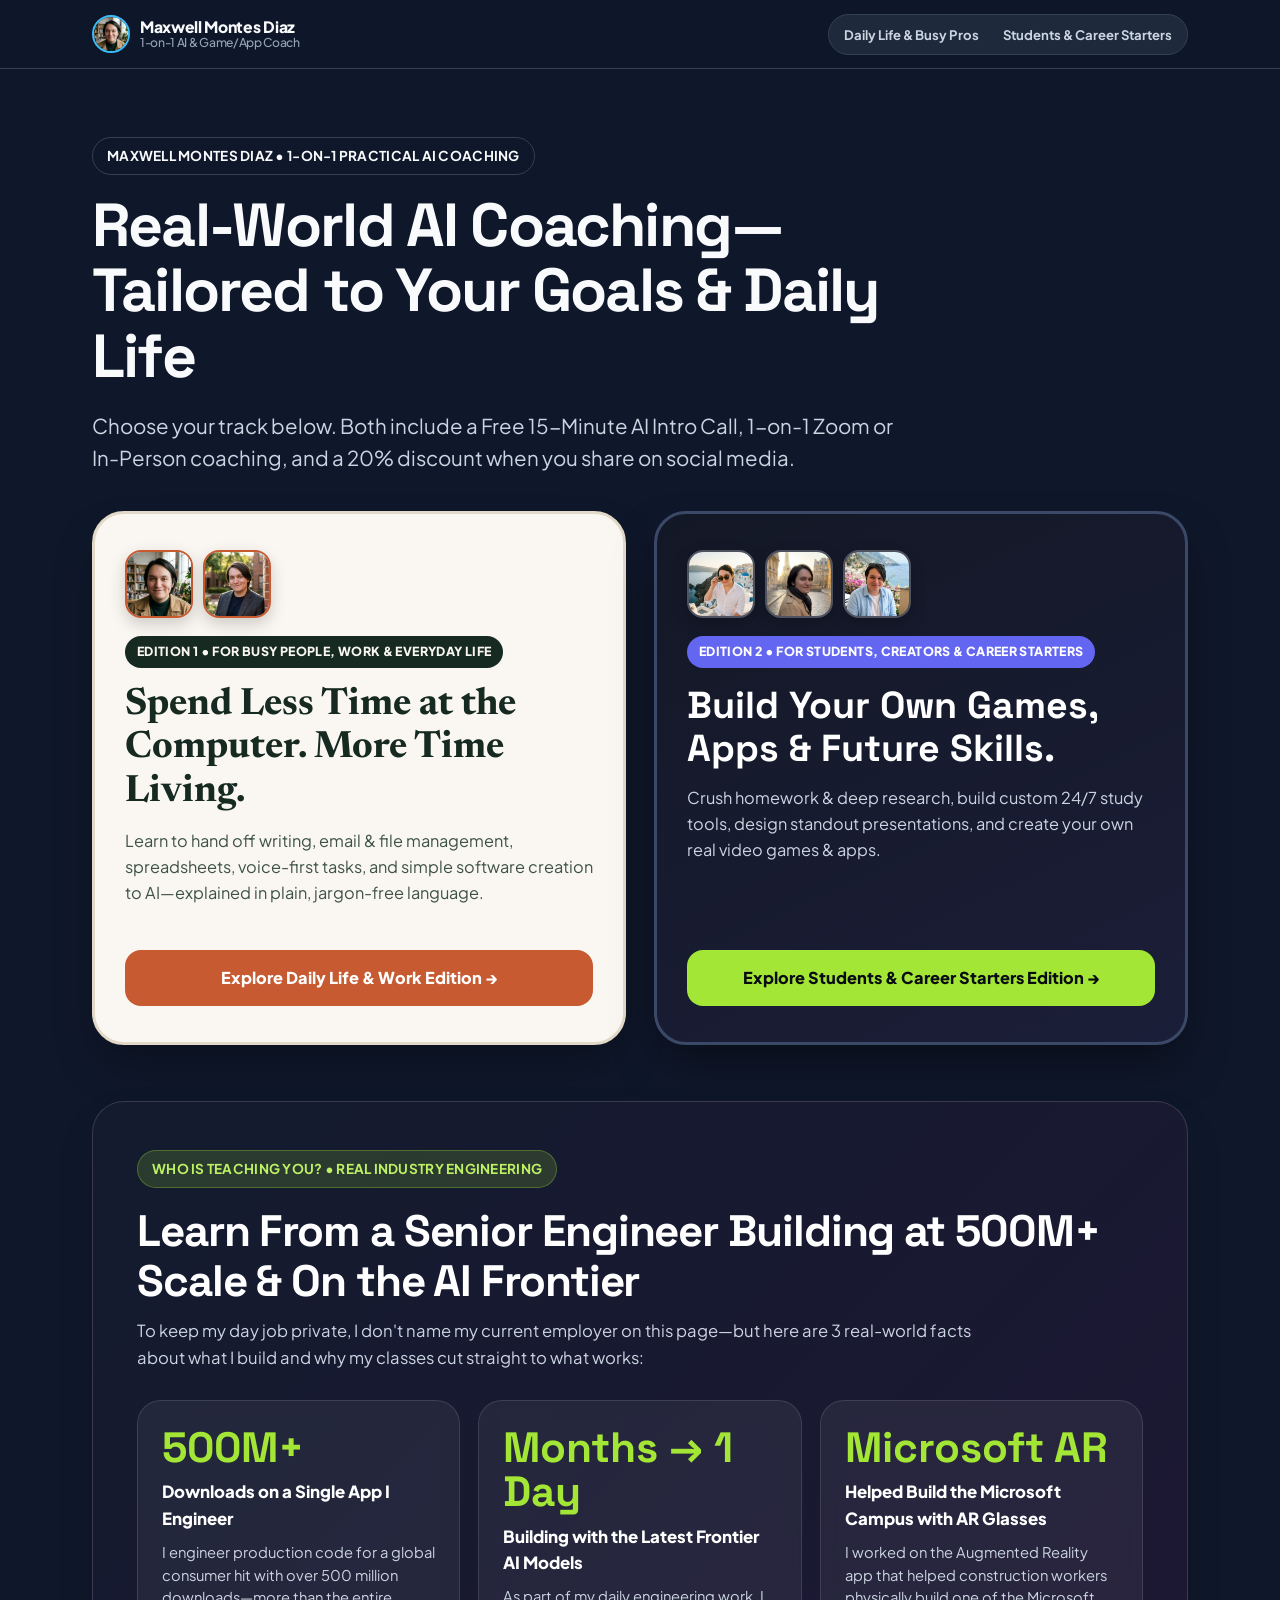
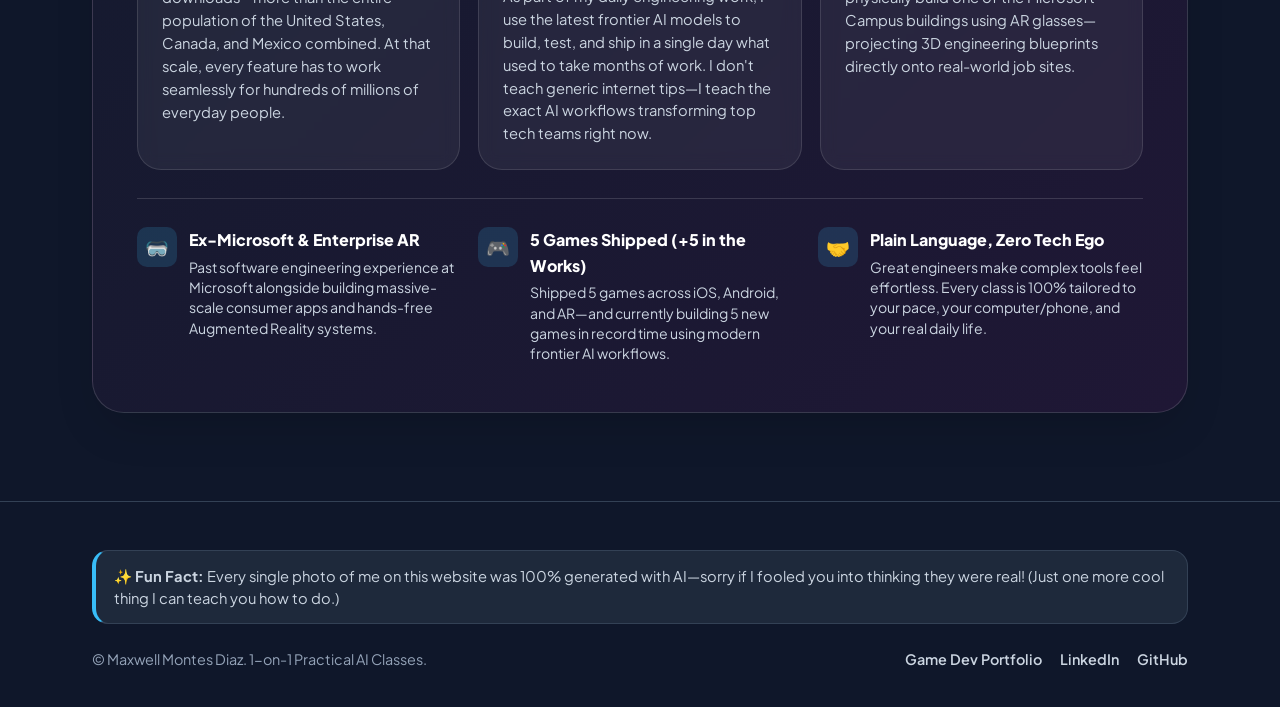
<file: index.html>
<!DOCTYPE html>
<html lang="en">
<head>
  <meta charset="utf-8" />
  <meta name="viewport" content="width=device-width, initial-scale=1" />
  <title>Maxwell Montes Diaz — 1-on-1 Practical AI, App &amp; Game Classes</title>
  <meta name="description" content="1-on-1 AI coaching by Maxwell Montes Diaz (Ex-Microsoft, 500M+ download app engineer &amp; frontier AI builder). Tailored tracks for Busy People &amp; Daily Life, and for Students, Creators &amp; Career Starters. Free 15-Min AI Intro Call!" />

  <!-- OpenGraph / WhatsApp / iMessage / Social Link Preview -->
  <meta property="og:type" content="website" />
  <meta property="og:site_name" content="Maxwell Montes Diaz • AI Coaching" />
  <meta property="og:title" content="Master AI for Daily Life — 1-on-1 Classes with Maxwell Montes Diaz" />
  <meta property="og:description" content="Free 15-Min AI Intro Call • Edition 1 (Daily Life &amp; Busy Pros): Spend less time at the computer. Edition 2 (Students &amp; Career Starters): Build your own games, apps &amp; study tools. 20% off when shared!" />
  <meta property="og:url" content="https://mascaz.github.io/AI-Lessons-Website/" />
  <meta property="og:image" content="https://mascaz.github.io/AI-Lessons-Website/assets/images/og-main.jpg" />
  <meta property="og:image:type" content="image/jpeg" />
  <meta property="og:image:width" content="1200" />
  <meta property="og:image:height" content="630" />
  <meta name="twitter:card" content="summary_large_image" />
  <meta name="twitter:title" content="Master AI for Daily Life — 1-on-1 Classes with Maxwell Montes Diaz" />
  <meta name="twitter:description" content="Free 15-Min AI Intro Call • Practical 1-on-1 AI, App &amp; Game Dev coaching." />
  <meta name="twitter:image" content="https://mascaz.github.io/AI-Lessons-Website/assets/images/og-main.jpg" />

  <!-- Google Fonts -->
  <link rel="preconnect" href="https://fonts.googleapis.com" />
  <link rel="preconnect" href="https://fonts.gstatic.com" crossorigin />
  <link href="https://fonts.googleapis.com/css2?family=Newsreader:ital,opsz,wght@0,6..72,600;0,6..72,700;1,6..72,600&family=Plus+Jakarta+Sans:wght@400;500;600;700;800&family=Space+Grotesk:wght@600;700&display=swap" rel="stylesheet" />

  <link rel="stylesheet" href="assets/css/styles.css" />
</head>
<body class="theme-gateway" data-track="gateway">

  <!-- Sticky Global Top Bar -->
  <header class="site-header">
    <div class="container header-inner">
      <a href="./" class="brand-link">
        <img src="assets/images/adults-03-loft.jpg" alt="Maxwell Montes Diaz" class="brand-avatar" id="header-brand-avatar" width="38" height="38" />
        <div class="brand-meta">
          <span class="brand-name">Maxwell Montes Diaz</span>
          <span class="brand-role" data-i18n="nav_role">1-on-1 AI &amp; Game/App Coach</span>
        </div>
      </a>

      <div class="header-controls">
        <nav class="audience-switcher" aria-label="Experience Switcher">
          <a href="adults/" class="audience-pill" data-i18n="nav_adults_pill">Daily Life &amp; Busy Pros</a>
          <a href="youth/" class="audience-pill" data-i18n="nav_youth_pill">Students &amp; Career Starters</a>
        </nav>
      </div>
    </div>
  </header>

  <main>
    <!-- Gateway Hero & Dual Track Chooser -->
    <section class="hero-section">
      <div class="container">
        <div style="max-width: 820px;">
          <div class="eyebrow-badge" data-i18n="gate_eyebrow">
            MAXWELL MONTES DIAZ • 1-ON-1 PRACTICAL AI COACHING
          </div>
          <h1 class="headline-xl" data-i18n="gate_title">
            Real-World AI Coaching—Tailored to Your Goals &amp; Daily Life
          </h1>
          <p class="hero-lead" data-i18n="gate_sub">
            Choose your track below. Both include a Free 15-Minute AI Intro Call, 1-on-1 Zoom or In-Person coaching, and a 20% discount when you share on social media.
          </p>
        </div>

        <!-- Two Distinct Experience Cards -->
        <div class="gateway-cards">
          <!-- Card 1: Daily Life & Busy Pros -->
          <article class="gateway-card gateway-card-adults" data-avatar-preview="assets/images/adults-03-loft.jpg">
            <div>
              <div class="gateway-photo-strip">
                <img src="assets/images/adults-03-loft.jpg" alt="Maxwell Montes Diaz — Studio Headshot" fetchpriority="high" width="68" height="68" />
                <img src="assets/images/adults-04-outdoor.jpg" alt="Maxwell Montes Diaz — Outdoor Headshot" width="68" height="68" />
              </div>
              <span style="display:inline-block;padding:6px 12px;border-radius:999px;background:#162A22;color:#FAF7F2;font-size:0.78rem;font-weight:800;letter-spacing:0.03em;margin-bottom:16px;" data-i18n="gate_adults_badge">
                EDITION 1 • FOR BUSY PEOPLE, WORK &amp; EVERYDAY LIFE
              </span>
              <h2 style="font-family:var(--font-serif);font-size:clamp(1.75rem,3vw,2.35rem);line-height:1.15;margin-bottom:14px;color:#162A22;" data-i18n="gate_adults_title">
                Spend Less Time at the Computer. More Time Living.
              </h2>
              <p style="color:#3E5249;font-size:1.02rem;margin-bottom:20px;" data-i18n="gate_adults_desc">
                Learn to hand off writing, email &amp; file management, spreadsheets, voice-first tasks, and simple software creation to AI—explained in plain, jargon-free language.
              </p>
            </div>
            <a href="adults/" class="btn" style="background:#C85A32;color:#FFFFFF;width:100%;" data-i18n="gate_adults_btn">
              Explore Daily Life &amp; Work Edition →
            </a>
          </article>

          <!-- Card 2: Students, Creators & Career Starters -->
          <article class="gateway-card gateway-card-youth" data-avatar-preview="assets/images/youth-05-santorini.jpg">
            <div>
              <div class="gateway-photo-strip">
                <img src="assets/images/youth-05-santorini.jpg" alt="Maxwell Montes Diaz — Santorini" width="68" height="68" />
                <img src="assets/images/youth-01-paris.jpg" alt="Maxwell Montes Diaz — Paris" width="68" height="68" />
                <img src="assets/images/youth-02-positano.jpg" alt="Maxwell Montes Diaz — Positano" width="68" height="68" />
              </div>
              <span style="display:inline-block;padding:6px 12px;border-radius:999px;background:#6366F1;color:#FFFFFF;font-size:0.78rem;font-weight:800;letter-spacing:0.03em;margin-bottom:16px;" data-i18n="gate_youth_badge">
                EDITION 2 • FOR STUDENTS, CREATORS &amp; CAREER STARTERS
              </span>
              <h2 style="font-family:var(--font-display);font-size:clamp(1.75rem,3vw,2.35rem);line-height:1.15;margin-bottom:14px;color:#FFFFFF;" data-i18n="gate_youth_title">
                Build Your Own Games, Apps &amp; Future Skills.
              </h2>
              <p style="color:#CBD5E1;font-size:1.02rem;margin-bottom:20px;" data-i18n="gate_youth_desc">
                Crush homework &amp; deep research, build custom 24/7 study tools, design standout presentations, and create your own real video games &amp; apps.
              </p>
            </div>
            <a href="youth/" class="btn" style="background:#A3E635;color:#090C12;width:100%;" data-i18n="gate_youth_btn">
              Explore Students &amp; Career Starters Edition →
            </a>
          </article>
        </div>

        <!-- Credibility Showcase -->
        <div class="credibility-showcase">
          <div style="display:grid;grid-template-columns:1fr;gap:28px;align-items:center;">
            <div>
              <div class="eyebrow-badge" data-i18n="cred_eyebrow">
                WHO IS TEACHING YOU? • REAL INDUSTRY ENGINEERING
              </div>
              <h2 class="headline-lg" style="color:#FFFFFF;margin-bottom:12px;" data-i18n="cred_title">
                Learn From a Senior Engineer Building at 500M+ Scale &amp; On the AI Frontier
              </h2>
              <p style="color:#CBD5E1;max-width:72ch;font-size:1.04rem;" data-i18n="cred_subtitle">
                To keep my day job private, I don't name my current employer on this page—but here are 3 real-world facts about what I build and why my classes cut straight to what works:
              </p>
            </div>
          </div>

          <div class="mystery-stats-grid">
            <div class="mystery-stat-card">
              <div class="stat-big" data-i18n="stat1_num">500M+</div>
              <div class="stat-title" data-i18n="stat1_title">Downloads on a Single App I Engineer</div>
              <p class="stat-desc" data-i18n="stat1_desc">
                I engineer production code for a global consumer hit with over 500 million downloads—more than the entire population of the United States, Canada, and Mexico combined. At that scale, every feature has to work seamlessly for hundreds of millions of everyday people.
              </p>
            </div>

            <div class="mystery-stat-card">
              <div class="stat-big" data-i18n="stat2_num">Months → 1 Day</div>
              <div class="stat-title" data-i18n="stat2_title">Building with the Latest Frontier AI Models</div>
              <p class="stat-desc" data-i18n="stat2_desc">
                As part of my daily engineering work, I use the latest frontier AI models to build, test, and ship in a single day what used to take months of work. I don't teach generic internet tips—I teach the exact AI workflows transforming top tech teams right now.
              </p>
            </div>

            <div class="mystery-stat-card">
              <div class="stat-big" data-i18n="stat3_num">Microsoft AR</div>
              <div class="stat-title" data-i18n="stat3_title">Helped Build the Microsoft Campus with AR Glasses</div>
              <p class="stat-desc" data-i18n="stat3_desc">
                I worked on the Augmented Reality app that helped construction workers physically build one of the Microsoft Campus buildings using AR glasses—projecting 3D engineering blueprints directly onto real-world job sites.
              </p>
            </div>
          </div>

          <div class="experience-timeline">
            <div class="exp-item">
              <div class="exp-badge">🥽</div>
              <div>
                <h4 data-i18n="exp1_title">Ex-Microsoft &amp; Enterprise AR</h4>
                <p data-i18n="exp1_desc">Past software engineering experience at Microsoft alongside building massive-scale consumer apps and hands-free Augmented Reality systems.</p>
              </div>
            </div>
            <div class="exp-item">
              <div class="exp-badge">🎮</div>
              <div>
                <h4 data-i18n="exp2_title">5 Games Shipped (+5 in the Works)</h4>
                <p data-i18n="exp2_desc">Shipped 5 games across iOS, Android, and AR—and currently building 5 new games in record time using modern frontier AI workflows.</p>
              </div>
            </div>
            <div class="exp-item">
              <div class="exp-badge">🤝</div>
              <div>
                <h4 data-i18n="exp3_title">Plain Language, Zero Tech Ego</h4>
                <p data-i18n="exp3_desc">Great engineers make complex tools feel effortless. Every class is 100% tailored to your pace, your computer/phone, and your real daily life.</p>
              </div>
            </div>
          </div>
        </div>
      </div>
    </section>
  </main>

  <!-- Footer with QR Code Generator Modal Trigger -->
  <footer class="site-footer">
    <div class="container">
      <div class="ai-photo-funfact" data-i18n="footer_ai_photos_fact">
        ✨ <strong>Fun Fact:</strong> Every single photo of me on this website was 100% generated with AI—sorry if I fooled you into thinking they were real! (Just one more cool thing I can teach you how to do.)
      </div>
      <div class="footer-inner">
        <div data-i18n="footer_rights">© Maxwell Montes Diaz. 1-on-1 Practical AI Classes.</div>
        <div class="footer-links">
          <button type="button" id="open-qr-modal" data-i18n="footer_qr_btn" hidden style="display:none;">📱 Get QR Codes for Physical Business Cards</button>
          <a href="https://mascaz.github.io" target="_blank" rel="noopener" data-i18n="footer_portfolio">Game Dev Portfolio</a>
          <a href="https://www.linkedin.com/in/maxwell-montes-diaz/" target="_blank" rel="noopener">LinkedIn</a>
          <a href="https://github.com/Mascaz" target="_blank" rel="noopener">GitHub</a>
        </div>
      </div>
    </div>
  </footer>

  <!-- Mobile Sticky Bar -->
  <div class="mobile-sticky-bar">
    <a href="#" data-contact="wa-audit" class="btn btn-whatsapp" data-i18n="cta_whatsapp_short">WhatsApp (Free 15-Min Intro)</a>
    <a href="#" data-contact="sms" class="btn-sms-mini" data-i18n="cta_sticky_sms">SMS Text</a>
  </div>

  <!-- Native Dialog Modal for Business Card QR Codes -->
  <dialog id="qr-dialog" class="qr-modal">
    <div style="display:flex;justify-content:space-between;align-items:center;gap:12px;">
      <h3 style="font-size:1.3rem;font-weight:800;">QR Codes for Your Physical Cards</h3>
      <button type="button" id="close-qr-modal" style="color:#94A3B8;font-size:1.5rem;line-height:1;">✕</button>
    </div>
    <p style="color:#CBD5E1;font-size:0.92rem;margin-top:8px;">
      Right-click or long-press either QR code to save it for your business cards. Each link automatically opens in English or Spanish based on the person's phone language!
    </p>
    <div class="qr-grid">
      <div class="qr-box">
        <div style="font-weight:800;color:#FDBA74;">Card 1: Daily Life &amp; Busy Pros</div>
        <img id="qr-img-adults" alt="QR Code for Daily Life and Work Website" width="180" height="180" loading="lazy" />
        <div id="qr-url-adults" style="font-family:var(--font-mono);font-size:0.76rem;color:#94A3B8;word-break:break-all;"></div>
      </div>
      <div class="qr-box">
        <div style="font-weight:800;color:#A3E635;">Card 2: Students &amp; Career Starters</div>
        <img id="qr-img-youth" alt="QR Code for Students and Career Starters Website" width="180" height="180" loading="lazy" />
        <div id="qr-url-youth" style="font-family:var(--font-mono);font-size:0.76rem;color:#94A3B8;word-break:break-all;"></div>
      </div>
    </div>
    <div style="margin-top:18px;text-align:center;">
      <a href="cards/" class="btn" style="background:#38BDF8;color:#090C12;width:100%;font-size:0.95rem;padding:12px 18px;">
        🪪 Open Printable Business Cards Studio (Single &amp; Double-Sided, EN/ES) →
      </a>
    </div>
  </dialog>

  <script src="assets/js/site.js"></script>
</body>
</html>
</file>
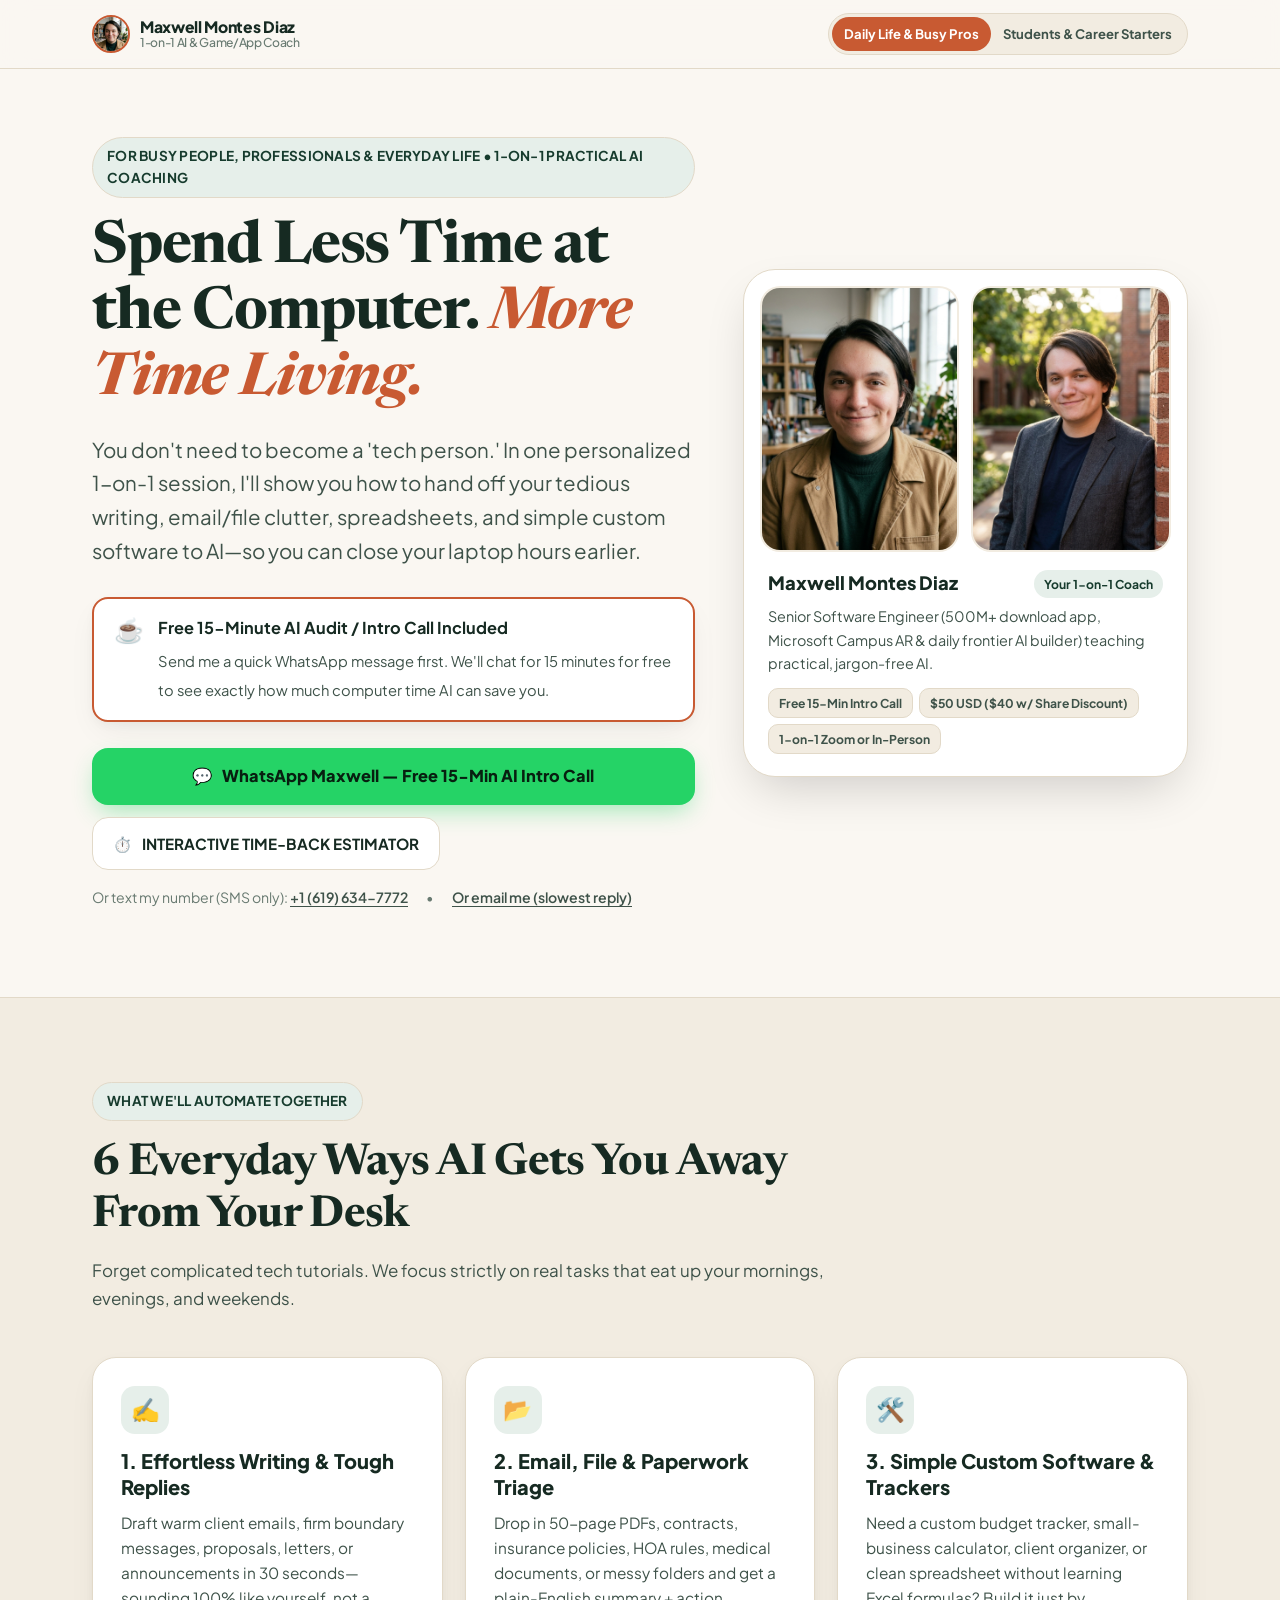
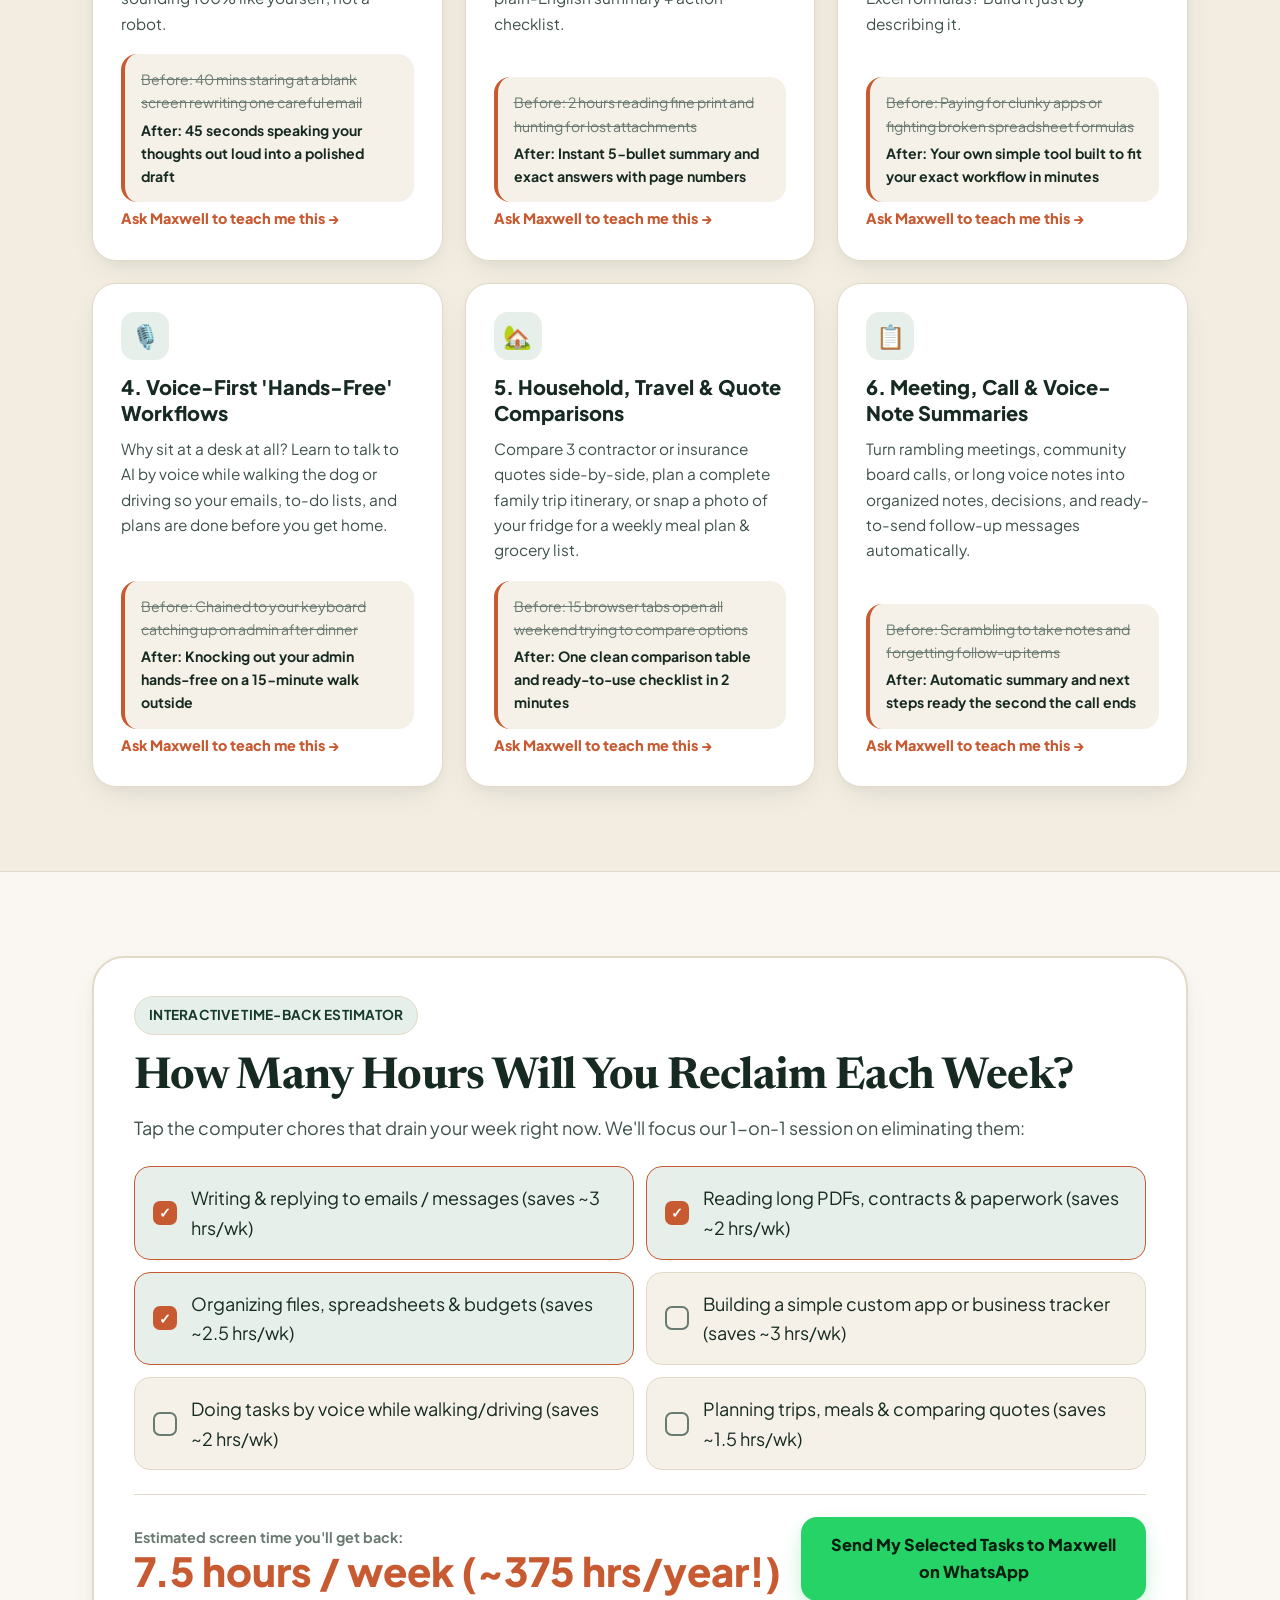
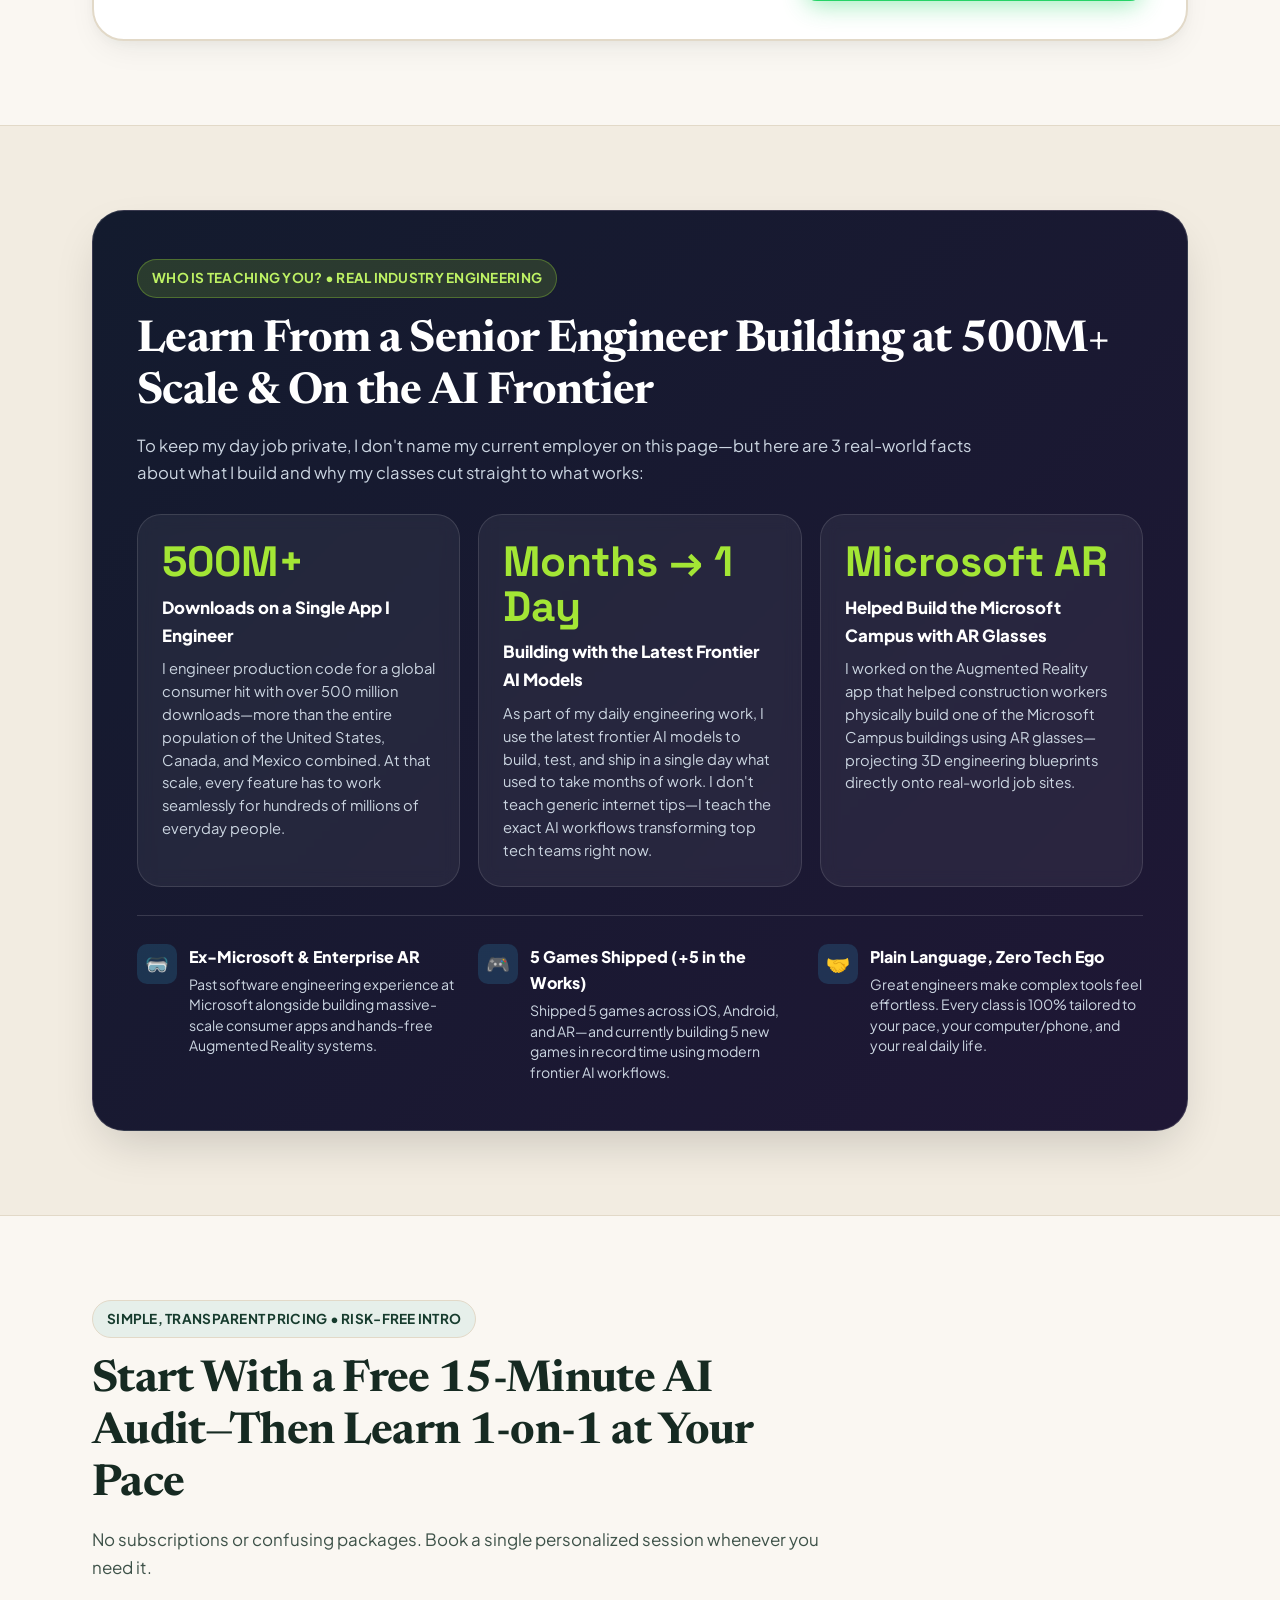
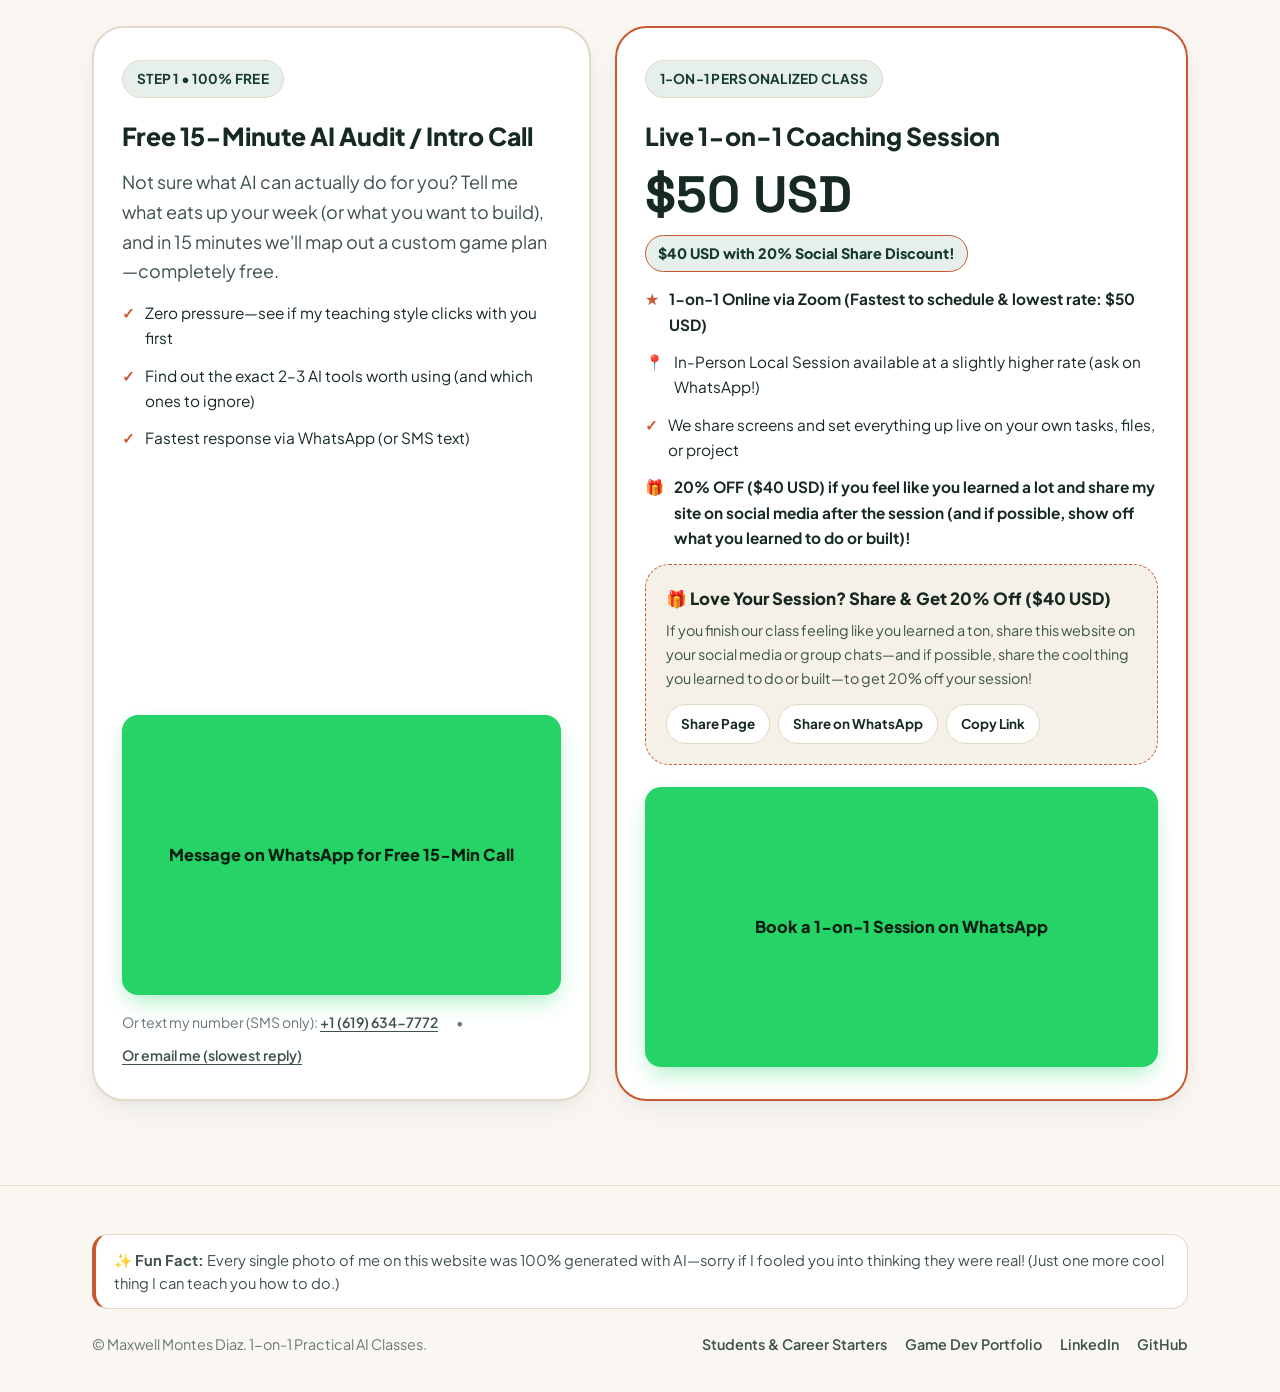
<file: adults/index.html>
<!DOCTYPE html>
<html lang="en">
<head>
  <meta charset="utf-8" />
  <meta name="viewport" content="width=device-width, initial-scale=1" />
  <title>Spend Less Time at the Computer — 1-on-1 AI Classes with Maxwell Montes Diaz</title>
  <meta name="description" content="Practical 1-on-1 AI coaching for busy people, professionals, and everyday life. Hand off writing, email/file management, spreadsheets, and simple custom software to AI. Free 15-Min AI Intro Call!" />

  <!-- OpenGraph / WhatsApp / iMessage / Social Link Preview -->
  <meta property="og:type" content="website" />
  <meta property="og:site_name" content="Maxwell Montes Diaz • Practical AI Coaching" />
  <meta property="og:title" content="Spend Less Time at the Computer. More Time Living. — 1-on-1 AI Classes" />
  <meta property="og:description" content="Free 15-Min AI Intro Call • Learn to automate writing, email &amp; file management, and simple custom software in 1-on-1 sessions (20% off when shared!)." />
  <meta property="og:url" content="https://mascaz.github.io/AI-Lessons-Website/adults/" />
  <meta property="og:image" content="https://mascaz.github.io/AI-Lessons-Website/assets/images/og-adults.jpg" />
  <meta property="og:image:type" content="image/jpeg" />
  <meta property="og:image:width" content="1200" />
  <meta property="og:image:height" content="630" />
  <meta name="twitter:card" content="summary_large_image" />
  <meta name="twitter:title" content="Spend Less Time at the Computer. More Time Living. — 1-on-1 AI Classes" />
  <meta name="twitter:description" content="Free 15-Min AI Intro Call • Jargon-free 1-on-1 AI coaching by Maxwell Montes Diaz (Ex-Microsoft, 500M+ download app engineer &amp; frontier AI builder)." />
  <meta name="twitter:image" content="https://mascaz.github.io/AI-Lessons-Website/assets/images/og-adults.jpg" />

  <!-- Google Fonts -->
  <link rel="preconnect" href="https://fonts.googleapis.com" />
  <link rel="preconnect" href="https://fonts.gstatic.com" crossorigin />
  <link href="https://fonts.googleapis.com/css2?family=Newsreader:ital,opsz,wght@0,6..72,600;0,6..72,700;1,6..72,600&family=Plus+Jakarta+Sans:wght@400;500;600;700;800&family=Space+Grotesk:wght@600;700&display=swap" rel="stylesheet" />

  <link rel="stylesheet" href="../assets/css/styles.css" />
</head>
<body class="theme-adults" data-track="adults">

  <!-- Sticky Global Top Bar -->
  <header class="site-header">
    <div class="container header-inner">
      <a href="../" class="brand-link">
        <img src="../assets/images/adults-03-loft.jpg" alt="Maxwell Montes Diaz" class="brand-avatar" id="header-brand-avatar" width="38" height="38" />
        <div class="brand-meta">
          <span class="brand-name">Maxwell Montes Diaz</span>
          <span class="brand-role" data-i18n="nav_role">1-on-1 AI &amp; Game/App Coach</span>
        </div>
      </a>

      <div class="header-controls">
        <nav class="audience-switcher" aria-label="Experience Switcher">
          <a href="../adults/" class="audience-pill active-adults" aria-current="page" data-i18n="nav_adults_pill">Daily Life &amp; Busy Pros</a>
          <a href="../youth/" class="audience-pill" data-i18n="nav_youth_pill">Students &amp; Career Starters</a>
        </nav>
      </div>
    </div>
  </header>

  <main>
    <!-- Hero Section -->
    <section class="hero-section">
      <div class="container hero-grid">
        <div>
          <div class="eyebrow-badge" data-i18n="adults_eyebrow">
            FOR BUSY PEOPLE, PROFESSIONALS &amp; EVERYDAY LIFE • 1-ON-1 PRACTICAL AI COACHING
          </div>
          <h1 class="headline-xl" data-i18n="adults_hero_title">
            Spend Less Time at the Computer. <span class="highlight-adults">More Time Living.</span>
          </h1>
          <p class="hero-lead" data-i18n="adults_hero_lead">
            You don't need to become a "tech person." In one personalized 1-on-1 session, I'll show you how to hand off your tedious writing, email/file clutter, spreadsheets, and simple custom software to AI—so you can close your laptop hours earlier.
          </p>

          <!-- Free 15-Minute AI Audit Callout -->
          <div class="audit-offer-banner">
            <div class="audit-offer-icon" aria-hidden="true">☕</div>
            <div class="audit-offer-text">
              <strong data-i18n="adults_offer_strong">Free 15-Minute AI Audit / Intro Call Included</strong>
              <span data-i18n="adults_offer_span">Send me a quick WhatsApp message first. We'll chat for 15 minutes for free to see exactly how much computer time AI can save you.</span>
            </div>
          </div>

          <!-- Contact CTA Hierarchy: #1 WhatsApp, #2 SMS Text, #3 Email -->
          <div class="cta-stack">
            <div class="cta-row-primary">
              <a href="#" data-contact="wa-audit" class="btn btn-whatsapp">
                <span>💬</span>
                <span data-i18n="cta_whatsapp_audit">WhatsApp Maxwell — Free 15-Min AI Intro Call</span>
              </a>
              <a href="#calculator" class="btn btn-secondary">
                <span>⏱️</span>
                <span data-i18n="calc_eyebrow">Time-Back Calculator</span>
              </a>
            </div>

            <div class="contact-tier-row">
              <span>
                <span data-i18n="cta_sms_label">Or text my number (SMS only):</span>
                <a href="#" data-contact="sms" class="contact-tier-link">+1 (619) 634-7772</a>
              </span>
              <span>•</span>
              <a href="#" data-contact="email" class="contact-tier-link" data-i18n="cta_email_label">Or email me (slowest reply)</a>
            </div>
          </div>
        </div>

        <!-- Instructor Hero Collage (Pictures 03 & 04 from Professional Headshots) -->
        <aside class="hero-photo-card">
          <div class="hero-collage-adults" id="adults-photo-collage">
            <div class="collage-tile" title="Click to swap photo">
              <img
                src="../assets/images/adults-03-loft.jpg"
                alt="Maxwell Montes Diaz — Creative Studio Portrait"
                fetchpriority="high"
                width="600"
                height="800"
              />
            </div>
            <div class="collage-tile" title="Click to swap photo">
              <img
                src="../assets/images/adults-04-outdoor.jpg"
                alt="Maxwell Montes Diaz — Outdoor Natural Portrait"
                width="600"
                height="800"
              />
            </div>
          </div>
          <div class="hero-photo-caption">
            <div class="hero-photo-name">
              <span>Maxwell Montes Diaz</span>
              <span class="verified-pill" data-i18n="adults_photo_badge">Your 1-on-1 Coach</span>
            </div>
            <p class="hero-photo-bio" data-i18n="adults_photo_bio">
              Senior Software Engineer (500M+ download app, Microsoft Campus AR &amp; daily frontier AI builder) teaching practical, jargon-free AI.
            </p>
            <div class="hero-mini-pills">
              <span class="mini-pill" data-i18n="hero_pill_free">Free 15-Min Intro Call</span>
              <span class="mini-pill" data-i18n="hero_pill_price">$50 USD ($40 w/ Share Discount)</span>
              <span class="mini-pill" data-i18n="hero_pill_format">1-on-1 Zoom or In-Person</span>
            </div>
          </div>
        </aside>
      </div>
    </section>

    <!-- 6 Everyday Use Cases (Before vs. After) -->
    <section class="section section-alt" id="use-cases">
      <div class="container">
        <div class="section-header">
          <div class="eyebrow-badge" data-i18n="adults_usecases_eyebrow">WHAT WE'LL AUTOMATE TOGETHER</div>
          <h2 class="headline-lg" data-i18n="adults_usecases_title">6 Everyday Ways AI Gets You Away From Your Desk</h2>
          <p data-i18n="adults_usecases_sub">Forget complicated tech tutorials. We focus strictly on real tasks that eat up your mornings, evenings, and weekends.</p>
        </div>

        <div class="cards-grid-3">
          <!-- Use Case 1: Writing -->
          <article class="feature-card">
            <div>
              <div class="card-icon" aria-hidden="true">✍️</div>
              <h3 data-i18n="acard1_title">1. Effortless Writing &amp; Tough Replies</h3>
              <p data-i18n="acard1_desc">
                Draft warm client emails, firm boundary messages, proposals, letters, or announcements in 30 seconds—sounding 100% like yourself, not a robot.
              </p>
            </div>
            <div>
              <div class="before-after-box">
                <div class="before-line" data-i18n="acard1_before">Before: 40 mins staring at a blank screen rewriting one careful email</div>
                <div class="after-line" data-i18n="acard1_after">After: 45 seconds speaking your thoughts out loud into a polished draft</div>
              </div>
              <a
                href="#"
                class="card-action-link"
                data-wa-topic-en="Hi Maxwell! I'd love to learn how to use AI to write emails, letters, and replies faster in my own voice."
                data-wa-topic-es="¡Hola Maxwell! Me gustaría aprender a usar la IA para redactar correos, cartas y respuestas mucho más rápido."
                data-i18n="acard_cta"
              >Ask Maxwell to teach me this →</a>
            </div>
          </article>

          <!-- Use Case 2: Email & File Management -->
          <article class="feature-card">
            <div>
              <div class="card-icon" aria-hidden="true">📂</div>
              <h3 data-i18n="acard2_title">2. Email, File &amp; Paperwork Triage</h3>
              <p data-i18n="acard2_desc">
                Drop in 50-page PDFs, contracts, insurance policies, HOA rules, medical documents, or messy folders and get a plain-English summary + action checklist.
              </p>
            </div>
            <div>
              <div class="before-after-box">
                <div class="before-line" data-i18n="acard2_before">Before: 2 hours reading fine print and hunting for lost attachments</div>
                <div class="after-line" data-i18n="acard2_after">After: Instant 5-bullet summary and exact answers with page numbers</div>
              </div>
              <a
                href="#"
                class="card-action-link"
                data-wa-topic-en="Hi Maxwell! I want to learn how to use AI to manage my emails, files, and summarize long PDFs/documents."
                data-wa-topic-es="¡Hola Maxwell! Quiero aprender a usar la IA para organizar mis archivos, correos y resumir documentos largos."
                data-i18n="acard_cta"
              >Ask Maxwell to teach me this →</a>
            </div>
          </article>

          <!-- Use Case 3: Simple Software Creation -->
          <article class="feature-card">
            <div>
              <div class="card-icon" aria-hidden="true">🛠️</div>
              <h3 data-i18n="acard3_title">3. Simple Custom Software &amp; Trackers</h3>
              <p data-i18n="acard3_desc">
                Need a custom budget tracker, small-business calculator, client organizer, or clean spreadsheet without learning Excel formulas? Build it just by describing it.
              </p>
            </div>
            <div>
              <div class="before-after-box">
                <div class="before-line" data-i18n="acard3_before">Before: Paying for clunky apps or fighting broken spreadsheet formulas</div>
                <div class="after-line" data-i18n="acard3_after">After: Your own simple tool built to fit your exact workflow in minutes</div>
              </div>
              <a
                href="#"
                class="card-action-link"
                data-wa-topic-en="Hi Maxwell! I'd love to learn how to create simple custom software or trackers for my life/work without coding."
                data-wa-topic-es="¡Hola Maxwell! Me gustaría aprender a crear pequeños programas o tablas personalizadas para mi trabajo/vida sin saber programar."
                data-i18n="acard_cta"
              >Ask Maxwell to teach me this →</a>
            </div>
          </article>

          <!-- Use Case 4: Voice-First Hands-Free Workflows -->
          <article class="feature-card">
            <div>
              <div class="card-icon" aria-hidden="true">🎙️</div>
              <h3 data-i18n="acard4_title">4. Voice-First 'Hands-Free' Workflows</h3>
              <p data-i18n="acard4_desc">
                Why sit at a desk at all? Learn to talk to AI by voice while walking the dog or driving so your emails, to-do lists, and plans are done before you get home.
              </p>
            </div>
            <div>
              <div class="before-after-box">
                <div class="before-line" data-i18n="acard4_before">Before: Chained to your keyboard catching up on admin after dinner</div>
                <div class="after-line" data-i18n="acard4_after">After: Knocking out your admin hands-free on a 15-minute walk outside</div>
              </div>
              <a
                href="#"
                class="card-action-link"
                data-wa-topic-en="Hi Maxwell! I want to learn how to use AI by voice on my phone so I can stay away from the computer."
                data-wa-topic-es="¡Hola Maxwell! Quiero aprender a usar la IA por voz desde mi celular para pasar menos tiempo en la computadora."
                data-i18n="acard_cta"
              >Ask Maxwell to teach me this →</a>
            </div>
          </article>

          <!-- Use Case 5: Household, Travel & Quote Comparisons -->
          <article class="feature-card">
            <div>
              <div class="card-icon" aria-hidden="true">🏡</div>
              <h3 data-i18n="acard5_title">5. Household, Travel &amp; Quote Comparisons</h3>
              <p data-i18n="acard5_desc">
                Compare 3 contractor or insurance quotes side-by-side, plan a complete family trip itinerary, or snap a photo of your fridge for a weekly meal plan &amp; grocery list.
              </p>
            </div>
            <div>
              <div class="before-after-box">
                <div class="before-line" data-i18n="acard5_before">Before: 15 browser tabs open all weekend trying to compare options</div>
                <div class="after-line" data-i18n="acard5_after">After: One clean comparison table and ready-to-use checklist in 2 minutes</div>
              </div>
              <a
                href="#"
                class="card-action-link"
                data-wa-topic-en="Hi Maxwell! I'd like to learn how to use AI for travel planning, comparing quotes, and household logistics."
                data-wa-topic-es="¡Hola Maxwell! Quiero aprender a usar la IA para planear viajes, comparar cotizaciones y organizar pendientes de casa."
                data-i18n="acard_cta"
              >Ask Maxwell to teach me this →</a>
            </div>
          </article>

          <!-- Use Case 6: Meeting & Call Summaries -->
          <article class="feature-card">
            <div>
              <div class="card-icon" aria-hidden="true">📋</div>
              <h3 data-i18n="acard6_title">6. Meeting, Call &amp; Voice-Note Summaries</h3>
              <p data-i18n="acard6_desc">
                Turn rambling meetings, community board calls, or long voice notes into organized notes, decisions, and ready-to-send follow-up messages automatically.
              </p>
            </div>
            <div>
              <div class="before-after-box">
                <div class="before-line" data-i18n="acard6_before">Before: Scrambling to take notes and forgetting follow-up items</div>
                <div class="after-line" data-i18n="acard6_after">After: Automatic summary and next steps ready the second the call ends</div>
              </div>
              <a
                href="#"
                class="card-action-link"
                data-wa-topic-en="Hi Maxwell! I want to learn how to automatically summarize meetings, calls, and voice notes with AI."
                data-wa-topic-es="¡Hola Maxwell! Quiero aprender a resumir juntas, llamadas y notas de voz automáticamente con IA."
                data-i18n="acard_cta"
              >Ask Maxwell to teach me this →</a>
            </div>
          </article>
        </div>
      </div>
    </section>

    <!-- Interactive Time-Back Calculator -->
    <section class="section" id="calculator">
      <div class="container">
        <div class="interactive-panel">
          <div class="eyebrow-badge" data-i18n="calc_eyebrow">INTERACTIVE TIME-BACK ESTIMATOR</div>
          <h2 class="headline-lg" data-i18n="calc_title">How Many Hours Will You Reclaim Each Week?</h2>
          <p style="color:var(--text-secondary);margin-top:8px;" data-i18n="calc_sub">
            Tap the computer chores that drain your week right now. We'll focus our 1-on-1 session on eliminating them:
          </p>

          <div class="task-checklist" role="group" aria-label="Daily computer tasks">
            <div class="task-check-item selected" role="checkbox" aria-checked="true" tabindex="0" data-hours="3">
              <div class="task-check-box">✓</div>
              <span data-i18n="calc_item1">Writing &amp; replying to emails / messages (saves ~3 hrs/wk)</span>
            </div>
            <div class="task-check-item selected" role="checkbox" aria-checked="true" tabindex="0" data-hours="2">
              <div class="task-check-box">✓</div>
              <span data-i18n="calc_item2">Reading long PDFs, contracts &amp; paperwork (saves ~2 hrs/wk)</span>
            </div>
            <div class="task-check-item selected" role="checkbox" aria-checked="true" tabindex="0" data-hours="2.5">
              <div class="task-check-box">✓</div>
              <span data-i18n="calc_item3">Organizing files, spreadsheets &amp; budgets (saves ~2.5 hrs/wk)</span>
            </div>
            <div class="task-check-item" role="checkbox" aria-checked="false" tabindex="0" data-hours="3">
              <div class="task-check-box"></div>
              <span data-i18n="calc_item4">Building a simple custom app or business tracker (saves ~3 hrs/wk)</span>
            </div>
            <div class="task-check-item" role="checkbox" aria-checked="false" tabindex="0" data-hours="2">
              <div class="task-check-box"></div>
              <span data-i18n="calc_item5">Doing tasks by voice while walking/driving (saves ~2 hrs/wk)</span>
            </div>
            <div class="task-check-item" role="checkbox" aria-checked="false" tabindex="0" data-hours="1.5">
              <div class="task-check-box"></div>
              <span data-i18n="calc_item6">Planning trips, meals &amp; comparing quotes (saves ~1.5 hrs/wk)</span>
            </div>
          </div>

          <div class="time-saved-summary">
            <div>
              <div style="font-size:0.9rem;color:var(--text-muted);font-weight:700;" data-i18n="calc_result_label">
                Estimated screen time you'll get back:
              </div>
              <div class="time-saved-number" id="calc-hours-output">7.5 hours / week (~375 hrs/year!)</div>
            </div>
            <a href="#" id="calc-wa-cta" class="btn btn-whatsapp" data-i18n="calc_cta_btn">
              Send My Selected Tasks to Maxwell on WhatsApp
            </a>
          </div>
        </div>
      </div>
    </section>

    <!-- Credibility Showcase -->
    <section class="section section-alt" id="about-maxwell">
      <div class="container">
        <div class="credibility-showcase">
          <div>
            <div class="eyebrow-badge" data-i18n="cred_eyebrow">
              WHO IS TEACHING YOU? • REAL INDUSTRY ENGINEERING
            </div>
            <h2 class="headline-lg" style="color:#FFFFFF;margin-bottom:12px;" data-i18n="cred_title">
              Learn From a Senior Engineer Building at 500M+ Scale &amp; On the AI Frontier
            </h2>
            <p style="color:#CBD5E1;max-width:72ch;font-size:1.04rem;" data-i18n="cred_subtitle">
              To keep my day job private, I don't name my current employer on this page—but here are 3 real-world facts about what I build and why my classes cut straight to what works:
            </p>
          </div>

          <div class="mystery-stats-grid">
            <div class="mystery-stat-card">
              <div class="stat-big" data-i18n="stat1_num">500M+</div>
              <div class="stat-title" data-i18n="stat1_title">Downloads on a Single App I Engineer</div>
              <p class="stat-desc" data-i18n="stat1_desc">
                I engineer production code for a global consumer hit with over 500 million downloads—more than the entire population of the United States, Canada, and Mexico combined. At that scale, every feature has to work seamlessly for hundreds of millions of everyday people.
              </p>
            </div>

            <div class="mystery-stat-card">
              <div class="stat-big" data-i18n="stat2_num">Months → 1 Day</div>
              <div class="stat-title" data-i18n="stat2_title">Building with the Latest Frontier AI Models</div>
              <p class="stat-desc" data-i18n="stat2_desc">
                As part of my daily engineering work, I use the latest frontier AI models to build, test, and ship in a single day what used to take months of work. I don't teach generic internet tips—I teach the exact AI workflows transforming top tech teams right now.
              </p>
            </div>

            <div class="mystery-stat-card">
              <div class="stat-big" data-i18n="stat3_num">Microsoft AR</div>
              <div class="stat-title" data-i18n="stat3_title">Helped Build the Microsoft Campus with AR Glasses</div>
              <p class="stat-desc" data-i18n="stat3_desc">
                I worked on the Augmented Reality app that helped construction workers physically build one of the Microsoft Campus buildings using AR glasses—projecting 3D engineering blueprints directly onto real-world job sites.
              </p>
            </div>
          </div>

          <div class="experience-timeline">
            <div class="exp-item">
              <div class="exp-badge">🥽</div>
              <div>
                <h4 data-i18n="exp1_title">Ex-Microsoft &amp; Enterprise AR</h4>
                <p data-i18n="exp1_desc">Past software engineering experience at Microsoft alongside building massive-scale consumer apps and hands-free Augmented Reality systems.</p>
              </div>
            </div>
            <div class="exp-item">
              <div class="exp-badge">🎮</div>
              <div>
                <h4 data-i18n="exp2_title">5 Games Shipped (+5 in the Works)</h4>
                <p data-i18n="exp2_desc">Shipped 5 games across iOS, Android, and AR—and currently building 5 new games in record time using modern frontier AI workflows.</p>
              </div>
            </div>
            <div class="exp-item">
              <div class="exp-badge">🤝</div>
              <div>
                <h4 data-i18n="exp3_title">Plain Language, Zero Tech Ego</h4>
                <p data-i18n="exp3_desc">Great engineers make complex tools feel effortless. Every class is 100% tailored to your pace, your computer/phone, and your real daily life.</p>
              </div>
            </div>
          </div>
        </div>
      </div>
    </section>

    <!-- Pricing, Free 15-Min Intro Call & 20% Social Share Discount -->
    <section class="section" id="pricing">
      <div class="container">
        <div class="section-header">
          <div class="eyebrow-badge" data-i18n="price_eyebrow">SIMPLE, TRANSPARENT PRICING • RISK-FREE INTRO</div>
          <h2 class="headline-lg" data-i18n="price_heading">Start With a Free 15-Minute AI Audit—Then Learn 1-on-1 at Your Pace</h2>
          <p data-i18n="price_sub">No subscriptions or confusing packages. Book a single personalized session whenever you need it.</p>
        </div>

        <div class="pricing-grid">
          <!-- Card 1: Free 15-Min AI Audit -->
          <div class="pricing-card">
            <div>
              <div class="eyebrow-badge" data-i18n="audit_card_badge">STEP 1 • 100% FREE</div>
              <h3 style="font-size:1.55rem;font-weight:800;margin-bottom:10px;" data-i18n="audit_card_title">
                Free 15-Minute AI Audit / Intro Call
              </h3>
              <p style="color:var(--text-secondary);" data-i18n="audit_card_desc">
                Not sure what AI can actually do for you? Tell me what eats up your week (or what you want to build), and in 15 minutes we'll map out a custom game plan—completely free.
              </p>

              <ul class="pricing-features">
                <li>
                  <span class="check-icon">✓</span>
                  <span data-i18n="audit_bullet1">Zero pressure—see if my teaching style clicks with you first</span>
                </li>
                <li>
                  <span class="check-icon">✓</span>
                  <span data-i18n="audit_bullet2">Find out the exact 2–3 AI tools worth using (and which ones to ignore)</span>
                </li>
                <li>
                  <span class="check-icon">✓</span>
                  <span data-i18n="audit_bullet3">Fastest response via WhatsApp (or SMS text)</span>
                </li>
              </ul>
            </div>

            <div class="cta-stack">
              <a href="#" data-contact="wa-audit" class="btn btn-whatsapp" data-i18n="audit_card_btn">
                Message on WhatsApp for Free 15-Min Call
              </a>
              <div class="contact-tier-row">
                <span>
                  <span data-i18n="cta_sms_label">Or text my number (SMS only):</span>
                  <a href="#" data-contact="sms" class="contact-tier-link">+1 (619) 634-7772</a>
                </span>
                <span>•</span>
                <a href="#" data-contact="email" class="contact-tier-link" data-i18n="cta_email_label">Or email me (slowest reply)</a>
              </div>
            </div>
          </div>

          <!-- Card 2: 1-on-1 Coaching Session -->
          <div class="pricing-card featured">
            <div>
              <div class="eyebrow-badge" data-i18n="session_card_badge">1-ON-1 PERSONALIZED CLASS</div>
              <h3 style="font-size:1.55rem;font-weight:800;" data-i18n="session_card_title">
                Live 1-on-1 Coaching Session
              </h3>

              <div class="price-tag-row">
                <span class="price-main" data-i18n="session_price_regular">$50 USD</span>
                <span class="price-discounted-pill" data-i18n="session_price_discount_badge">$40 USD with 20% Social Share Discount!</span>
              </div>

              <ul class="pricing-features">
                <li>
                  <span class="check-icon">★</span>
                  <strong data-i18n="session_format_zoom">1-on-1 Online via Zoom (Fastest to schedule &amp; lowest rate: $50 USD)</strong>
                </li>
                <li>
                  <span class="check-icon">📍</span>
                  <span data-i18n="session_format_inperson">In-Person Local Session available at a slightly higher rate (ask on WhatsApp!)</span>
                </li>
                <li>
                  <span class="check-icon">✓</span>
                  <span data-i18n="session_bullet_custom">We share screens and set everything up live on your own tasks, files, or project</span>
                </li>
                <li>
                  <span class="check-icon">🎁</span>
                  <strong data-i18n="session_bullet_discount">20% OFF ($40 USD) if you feel like you learned a lot and share my site on social media after the session (and if possible, show off what you learned to do or built)!</strong>
                </li>
              </ul>

              <!-- 20% Share Widget -->
              <div class="share-discount-box">
                <h4 data-i18n="share_box_title">🎁 Love Your Session? Share &amp; Get 20% Off ($40 USD)</h4>
                <p data-i18n="share_box_desc">
                  If you finish our class feeling like you learned a ton, share this website on your social media or group chats—and if possible, share the cool thing you learned to do or built—to get 20% off your session!
                </p>
                <div class="share-buttons-row">
                  <button type="button" id="btn-share-native" class="share-chip" data-i18n="share_btn_native">Share Page</button>
                  <button type="button" id="btn-share-wa" class="share-chip" data-i18n="share_btn_wa">Share on WhatsApp</button>
                  <button type="button" id="btn-share-copy" class="share-chip" data-i18n="share_btn_copy">Copy Link</button>
                </div>
              </div>
            </div>

            <a href="#" data-contact="wa-book" class="btn btn-whatsapp" data-i18n="session_card_btn">
              Book a 1-on-1 Session on WhatsApp
            </a>
          </div>
        </div>
      </div>
    </section>
  </main>

  <!-- Footer -->
  <footer class="site-footer">
    <div class="container">
      <div class="ai-photo-funfact" data-i18n="footer_ai_photos_fact">
        ✨ <strong>Fun Fact:</strong> Every single photo of me on this website was 100% generated with AI—sorry if I fooled you into thinking they were real! (Just one more cool thing I can teach you how to do.)
      </div>
      <div class="footer-inner">
        <div data-i18n="footer_rights">© Maxwell Montes Diaz. 1-on-1 Practical AI Classes.</div>
        <div class="footer-links">
          <a href="../youth/" data-i18n="nav_youth_pill">Students &amp; Career Starters</a>
          <a href="https://mascaz.github.io" target="_blank" rel="noopener" data-i18n="footer_portfolio">Game Dev Portfolio</a>
          <a href="https://www.linkedin.com/in/maxwell-montes-diaz/" target="_blank" rel="noopener">LinkedIn</a>
          <a href="https://github.com/Mascaz" target="_blank" rel="noopener">GitHub</a>
        </div>
      </div>
    </div>
  </footer>

  <!-- Mobile Sticky Bottom Bar -->
  <div class="mobile-sticky-bar">
    <a href="#" data-contact="wa-audit" class="btn btn-whatsapp" data-i18n="cta_whatsapp_short">WhatsApp (Free 15-Min Intro)</a>
    <a href="#" data-contact="sms" class="btn-sms-mini" data-i18n="cta_sticky_sms">SMS Text</a>
  </div>

  <script src="../assets/js/site.js"></script>
</body>
</html>
</file>
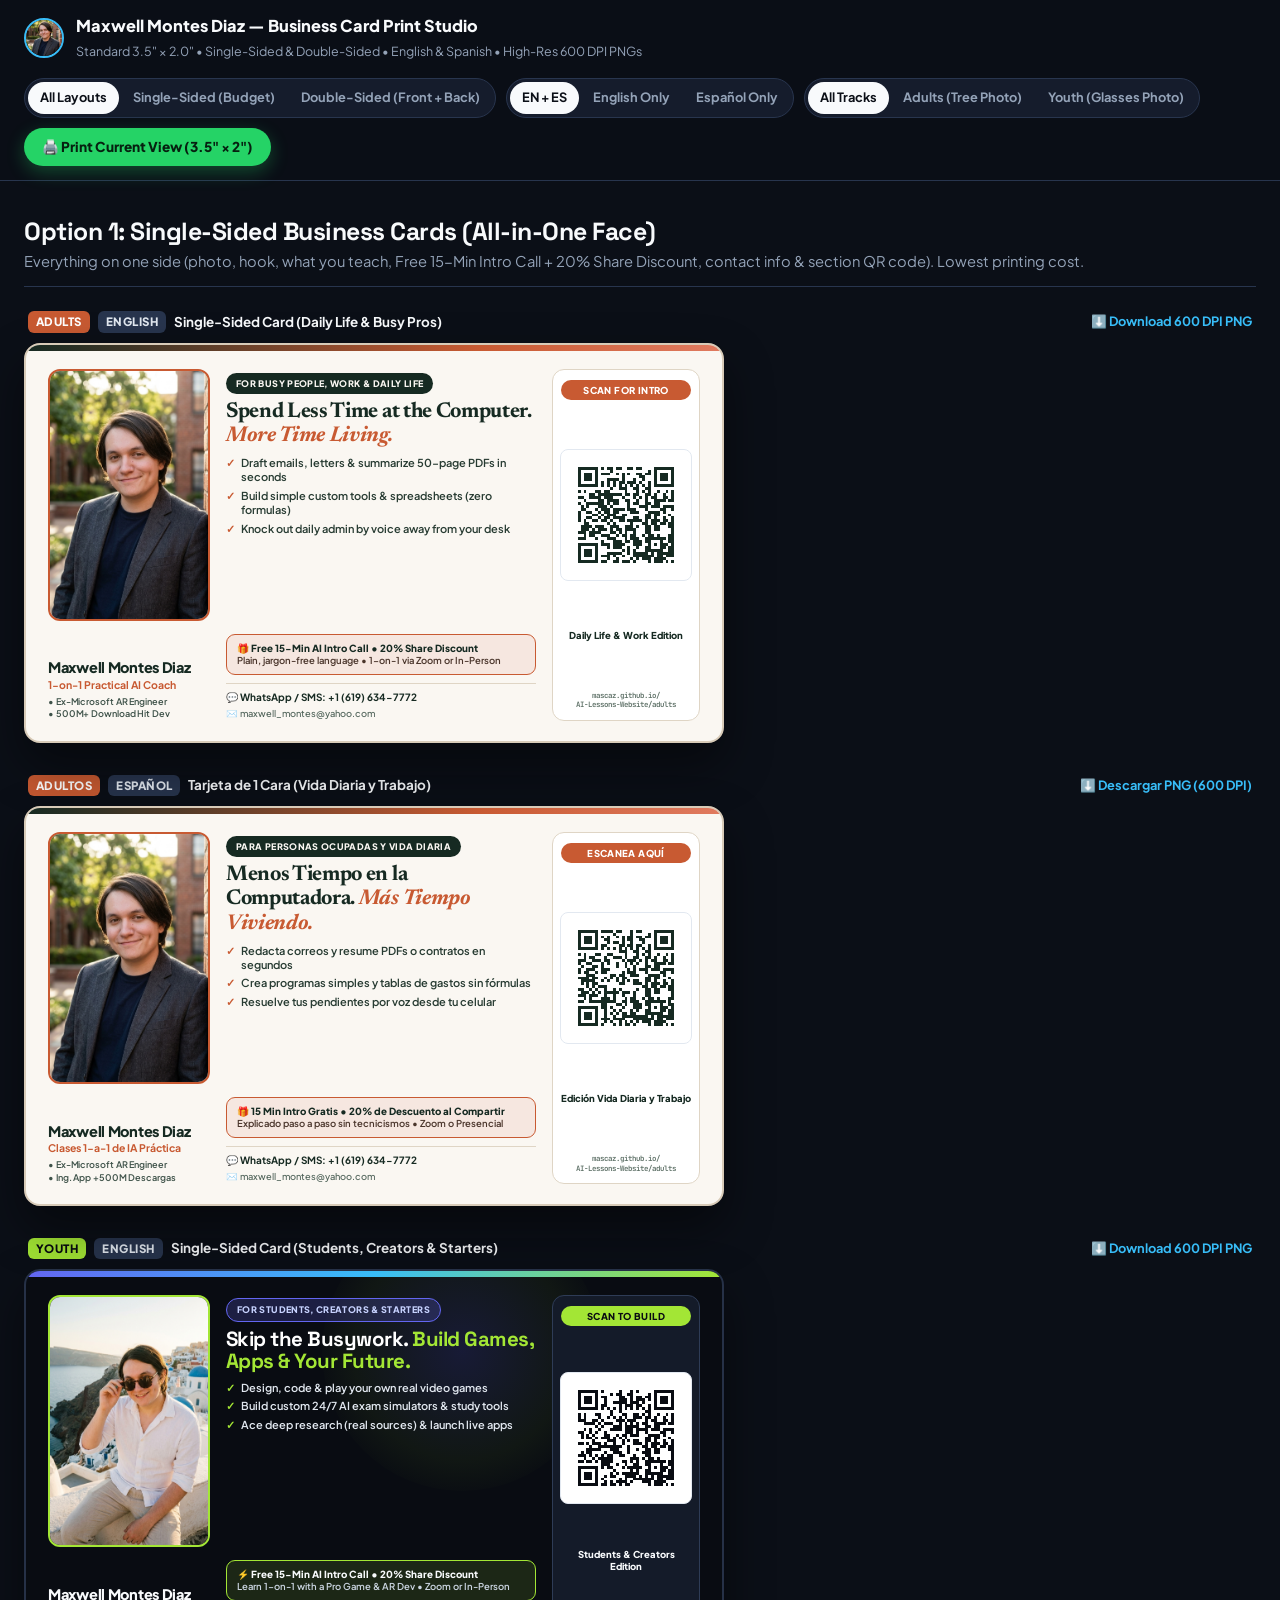
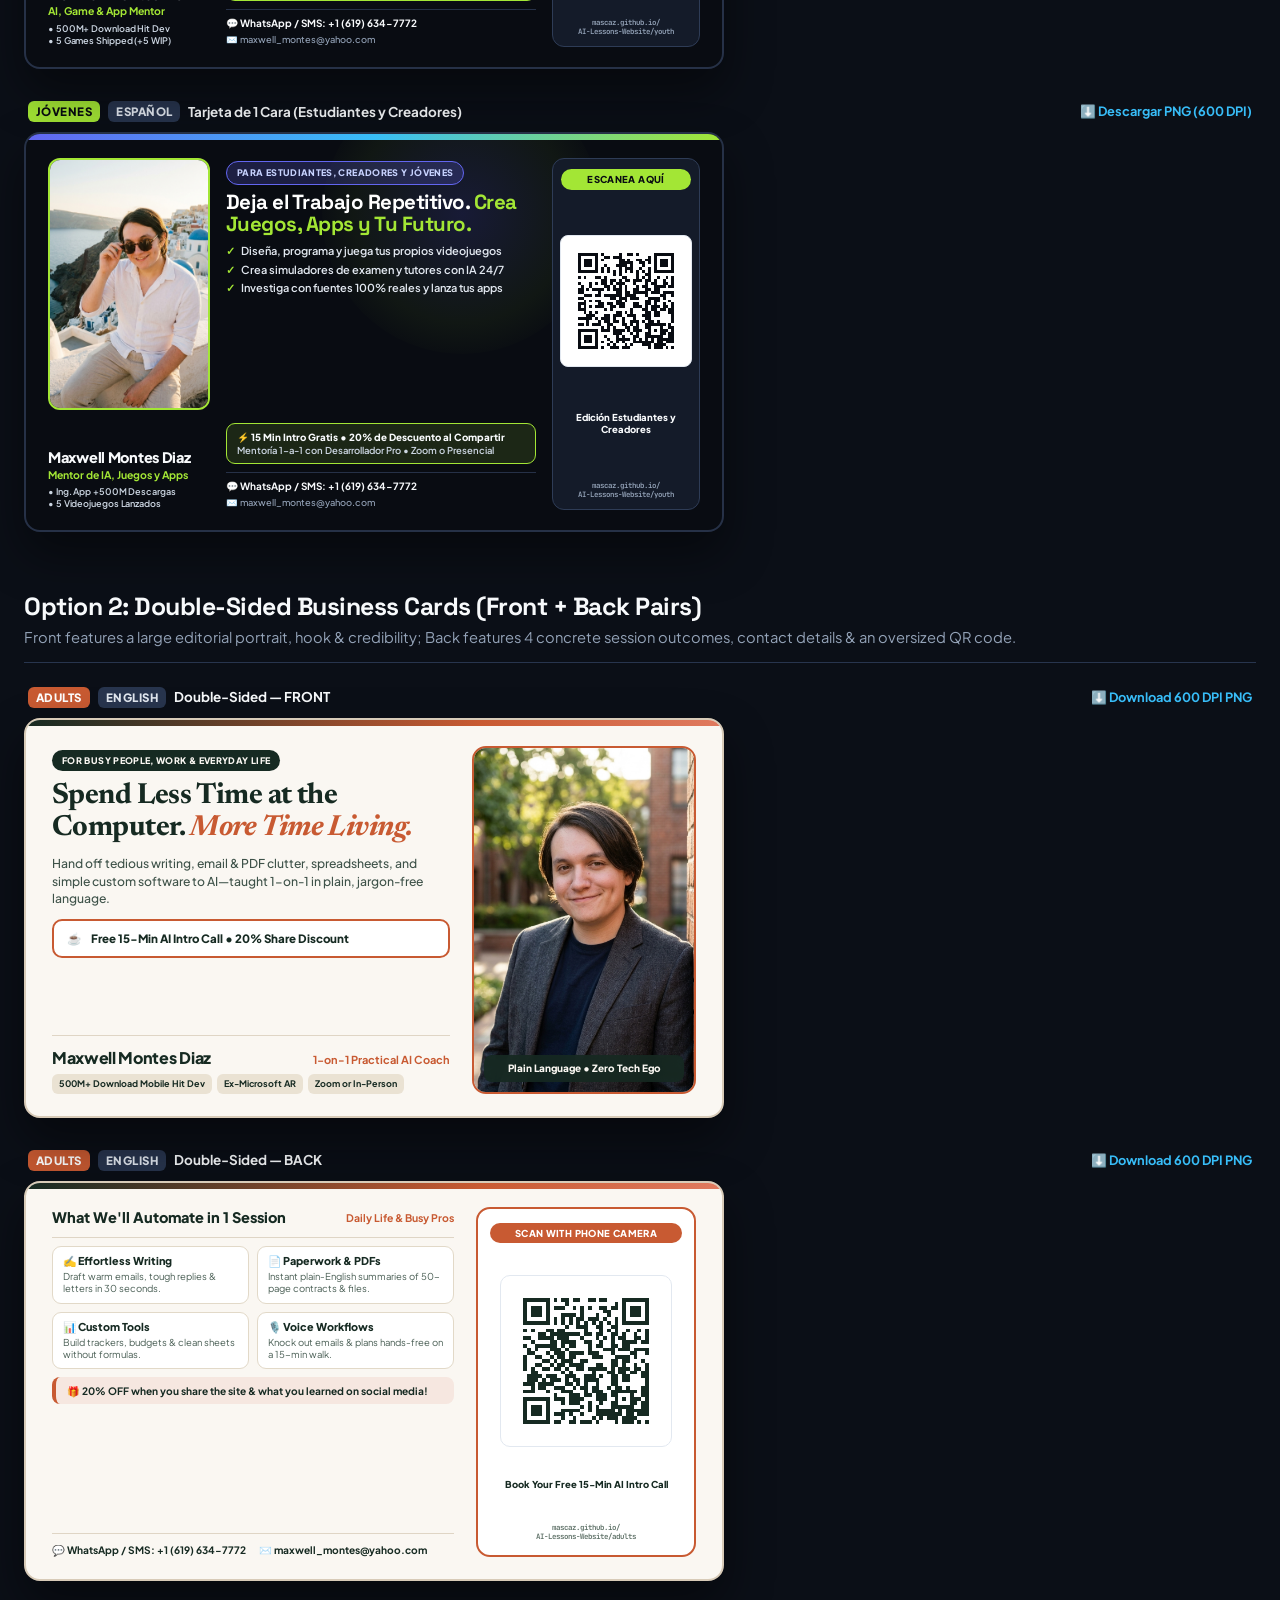
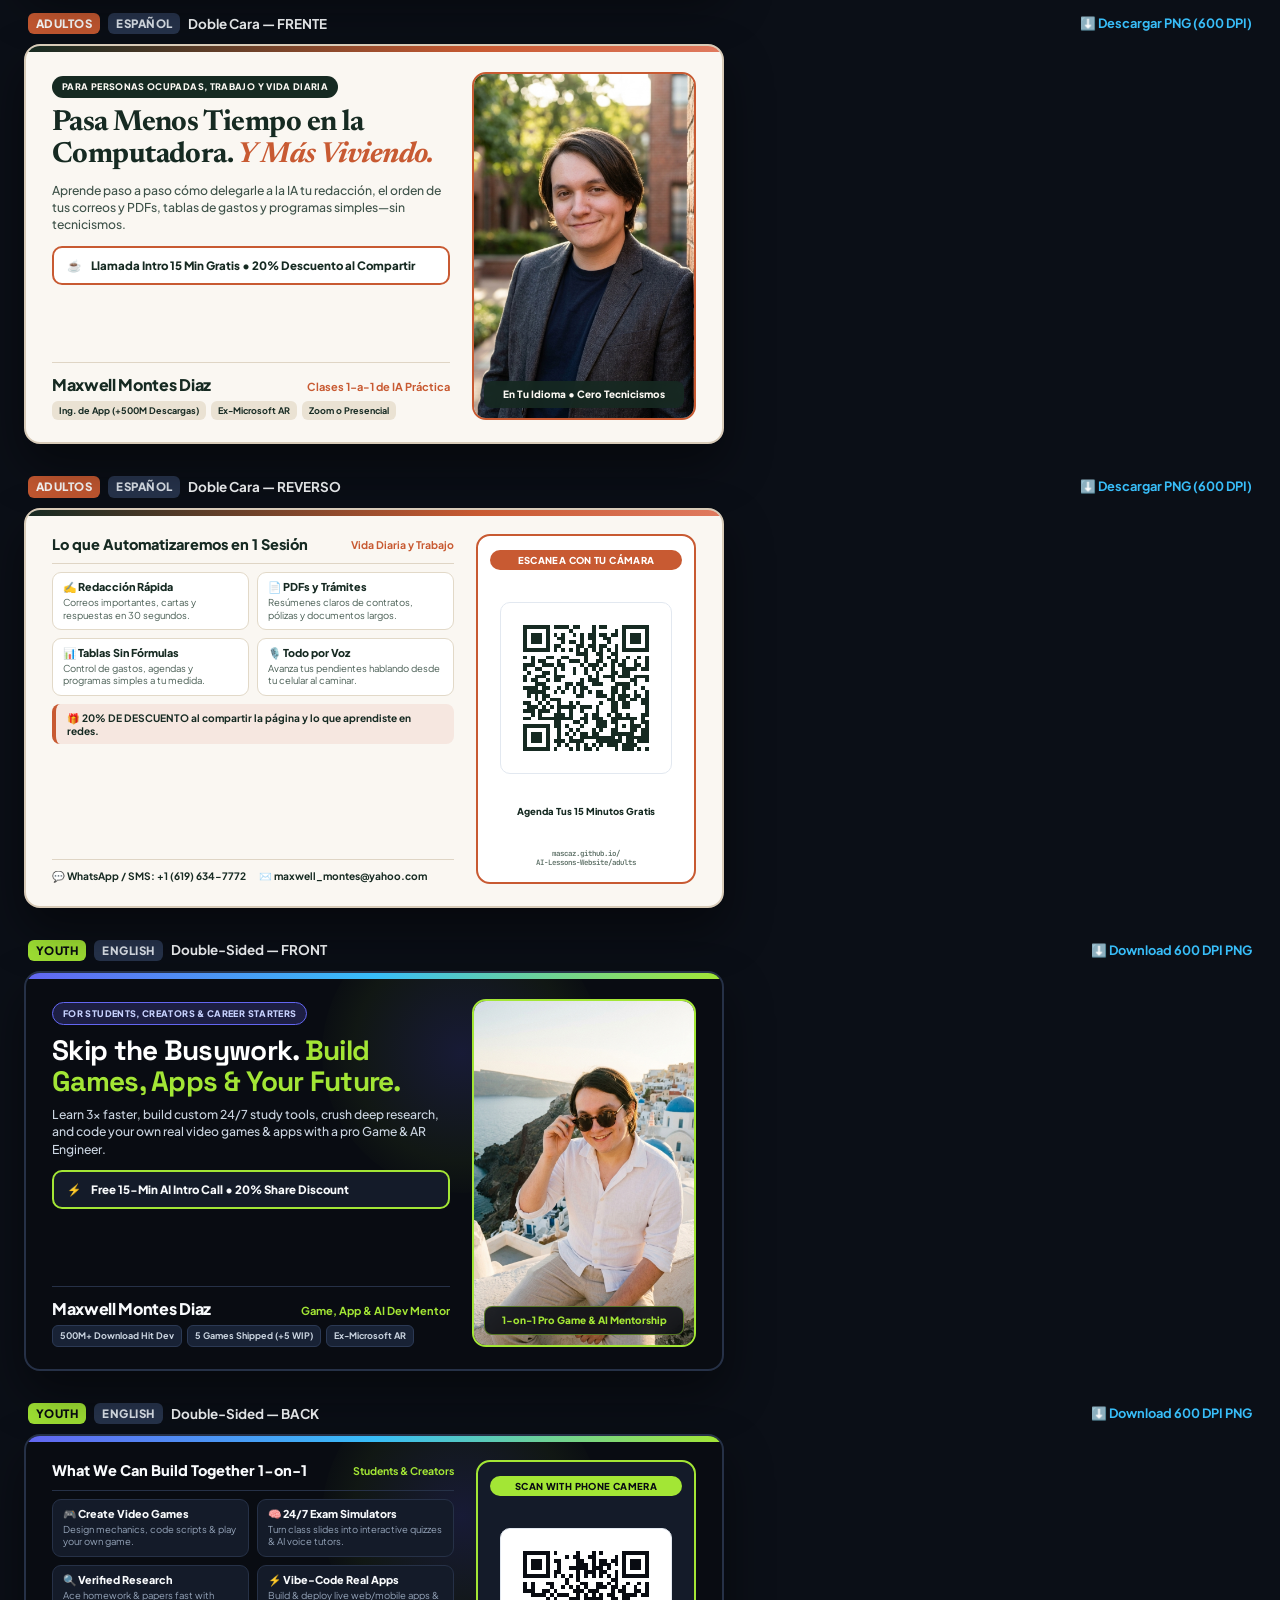
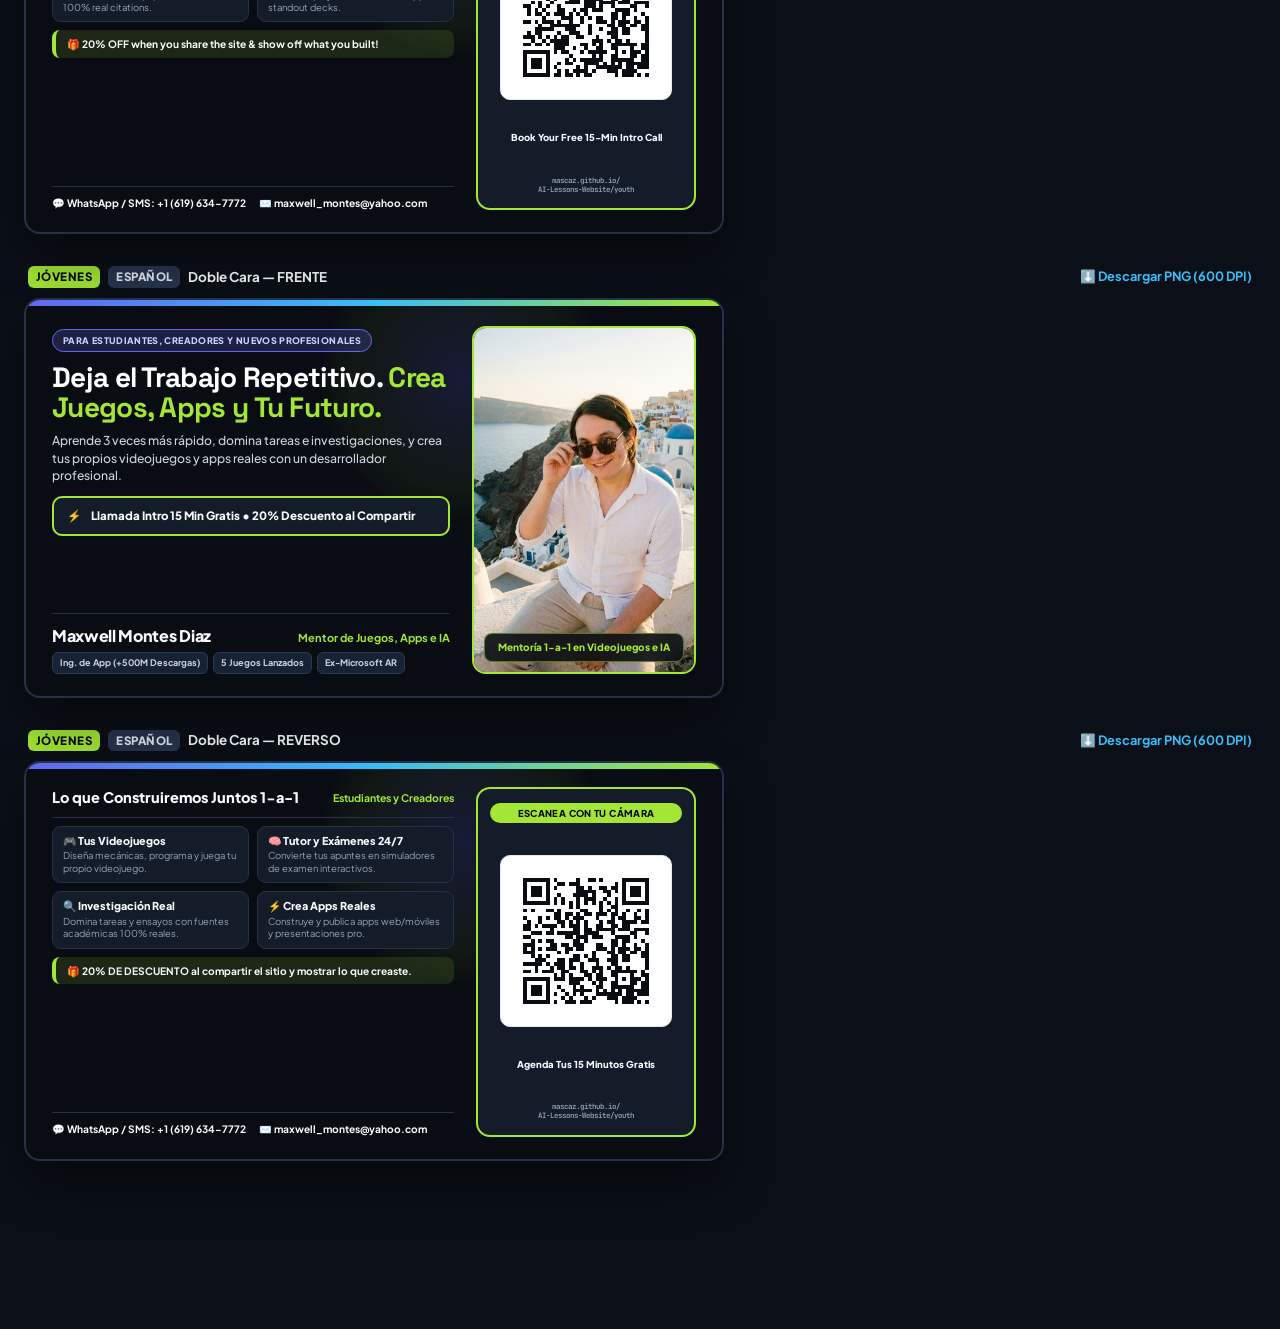
<file: cards/index.html>
<!DOCTYPE html>
<html lang="en">
<head>
  <meta charset="utf-8" />
  <meta name="viewport" content="width=device-width, initial-scale=1" />
  <title>Business Cards Print Studio — Maxwell Montes Diaz (EN &amp; ES)</title>
  <meta name="description" content="Print-ready 3.5 x 2 inch business cards for Maxwell Montes Diaz's 1-on-1 AI Classes. Includes Single-Sided and Double-Sided editions for Adults and Youth in English and Spanish." />

  <!-- Google Fonts matching main website -->
  <link rel="preconnect" href="https://fonts.googleapis.com" />
  <link rel="preconnect" href="https://fonts.gstatic.com" crossorigin />
  <link href="https://fonts.googleapis.com/css2?family=JetBrains+Mono:wght@500;600;700&family=Newsreader:ital,opsz,wght@0,6..72,600;0,6..72,700;1,6..72,600&family=Plus+Jakarta+Sans:wght@400;500;600;700;800&family=Space+Grotesk:wght@600;700;800&display=swap" rel="stylesheet" />

  <style>
    :root {
      color-scheme: dark;
      --font-sans: 'Plus Jakarta Sans', -apple-system, BlinkMacSystemFont, 'Segoe UI', Roboto, sans-serif;
      --font-serif: 'Newsreader', Georgia, serif;
      --font-display: 'Space Grotesk', 'Plus Jakarta Sans', sans-serif;
      --font-mono: 'JetBrains Mono', ui-monospace, SFMono-Regular, Menlo, monospace;

      --studio-bg: #0B0F17;
      --studio-surface: #151C2C;
      --studio-border: #28354E;
      --studio-text: #F8FAFC;
      --studio-muted: #94A3B8;
      --studio-accent: #38BDF8;
    }

    *, *::before, *::after {
      box-sizing: border-box;
      margin: 0;
      padding: 0;
    }

    body {
      background: var(--studio-bg);
      color: var(--studio-text);
      font-family: var(--font-sans);
      line-height: 1.5;
      padding-bottom: 80px;
      -webkit-font-smoothing: antialiased;
    }

    /* ==========================================================================
       Studio Controls Header (Hidden when printing)
       ========================================================================== */
    .studio-header {
      position: sticky;
      top: 0;
      z-index: 100;
      background: rgba(11, 15, 23, 0.92);
      backdrop-filter: blur(14px);
      border-bottom: 1px solid var(--studio-border);
      padding: 14px 24px;
    }

    .studio-header-inner {
      max-width: 1480px;
      margin: 0 auto;
      display: flex;
      flex-wrap: wrap;
      align-items: center;
      justify-content: space-between;
      gap: 16px;
    }

    .studio-brand {
      display: flex;
      align-items: center;
      gap: 12px;
      text-decoration: none;
      color: var(--studio-text);
    }

    .studio-brand img {
      width: 40px;
      height: 40px;
      border-radius: 50%;
      object-fit: cover;
      border: 2px solid #38BDF8;
    }

    .studio-brand-title {
      font-weight: 800;
      font-size: 1.02rem;
      display: block;
    }

    .studio-brand-sub {
      font-size: 0.78rem;
      color: var(--studio-muted);
    }

    .studio-controls {
      display: flex;
      flex-wrap: wrap;
      align-items: center;
      gap: 10px;
    }

    .filter-group {
      display: inline-flex;
      background: var(--studio-surface);
      border: 1px solid var(--studio-border);
      border-radius: 999px;
      padding: 3px;
      gap: 2px;
    }

    .filter-btn {
      font: inherit;
      font-size: 0.8rem;
      font-weight: 700;
      color: var(--studio-muted);
      background: transparent;
      border: none;
      padding: 6px 12px;
      border-radius: 999px;
      cursor: pointer;
      transition: all 0.15s ease;
    }

    .filter-btn:hover {
      color: var(--studio-text);
    }

    .filter-btn.active {
      background: var(--studio-text);
      color: var(--studio-bg);
    }

    .btn-print {
      font: inherit;
      font-size: 0.85rem;
      font-weight: 800;
      background: #25D366;
      color: #062010;
      border: none;
      padding: 9px 18px;
      border-radius: 999px;
      cursor: pointer;
      display: inline-flex;
      align-items: center;
      gap: 8px;
      box-shadow: 0 6px 18px rgba(37, 211, 102, 0.3);
    }

    .btn-print:hover {
      background: #20bd5a;
    }

    .studio-container {
      max-width: 1480px;
      margin: 0 auto;
      padding: 32px 24px;
    }

    .studio-section {
      margin-bottom: 56px;
    }

    .studio-section-head {
      margin-bottom: 24px;
      padding-bottom: 14px;
      border-bottom: 1px solid var(--studio-border);
      display: flex;
      flex-wrap: wrap;
      align-items: baseline;
      justify-content: space-between;
      gap: 12px;
    }

    .studio-section-head h2 {
      font-family: var(--font-display);
      font-size: 1.55rem;
      font-weight: 800;
      letter-spacing: -0.02em;
    }

    .studio-section-head p {
      color: var(--studio-muted);
      font-size: 0.92rem;
    }

    .cards-showcase-grid {
      display: grid;
      grid-template-columns: repeat(auto-fit, minmax(700px, 1fr));
      gap: 32px;
      align-items: start;
    }

    .card-wrapper {
      display: flex;
      flex-direction: column;
      gap: 10px;
    }

    .card-meta-bar {
      display: flex;
      align-items: center;
      justify-content: space-between;
      gap: 12px;
      font-size: 0.84rem;
      color: var(--studio-muted);
      padding: 0 4px;
    }

    .card-meta-title {
      font-weight: 700;
      color: var(--studio-text);
      display: inline-flex;
      align-items: center;
      gap: 8px;
    }

    .badge-tag {
      font-size: 0.72rem;
      font-weight: 800;
      padding: 2px 8px;
      border-radius: 6px;
      text-transform: uppercase;
      letter-spacing: 0.04em;
    }

    .badge-adults {
      background: #C85A32;
      color: #FFFFFF;
    }

    .badge-youth {
      background: #A3E635;
      color: #090C12;
    }

    .badge-lang {
      background: #28354E;
      color: #E2E8F0;
    }

    .download-link {
      color: #38BDF8;
      text-decoration: none;
      font-weight: 700;
      font-size: 0.8rem;
      display: inline-flex;
      align-items: center;
      gap: 5px;
    }

    .download-link:hover {
      text-decoration: underline;
    }

    /* ==========================================================================
       Physical Business Card Canvas: Exact 3.5" x 2.0" (7:4 Aspect Ratio)
       700px x 400px at 1x -> 2100px x 1200px at 3x (600 DPI)
       ========================================================================== */
    .bcard {
      width: 700px;
      height: 400px;
      border-radius: 16px;
      position: relative;
      overflow: hidden;
      box-shadow: 0 22px 48px rgba(0, 0, 0, 0.45);
      user-select: none;
      flex-shrink: 0;
    }

    /* --------------------------------------------------------------------------
       ADULTS THEME (Warm Editorial & Calm — #FAF7F2 / #162A22 / #C85A32)
       -------------------------------------------------------------------------- */
    .bcard-adults {
      background: #FAF7F2;
      color: #162A22;
      border: 2px solid #D8CBB8;
    }

    .bcard-adults::before {
      content: "";
      position: absolute;
      top: 0;
      left: 0;
      right: 0;
      height: 6px;
      background: linear-gradient(90deg, #162A22 0%, #C85A32 65%, #E07A5F 100%);
      z-index: 3;
    }

    /* --------------------------------------------------------------------------
       YOUTH THEME (Modern Creator Studio — #090C12 / #A3E635 / #6366F1)
       -------------------------------------------------------------------------- */
    .bcard-youth {
      background: #090C12;
      color: #F8FAFC;
      border: 2px solid #263147;
    }

    .bcard-youth::before {
      content: "";
      position: absolute;
      top: 0;
      left: 0;
      right: 0;
      height: 6px;
      background: linear-gradient(90deg, #6366F1 0%, #38BDF8 50%, #A3E635 100%);
      z-index: 3;
    }

    .bcard-youth-glow {
      position: absolute;
      width: 280px;
      height: 280px;
      border-radius: 50%;
      background: radial-gradient(circle, rgba(99, 102, 241, 0.16) 0%, rgba(163, 230, 53, 0.05) 55%, transparent 75%);
      top: -60px;
      right: 120px;
      pointer-events: none;
    }

    /* ==========================================================================
       LAYOUT 1: SINGLE-SIDED COMPLETE CARD (All-in-One Face: 3 Columns)
       Left: Photo + Name/Creds | Center: Hook + Bullets + Offer + Contact | Right: QR
       ========================================================================== */
    .bcard-single-inner {
      position: relative;
      z-index: 2;
      width: 100%;
      height: 100%;
      padding: 24px 22px 20px;
      display: grid;
      grid-template-columns: 162px 1fr 148px;
      gap: 16px;
      align-items: stretch;
    }

    /* Left Column: Portrait + Identity */
    .single-col-left {
      display: flex;
      flex-direction: column;
      justify-content: space-between;
      gap: 8px;
    }

    .single-photo-box {
      width: 162px;
      height: 252px;
      border-radius: 12px;
      overflow: hidden;
      position: relative;
      flex-shrink: 0;
    }

    .bcard-adults .single-photo-box {
      border: 2px solid #C85A32;
      background: #E9E1D4;
    }

    .bcard-youth .single-photo-box {
      border: 2px solid #A3E635;
      background: #151B28;
    }

    .single-photo-box img {
      width: 100%;
      height: 100%;
      object-fit: cover;
      display: block;
    }

    .single-photo-adults img {
      object-position: center 16%;
    }

    .single-photo-youth img {
      object-position: center 20%;
    }

    .single-id-block {
      display: flex;
      flex-direction: column;
      gap: 2px;
    }

    .single-name {
      font-size: 14.5px;
      font-weight: 800;
      letter-spacing: -0.02em;
      line-height: 1.15;
    }

    .single-role {
      font-size: 10.5px;
      font-weight: 700;
      line-height: 1.25;
    }

    .bcard-adults .single-role {
      color: #C85A32;
    }

    .bcard-youth .single-role {
      color: #A3E635;
    }

    .single-creds {
      margin-top: 3px;
      font-size: 9.1px;
      line-height: 1.35;
      font-weight: 600;
      letter-spacing: -0.01em;
    }

    .bcard-adults .single-creds {
      color: #3E5249;
    }

    .bcard-youth .single-creds {
      color: #CBD5E1;
    }

    /* Center Column: Eyebrow + Headline + Bullets + Offer + Contact */
    .single-col-center {
      display: flex;
      flex-direction: column;
      justify-content: space-between;
      min-width: 0;
    }

    .eyebrow-pill {
      display: inline-flex;
      align-items: center;
      align-self: flex-start;
      padding: 4px 10px;
      border-radius: 999px;
      font-size: 9px;
      font-weight: 800;
      letter-spacing: 0.04em;
      text-transform: uppercase;
      margin-bottom: 6px;
    }

    .bcard-adults .eyebrow-pill {
      background: #162A22;
      color: #FAF7F2;
    }

    .bcard-youth .eyebrow-pill {
      background: rgba(99, 102, 241, 0.22);
      color: #C7D2FE;
      border: 1px solid #6366F1;
    }

    .single-headline-adults {
      font-family: var(--font-serif);
      font-size: 21.5px;
      font-weight: 700;
      line-height: 1.12;
      letter-spacing: -0.015em;
      color: #162A22;
      margin-bottom: 8px;
    }

    .single-headline-adults .accent {
      color: #C85A32;
      font-style: italic;
    }

    .single-headline-youth {
      font-family: var(--font-display);
      font-size: 20.5px;
      font-weight: 800;
      line-height: 1.1;
      letter-spacing: -0.025em;
      color: #FFFFFF;
      margin-bottom: 8px;
    }

    .single-headline-youth .accent {
      color: #A3E635;
    }

    .single-bullets {
      list-style: none;
      display: flex;
      flex-direction: column;
      gap: 4.5px;
      margin-bottom: 9px;
    }

    .single-bullets li {
      font-size: 11px;
      font-weight: 600;
      line-height: 1.28;
      display: flex;
      align-items: flex-start;
      gap: 6px;
    }

    .bcard-adults .single-bullets li {
      color: #273B32;
    }

    .bcard-youth .single-bullets li {
      color: #E2E8F0;
    }

    .bullet-check {
      font-weight: 800;
      flex-shrink: 0;
    }

    .bcard-adults .bullet-check {
      color: #C85A32;
    }

    .bcard-youth .bullet-check {
      color: #A3E635;
    }

    .single-offer-box {
      padding: 7px 10px;
      border-radius: 9px;
      font-size: 9.8px;
      font-weight: 800;
      line-height: 1.25;
      margin-bottom: 8px;
    }

    .bcard-adults .single-offer-box {
      background: #F6E7E0;
      border: 1.5px solid #C85A32;
      color: #162A22;
    }

    .bcard-youth .single-offer-box {
      background: rgba(163, 230, 53, 0.12);
      border: 1.5px solid #A3E635;
      color: #F8FAFC;
    }

    .single-offer-sub {
      display: block;
      font-size: 9.5px;
      font-weight: 600;
      margin-top: 1px;
    }

    .bcard-adults .single-offer-sub {
      color: #4A352B;
    }

    .bcard-youth .single-offer-sub {
      color: #CBD5E1;
    }

    .single-contact-bar {
      display: flex;
      flex-direction: column;
      gap: 2px;
      font-size: 10px;
      font-weight: 700;
      padding-top: 6px;
    }

    .bcard-adults .single-contact-bar {
      border-top: 1px solid #DFD5C5;
      color: #162A22;
    }

    .bcard-youth .single-contact-bar {
      border-top: 1px solid #263147;
      color: #F8FAFC;
    }

    .contact-muted {
      font-weight: 500;
      font-size: 9.3px;
    }

    .bcard-adults .contact-muted {
      color: #4D6157;
    }

    .bcard-youth .contact-muted {
      color: #94A3B8;
    }

    /* Right Column: QR Scan Panel */
    .single-col-right {
      display: flex;
      flex-direction: column;
      align-items: center;
      justify-content: space-between;
      border-radius: 12px;
      padding: 10px 8px;
      text-align: center;
    }

    .bcard-adults .single-col-right {
      background: #FFFFFF;
      border: 1.5px solid #DFD5C5;
    }

    .bcard-youth .single-col-right {
      background: #141B29;
      border: 1.5px solid #2E3C56;
    }

    .qr-top-tag {
      font-size: 9.5px;
      font-weight: 800;
      letter-spacing: 0.04em;
      text-transform: uppercase;
      padding: 3px 8px;
      border-radius: 999px;
      width: 100%;
    }

    .bcard-adults .qr-top-tag {
      background: #C85A32;
      color: #FFFFFF;
    }

    .bcard-youth .qr-top-tag {
      background: #A3E635;
      color: #090C12;
    }

    .qr-svg-wrap {
      width: 132px;
      height: 132px;
      background: #FFFFFF;
      padding: 5px;
      border-radius: 8px;
      display: flex;
      align-items: center;
      justify-content: center;
      border: 1px solid #E2E8F0;
    }

    .qr-svg-wrap svg {
      width: 100%;
      height: 100%;
      display: block;
    }

    .qr-caption {
      font-size: 9.5px;
      font-weight: 800;
      line-height: 1.25;
    }

    .bcard-adults .qr-caption {
      color: #162A22;
    }

    .bcard-youth .qr-caption {
      color: #F8FAFC;
    }

    .qr-url-short {
      font-family: var(--font-mono);
      font-size: 7.4px;
      font-weight: 600;
      line-height: 1.25;
    }

    .bcard-adults .qr-url-short {
      color: #5C6F65;
    }

    .bcard-youth .qr-url-short {
      color: #94A3B8;
    }

    /* ==========================================================================
       LAYOUT 2A: DOUBLE-SIDED FRONT (Hero Hook, Credibility & Large Portrait)
       ========================================================================== */
    .bcard-front-inner {
      position: relative;
      z-index: 2;
      width: 100%;
      height: 100%;
      padding: 26px 26px 22px;
      display: grid;
      grid-template-columns: 1fr 224px;
      gap: 22px;
      align-items: stretch;
    }

    .front-col-left {
      display: flex;
      flex-direction: column;
      justify-content: space-between;
    }

    .front-headline-adults {
      font-family: var(--font-serif);
      font-size: 29px;
      font-weight: 700;
      line-height: 1.1;
      letter-spacing: -0.02em;
      color: #162A22;
      margin-top: 4px;
      margin-bottom: 10px;
    }

    .front-headline-adults .accent {
      color: #C85A32;
      font-style: italic;
    }

    .front-headline-youth {
      font-family: var(--font-display);
      font-size: 28px;
      font-weight: 800;
      line-height: 1.08;
      letter-spacing: -0.025em;
      color: #FFFFFF;
      margin-top: 4px;
      margin-bottom: 10px;
    }

    .front-headline-youth .accent {
      color: #A3E635;
    }

    .front-lead {
      font-size: 12.2px;
      font-weight: 500;
      line-height: 1.42;
      margin-bottom: 12px;
    }

    .bcard-adults .front-lead {
      color: #3E5249;
    }

    .bcard-youth .front-lead {
      color: #CBD5E1;
    }

    .front-offer-pill {
      display: flex;
      align-items: center;
      gap: 10px;
      padding: 9px 13px;
      border-radius: 10px;
      font-size: 11.5px;
      font-weight: 800;
      margin-bottom: 12px;
    }

    .bcard-adults .front-offer-pill {
      background: #FFFFFF;
      border: 2px solid #C85A32;
      color: #162A22;
    }

    .bcard-youth .front-offer-pill {
      background: #141B29;
      border: 2px solid #A3E635;
      color: #F8FAFC;
    }

    .front-footer-id {
      display: flex;
      flex-direction: column;
      gap: 4px;
      padding-top: 10px;
    }

    .bcard-adults .front-footer-id {
      border-top: 1.5px solid #DFD5C5;
    }

    .bcard-youth .front-footer-id {
      border-top: 1.5px solid #263147;
    }

    .front-id-row {
      display: flex;
      align-items: baseline;
      justify-content: space-between;
      gap: 8px;
    }

    .front-name {
      font-size: 16px;
      font-weight: 800;
      letter-spacing: -0.02em;
    }

    .front-role-tag {
      font-size: 11px;
      font-weight: 700;
    }

    .bcard-adults .front-role-tag {
      color: #C85A32;
    }

    .bcard-youth .front-role-tag {
      color: #A3E635;
    }

    .front-cred-pills {
      display: flex;
      flex-wrap: wrap;
      gap: 5px;
    }

    .cred-mini-pill {
      font-size: 9px;
      font-weight: 700;
      padding: 3px 7px;
      border-radius: 6px;
    }

    .bcard-adults .cred-mini-pill {
      background: #EAE2D3;
      color: #162A22;
    }

    .bcard-youth .cred-mini-pill {
      background: #182235;
      color: #CBD5E1;
      border: 1px solid #2B3954;
    }

    .front-photo-frame {
      width: 224px;
      height: 100%;
      border-radius: 14px;
      overflow: hidden;
      position: relative;
    }

    .bcard-adults .front-photo-frame {
      border: 2.5px solid #C85A32;
    }

    .bcard-youth .front-photo-frame {
      border: 2.5px solid #A3E635;
    }

    .front-photo-frame img {
      width: 100%;
      height: 100%;
      object-fit: cover;
      display: block;
    }

    .front-photo-badge {
      position: absolute;
      bottom: 10px;
      left: 10px;
      right: 10px;
      padding: 6px 10px;
      border-radius: 8px;
      font-size: 10px;
      font-weight: 800;
      text-align: center;
      backdrop-filter: blur(8px);
    }

    .bcard-adults .front-photo-badge {
      background: rgba(22, 42, 34, 0.88);
      color: #FAF7F2;
    }

    .bcard-youth .front-photo-badge {
      background: rgba(9, 12, 18, 0.88);
      color: #A3E635;
      border: 1px solid rgba(163, 230, 53, 0.45);
    }

    /* ==========================================================================
       LAYOUT 2B: DOUBLE-SIDED BACK (Use Cases, Contact Details & Giant QR Code)
       ========================================================================== */
    .bcard-back-inner {
      position: relative;
      z-index: 2;
      width: 100%;
      height: 100%;
      padding: 24px 26px 22px;
      display: grid;
      grid-template-columns: 1fr 220px;
      gap: 22px;
      align-items: stretch;
    }

    .back-col-left {
      display: flex;
      flex-direction: column;
      justify-content: space-between;
    }

    .back-header {
      display: flex;
      align-items: center;
      justify-content: space-between;
      padding-bottom: 8px;
    }

    .bcard-adults .back-header {
      border-bottom: 1.5px solid #DFD5C5;
    }

    .bcard-youth .back-header {
      border-bottom: 1.5px solid #263147;
    }

    .back-title {
      font-size: 14.5px;
      font-weight: 800;
    }

    .back-subtitle {
      font-size: 10.5px;
      font-weight: 700;
    }

    .bcard-adults .back-subtitle {
      color: #C85A32;
    }

    .bcard-youth .back-subtitle {
      color: #A3E635;
    }

    .back-features-grid {
      display: grid;
      grid-template-columns: 1fr 1fr;
      gap: 8px;
      margin: 8px 0;
    }

    .back-feat-card {
      padding: 8px 10px;
      border-radius: 9px;
      display: flex;
      flex-direction: column;
      gap: 2px;
    }

    .bcard-adults .back-feat-card {
      background: #FFFFFF;
      border: 1px solid #E2D9C8;
    }

    .bcard-youth .back-feat-card {
      background: #141B29;
      border: 1px solid #263147;
    }

    .back-feat-title {
      font-size: 10.8px;
      font-weight: 800;
      line-height: 1.2;
    }

    .bcard-adults .back-feat-title {
      color: #162A22;
    }

    .bcard-youth .back-feat-title {
      color: #F8FAFC;
    }

    .back-feat-desc {
      font-size: 9.5px;
      line-height: 1.3;
    }

    .bcard-adults .back-feat-desc {
      color: #495E54;
    }

    .bcard-youth .back-feat-desc {
      color: #94A3B8;
    }

    .back-discount-strip {
      padding: 7px 11px;
      border-radius: 8px;
      font-size: 10.2px;
      font-weight: 700;
      line-height: 1.3;
    }

    .bcard-adults .back-discount-strip {
      background: #F6E7E0;
      color: #162A22;
      border-left: 4px solid #C85A32;
    }

    .bcard-youth .back-discount-strip {
      background: rgba(163, 230, 53, 0.12);
      color: #F8FAFC;
      border-left: 4px solid #A3E635;
    }

    .back-contact-grid {
      display: grid;
      grid-template-columns: 1fr 1fr;
      gap: 6px 12px;
      padding-top: 8px;
      font-size: 10.2px;
      font-weight: 700;
    }

    .bcard-adults .back-contact-grid {
      border-top: 1.5px solid #DFD5C5;
    }

    .bcard-youth .back-contact-grid {
      border-top: 1.5px solid #263147;
    }

    .back-qr-panel {
      border-radius: 14px;
      padding: 14px 12px;
      display: flex;
      flex-direction: column;
      align-items: center;
      justify-content: space-between;
      text-align: center;
    }

    .bcard-adults .back-qr-panel {
      background: #FFFFFF;
      border: 2px solid #C85A32;
    }

    .bcard-youth .back-qr-panel {
      background: #141B29;
      border: 2px solid #A3E635;
    }

    .back-qr-svg-wrap {
      width: 172px;
      height: 172px;
      background: #FFFFFF;
      padding: 7px;
      border-radius: 10px;
      border: 1px solid #E2E8F0;
      display: flex;
      align-items: center;
      justify-content: center;
    }

    .back-qr-svg-wrap svg {
      width: 100%;
      height: 100%;
      display: block;
    }

    /* ==========================================================================
       Print Stylesheet (Exact 3.5in x 2.0in Business Cards with Crop Borders)
       ========================================================================== */
    @media print {
      @page {
        size: letter portrait;
        margin: 0.4in;
      }

      body {
        background: #FFFFFF !important;
        color: #000000 !important;
        padding: 0 !important;
      }

      .studio-header,
      .studio-section-head,
      .card-meta-bar {
        display: none !important;
      }

      .studio-container {
        padding: 0 !important;
        max-width: none !important;
      }

      .studio-section {
        margin-bottom: 0 !important;
      }

      .cards-showcase-grid {
        display: flex !important;
        flex-wrap: wrap !important;
        gap: 0.18in !important;
        justify-content: center !important;
      }

      .card-wrapper {
        page-break-inside: avoid;
        break-inside: avoid;
      }

      .bcard {
        zoom: 0.48;
        box-shadow: none !important;
        border-radius: 0 !important;
        -webkit-print-color-adjust: exact !important;
        print-color-adjust: exact !important;
      }
    }
  </style>
</head>
<body>

  <!-- Top Studio Controls -->
  <header class="studio-header">
    <div class="studio-header-inner">
      <a href="../" class="studio-brand">
        <img src="../assets/images/adults-04-outdoor.jpg" alt="Maxwell Montes Diaz" />
        <div>
          <span class="studio-brand-title">Maxwell Montes Diaz — Business Card Print Studio</span>
          <span class="studio-brand-sub">Standard 3.5" × 2.0" • Single-Sided &amp; Double-Sided • English &amp; Spanish • High-Res 600 DPI PNGs</span>
        </div>
      </a>

      <div class="studio-controls">
        <div class="filter-group" role="group" aria-label="Layout Mode">
          <button type="button" class="filter-btn active" data-filter-layout="all">All Layouts</button>
          <button type="button" class="filter-btn" data-filter-layout="single">Single-Sided (Budget)</button>
          <button type="button" class="filter-btn" data-filter-layout="double">Double-Sided (Front + Back)</button>
        </div>

        <div class="filter-group" role="group" aria-label="Language">
          <button type="button" class="filter-btn active" data-filter-lang="all">EN + ES</button>
          <button type="button" class="filter-btn" data-filter-lang="en">English Only</button>
          <button type="button" class="filter-btn" data-filter-lang="es">Español Only</button>
        </div>

        <div class="filter-group" role="group" aria-label="Track">
          <button type="button" class="filter-btn active" data-filter-track="all">All Tracks</button>
          <button type="button" class="filter-btn" data-filter-track="adults">Adults (Tree Photo)</button>
          <button type="button" class="filter-btn" data-filter-track="youth">Youth (Glasses Photo)</button>
        </div>

        <button type="button" class="btn-print" onclick="window.print()">
          🖨️ Print Current View (3.5" × 2")
        </button>
      </div>
    </div>
  </header>

  <main class="studio-container">

    <!-- ======================================================================
         OPTION 1: SINGLE-SIDED BUSINESS CARDS (4 CARDS: ADULTS & YOUTH, EN & ES)
         ====================================================================== -->
    <section class="studio-section" data-section-layout="single">
      <div class="studio-section-head">
        <div>
          <h2>Option 1: Single-Sided Business Cards (All-in-One Face)</h2>
          <p>Everything on one side (photo, hook, what you teach, Free 15-Min Intro Call + 20% Share Discount, contact info &amp; section QR code). Lowest printing cost.</p>
        </div>
      </div>

      <div class="cards-showcase-grid">

        <!-- 1. ADULTS — SINGLE-SIDED — ENGLISH -->
        <div class="card-wrapper" data-card-layout="single" data-card-lang="en" data-card-track="adults">
          <div class="card-meta-bar">
            <span class="card-meta-title">
              <span class="badge-tag badge-adults">Adults</span>
              <span class="badge-tag badge-lang">English</span>
              Single-Sided Card (Daily Life &amp; Busy Pros)
            </span>
            <a class="download-link" href="../assets/cards/adults-single-en.png" download="Maxwell-AI-Card-Adults-Single-EN.png">⬇️ Download 600 DPI PNG</a>
          </div>

          <article class="bcard bcard-adults" id="card-adults-single-en">
            <div class="bcard-single-inner">
              <div class="single-col-left">
                <div class="single-photo-box single-photo-adults">
                  <img src="../assets/images/adults-04-outdoor.jpg" alt="Maxwell Montes Diaz — Outdoor Portrait" />
                </div>
                <div class="single-id-block">
                  <div class="single-name">Maxwell Montes Diaz</div>
                  <div class="single-role">1-on-1 Practical AI Coach</div>
                  <div class="single-creds">
                    • Ex-Microsoft AR Engineer<br />
                    • 500M+ Download Hit Dev
                  </div>
                </div>
              </div>

              <div class="single-col-center">
                <div>
                  <span class="eyebrow-pill">For Busy People, Work &amp; Daily Life</span>
                  <h3 class="single-headline-adults">
                    Spend Less Time at the Computer. <span class="accent">More Time Living.</span>
                  </h3>
                  <ul class="single-bullets">
                    <li><span class="bullet-check">✓</span><span>Draft emails, letters &amp; summarize 50-page PDFs in seconds</span></li>
                    <li><span class="bullet-check">✓</span><span>Build simple custom tools &amp; spreadsheets (zero formulas)</span></li>
                    <li><span class="bullet-check">✓</span><span>Knock out daily admin by voice away from your desk</span></li>
                  </ul>
                </div>

                <div>
                  <div class="single-offer-box">
                    🎁 Free 15-Min AI Intro Call • 20% Share Discount
                    <span class="single-offer-sub">Plain, jargon-free language • 1-on-1 via Zoom or In-Person</span>
                  </div>
                  <div class="single-contact-bar">
                    <div>💬 WhatsApp / SMS: +1 (619) 634-7772</div>
                    <div class="contact-muted">✉️ maxwell_montes@yahoo.com</div>
                  </div>
                </div>
              </div>

              <div class="single-col-right">
                <div class="qr-top-tag">Scan for Intro</div>
                <div class="qr-svg-wrap" data-qr="adults-en"></div>
                <div class="qr-caption">Daily Life &amp; Work Edition</div>
                <div class="qr-url-short">mascaz.github.io/<br />AI-Lessons-Website/adults</div>
              </div>
            </div>
          </article>
        </div>

        <!-- 2. ADULTS — SINGLE-SIDED — SPANISH -->
        <div class="card-wrapper" data-card-layout="single" data-card-lang="es" data-card-track="adults">
          <div class="card-meta-bar">
            <span class="card-meta-title">
              <span class="badge-tag badge-adults">Adultos</span>
              <span class="badge-tag badge-lang">Español</span>
              Tarjeta de 1 Cara (Vida Diaria y Trabajo)
            </span>
            <a class="download-link" href="../assets/cards/adults-single-es.png" download="Maxwell-AI-Card-Adults-Single-ES.png">⬇️ Descargar PNG (600 DPI)</a>
          </div>

          <article class="bcard bcard-adults" id="card-adults-single-es">
            <div class="bcard-single-inner">
              <div class="single-col-left">
                <div class="single-photo-box single-photo-adults">
                  <img src="../assets/images/adults-04-outdoor.jpg" alt="Maxwell Montes Diaz — Retrato Exterior" />
                </div>
                <div class="single-id-block">
                  <div class="single-name">Maxwell Montes Diaz</div>
                  <div class="single-role">Clases 1-a-1 de IA Práctica</div>
                  <div class="single-creds">
                    • Ex-Microsoft AR Engineer<br />
                    • Ing. App +500M Descargas
                  </div>
                </div>
              </div>

              <div class="single-col-center">
                <div>
                  <span class="eyebrow-pill">Para Personas Ocupadas y Vida Diaria</span>
                  <h3 class="single-headline-adults">
                    Menos Tiempo en la Computadora. <span class="accent">Más Tiempo Viviendo.</span>
                  </h3>
                  <ul class="single-bullets">
                    <li><span class="bullet-check">✓</span><span>Redacta correos y resume PDFs o contratos en segundos</span></li>
                    <li><span class="bullet-check">✓</span><span>Crea programas simples y tablas de gastos sin fórmulas</span></li>
                    <li><span class="bullet-check">✓</span><span>Resuelve tus pendientes por voz desde tu celular</span></li>
                  </ul>
                </div>

                <div>
                  <div class="single-offer-box">
                    🎁 15 Min Intro Gratis • 20% de Descuento al Compartir
                    <span class="single-offer-sub">Explicado paso a paso sin tecnicismos • Zoom o Presencial</span>
                  </div>
                  <div class="single-contact-bar">
                    <div>💬 WhatsApp / SMS: +1 (619) 634-7772</div>
                    <div class="contact-muted">✉️ maxwell_montes@yahoo.com</div>
                  </div>
                </div>
              </div>

              <div class="single-col-right">
                <div class="qr-top-tag">Escanea Aquí</div>
                <div class="qr-svg-wrap" data-qr="adults-es"></div>
                <div class="qr-caption">Edición Vida Diaria y Trabajo</div>
                <div class="qr-url-short">mascaz.github.io/<br />AI-Lessons-Website/adults</div>
              </div>
            </div>
          </article>
        </div>

        <!-- 3. YOUTH — SINGLE-SIDED — ENGLISH -->
        <div class="card-wrapper" data-card-layout="single" data-card-lang="en" data-card-track="youth">
          <div class="card-meta-bar">
            <span class="card-meta-title">
              <span class="badge-tag badge-youth">Youth</span>
              <span class="badge-tag badge-lang">English</span>
              Single-Sided Card (Students, Creators &amp; Starters)
            </span>
            <a class="download-link" href="../assets/cards/youth-single-en.png" download="Maxwell-AI-Card-Youth-Single-EN.png">⬇️ Download 600 DPI PNG</a>
          </div>

          <article class="bcard bcard-youth" id="card-youth-single-en">
            <div class="bcard-youth-glow"></div>
            <div class="bcard-single-inner">
              <div class="single-col-left">
                <div class="single-photo-box single-photo-youth">
                  <img src="../assets/images/youth-05-santorini.jpg" alt="Maxwell Montes Diaz — Santorini Portrait" />
                </div>
                <div class="single-id-block">
                  <div class="single-name">Maxwell Montes Diaz</div>
                  <div class="single-role">AI, Game &amp; App Mentor</div>
                  <div class="single-creds">
                    • 500M+ Download Hit Dev<br />
                    • 5 Games Shipped (+5 WIP)
                  </div>
                </div>
              </div>

              <div class="single-col-center">
                <div>
                  <span class="eyebrow-pill">For Students, Creators &amp; Starters</span>
                  <h3 class="single-headline-youth">
                    Skip the Busywork. <span class="accent">Build Games, Apps &amp; Your Future.</span>
                  </h3>
                  <ul class="single-bullets">
                    <li><span class="bullet-check">✓</span><span>Design, code &amp; play your own real video games</span></li>
                    <li><span class="bullet-check">✓</span><span>Build custom 24/7 AI exam simulators &amp; study tools</span></li>
                    <li><span class="bullet-check">✓</span><span>Ace deep research (real sources) &amp; launch live apps</span></li>
                  </ul>
                </div>

                <div>
                  <div class="single-offer-box">
                    ⚡ Free 15-Min AI Intro Call • 20% Share Discount
                    <span class="single-offer-sub">Learn 1-on-1 with a Pro Game &amp; AR Dev • Zoom or In-Person</span>
                  </div>
                  <div class="single-contact-bar">
                    <div>💬 WhatsApp / SMS: +1 (619) 634-7772</div>
                    <div class="contact-muted">✉️ maxwell_montes@yahoo.com</div>
                  </div>
                </div>
              </div>

              <div class="single-col-right">
                <div class="qr-top-tag">Scan to Build</div>
                <div class="qr-svg-wrap" data-qr="youth-en"></div>
                <div class="qr-caption">Students &amp; Creators Edition</div>
                <div class="qr-url-short">mascaz.github.io/<br />AI-Lessons-Website/youth</div>
              </div>
            </div>
          </article>
        </div>

        <!-- 4. YOUTH — SINGLE-SIDED — SPANISH -->
        <div class="card-wrapper" data-card-layout="single" data-card-lang="es" data-card-track="youth">
          <div class="card-meta-bar">
            <span class="card-meta-title">
              <span class="badge-tag badge-youth">Jóvenes</span>
              <span class="badge-tag badge-lang">Español</span>
              Tarjeta de 1 Cara (Estudiantes y Creadores)
            </span>
            <a class="download-link" href="../assets/cards/youth-single-es.png" download="Maxwell-AI-Card-Youth-Single-ES.png">⬇️ Descargar PNG (600 DPI)</a>
          </div>

          <article class="bcard bcard-youth" id="card-youth-single-es">
            <div class="bcard-youth-glow"></div>
            <div class="bcard-single-inner">
              <div class="single-col-left">
                <div class="single-photo-box single-photo-youth">
                  <img src="../assets/images/youth-05-santorini.jpg" alt="Maxwell Montes Diaz — Retrato Santorini" />
                </div>
                <div class="single-id-block">
                  <div class="single-name">Maxwell Montes Diaz</div>
                  <div class="single-role">Mentor de IA, Juegos y Apps</div>
                  <div class="single-creds">
                    • Ing. App +500M Descargas<br />
                    • 5 Videojuegos Lanzados
                  </div>
                </div>
              </div>

              <div class="single-col-center">
                <div>
                  <span class="eyebrow-pill">Para Estudiantes, Creadores y Jóvenes</span>
                  <h3 class="single-headline-youth">
                    Deja el Trabajo Repetitivo. <span class="accent">Crea Juegos, Apps y Tu Futuro.</span>
                  </h3>
                  <ul class="single-bullets">
                    <li><span class="bullet-check">✓</span><span>Diseña, programa y juega tus propios videojuegos</span></li>
                    <li><span class="bullet-check">✓</span><span>Crea simuladores de examen y tutores con IA 24/7</span></li>
                    <li><span class="bullet-check">✓</span><span>Investiga con fuentes 100% reales y lanza tus apps</span></li>
                  </ul>
                </div>

                <div>
                  <div class="single-offer-box">
                    ⚡ 15 Min Intro Gratis • 20% de Descuento al Compartir
                    <span class="single-offer-sub">Mentoría 1-a-1 con Desarrollador Pro • Zoom o Presencial</span>
                  </div>
                  <div class="single-contact-bar">
                    <div>💬 WhatsApp / SMS: +1 (619) 634-7772</div>
                    <div class="contact-muted">✉️ maxwell_montes@yahoo.com</div>
                  </div>
                </div>
              </div>

              <div class="single-col-right">
                <div class="qr-top-tag">Escanea Aquí</div>
                <div class="qr-svg-wrap" data-qr="youth-es"></div>
                <div class="qr-caption">Edición Estudiantes y Creadores</div>
                <div class="qr-url-short">mascaz.github.io/<br />AI-Lessons-Website/youth</div>
              </div>
            </div>
          </article>
        </div>

      </div>
    </section>

    <!-- ======================================================================
         OPTION 2: DOUBLE-SIDED BUSINESS CARDS (FRONT + BACK FOR ALL 4 CARDS)
         ====================================================================== -->
    <section class="studio-section" data-section-layout="double">
      <div class="studio-section-head">
        <div>
          <h2>Option 2: Double-Sided Business Cards (Front + Back Pairs)</h2>
          <p>Front features a large editorial portrait, hook &amp; credibility; Back features 4 concrete session outcomes, contact details &amp; an oversized QR code.</p>
        </div>
      </div>

      <div class="cards-showcase-grid">

        <!-- 1A. ADULTS — DOUBLE-SIDED FRONT — ENGLISH -->
        <div class="card-wrapper" data-card-layout="double" data-card-lang="en" data-card-track="adults">
          <div class="card-meta-bar">
            <span class="card-meta-title">
              <span class="badge-tag badge-adults">Adults</span>
              <span class="badge-tag badge-lang">English</span>
              Double-Sided — FRONT
            </span>
            <a class="download-link" href="../assets/cards/adults-front-en.png" download="Maxwell-AI-Card-Adults-Front-EN.png">⬇️ Download 600 DPI PNG</a>
          </div>

          <article class="bcard bcard-adults" id="card-adults-front-en">
            <div class="bcard-front-inner">
              <div class="front-col-left">
                <div>
                  <span class="eyebrow-pill">For Busy People, Work &amp; Everyday Life</span>
                  <h3 class="front-headline-adults">
                    Spend Less Time at the Computer. <span class="accent">More Time Living.</span>
                  </h3>
                  <p class="front-lead">
                    Hand off tedious writing, email &amp; PDF clutter, spreadsheets, and simple custom software to AI—taught 1-on-1 in plain, jargon-free language.
                  </p>
                  <div class="front-offer-pill">
                    <span>☕</span>
                    <span>Free 15-Min AI Intro Call • 20% Share Discount</span>
                  </div>
                </div>

                <div class="front-footer-id">
                  <div class="front-id-row">
                    <span class="front-name">Maxwell Montes Diaz</span>
                    <span class="front-role-tag">1-on-1 Practical AI Coach</span>
                  </div>
                  <div class="front-cred-pills">
                    <span class="cred-mini-pill">500M+ Download Mobile Hit Dev</span>
                    <span class="cred-mini-pill">Ex-Microsoft AR</span>
                    <span class="cred-mini-pill">Zoom or In-Person</span>
                  </div>
                </div>
              </div>

              <div class="front-photo-frame single-photo-adults">
                <img src="../assets/images/adults-04-outdoor.jpg" alt="Maxwell Montes Diaz — Outdoor Portrait" />
                <div class="front-photo-badge">Plain Language • Zero Tech Ego</div>
              </div>
            </div>
          </article>
        </div>

        <!-- 1B. ADULTS — DOUBLE-SIDED BACK — ENGLISH -->
        <div class="card-wrapper" data-card-layout="double" data-card-lang="en" data-card-track="adults">
          <div class="card-meta-bar">
            <span class="card-meta-title">
              <span class="badge-tag badge-adults">Adults</span>
              <span class="badge-tag badge-lang">English</span>
              Double-Sided — BACK
            </span>
            <a class="download-link" href="../assets/cards/adults-back-en.png" download="Maxwell-AI-Card-Adults-Back-EN.png">⬇️ Download 600 DPI PNG</a>
          </div>

          <article class="bcard bcard-adults" id="card-adults-back-en">
            <div class="bcard-back-inner">
              <div class="back-col-left">
                <div>
                  <div class="back-header">
                    <span class="back-title">What We'll Automate in 1 Session</span>
                    <span class="back-subtitle">Daily Life &amp; Busy Pros</span>
                  </div>

                  <div class="back-features-grid">
                    <div class="back-feat-card">
                      <div class="back-feat-title">✍️ Effortless Writing</div>
                      <div class="back-feat-desc">Draft warm emails, tough replies &amp; letters in 30 seconds.</div>
                    </div>
                    <div class="back-feat-card">
                      <div class="back-feat-title">📄 Paperwork &amp; PDFs</div>
                      <div class="back-feat-desc">Instant plain-English summaries of 50-page contracts &amp; files.</div>
                    </div>
                    <div class="back-feat-card">
                      <div class="back-feat-title">📊 Custom Tools</div>
                      <div class="back-feat-desc">Build trackers, budgets &amp; clean sheets without formulas.</div>
                    </div>
                    <div class="back-feat-card">
                      <div class="back-feat-title">🎙️ Voice Workflows</div>
                      <div class="back-feat-desc">Knock out emails &amp; plans hands-free on a 15-min walk.</div>
                    </div>
                  </div>

                  <div class="back-discount-strip">
                    🎁 <strong>20% OFF</strong> when you share the site &amp; what you learned on social media!
                  </div>
                </div>

                <div class="back-contact-grid">
                  <div>💬 WhatsApp / SMS: +1 (619) 634-7772</div>
                  <div>✉️ maxwell_montes@yahoo.com</div>
                </div>
              </div>

              <div class="back-qr-panel">
                <div class="qr-top-tag">Scan with Phone Camera</div>
                <div class="back-qr-svg-wrap" data-qr="adults-en"></div>
                <div class="qr-caption">Book Your Free 15-Min AI Intro Call</div>
                <div class="qr-url-short">mascaz.github.io/<br />AI-Lessons-Website/adults</div>
              </div>
            </div>
          </article>
        </div>

        <!-- 2A. ADULTS — DOUBLE-SIDED FRONT — SPANISH -->
        <div class="card-wrapper" data-card-layout="double" data-card-lang="es" data-card-track="adults">
          <div class="card-meta-bar">
            <span class="card-meta-title">
              <span class="badge-tag badge-adults">Adultos</span>
              <span class="badge-tag badge-lang">Español</span>
              Doble Cara — FRENTE
            </span>
            <a class="download-link" href="../assets/cards/adults-front-es.png" download="Maxwell-AI-Card-Adults-Front-ES.png">⬇️ Descargar PNG (600 DPI)</a>
          </div>

          <article class="bcard bcard-adults" id="card-adults-front-es">
            <div class="bcard-front-inner">
              <div class="front-col-left">
                <div>
                  <span class="eyebrow-pill">Para Personas Ocupadas, Trabajo y Vida Diaria</span>
                  <h3 class="front-headline-adults">
                    Pasa Menos Tiempo en la Computadora. <span class="accent">Y Más Viviendo.</span>
                  </h3>
                  <p class="front-lead">
                    Aprende paso a paso cómo delegarle a la IA tu redacción, el orden de tus correos y PDFs, tablas de gastos y programas simples—sin tecnicismos.
                  </p>
                  <div class="front-offer-pill">
                    <span>☕</span>
                    <span>Llamada Intro 15 Min Gratis • 20% Descuento al Compartir</span>
                  </div>
                </div>

                <div class="front-footer-id">
                  <div class="front-id-row">
                    <span class="front-name">Maxwell Montes Diaz</span>
                    <span class="front-role-tag">Clases 1-a-1 de IA Práctica</span>
                  </div>
                  <div class="front-cred-pills">
                    <span class="cred-mini-pill">Ing. de App (+500M Descargas)</span>
                    <span class="cred-mini-pill">Ex-Microsoft AR</span>
                    <span class="cred-mini-pill">Zoom o Presencial</span>
                  </div>
                </div>
              </div>

              <div class="front-photo-frame single-photo-adults">
                <img src="../assets/images/adults-04-outdoor.jpg" alt="Maxwell Montes Diaz — Retrato Exterior" />
                <div class="front-photo-badge">En Tu Idioma • Cero Tecnicismos</div>
              </div>
            </div>
          </article>
        </div>

        <!-- 2B. ADULTS — DOUBLE-SIDED BACK — SPANISH -->
        <div class="card-wrapper" data-card-layout="double" data-card-lang="es" data-card-track="adults">
          <div class="card-meta-bar">
            <span class="card-meta-title">
              <span class="badge-tag badge-adults">Adultos</span>
              <span class="badge-tag badge-lang">Español</span>
              Doble Cara — REVERSO
            </span>
            <a class="download-link" href="../assets/cards/adults-back-es.png" download="Maxwell-AI-Card-Adults-Back-ES.png">⬇️ Descargar PNG (600 DPI)</a>
          </div>

          <article class="bcard bcard-adults" id="card-adults-back-es">
            <div class="bcard-back-inner">
              <div class="back-col-left">
                <div>
                  <div class="back-header">
                    <span class="back-title">Lo que Automatizaremos en 1 Sesión</span>
                    <span class="back-subtitle">Vida Diaria y Trabajo</span>
                  </div>

                  <div class="back-features-grid">
                    <div class="back-feat-card">
                      <div class="back-feat-title">✍️ Redacción Rápida</div>
                      <div class="back-feat-desc">Correos importantes, cartas y respuestas en 30 segundos.</div>
                    </div>
                    <div class="back-feat-card">
                      <div class="back-feat-title">📄 PDFs y Trámites</div>
                      <div class="back-feat-desc">Resúmenes claros de contratos, pólizas y documentos largos.</div>
                    </div>
                    <div class="back-feat-card">
                      <div class="back-feat-title">📊 Tablas Sin Fórmulas</div>
                      <div class="back-feat-desc">Control de gastos, agendas y programas simples a tu medida.</div>
                    </div>
                    <div class="back-feat-card">
                      <div class="back-feat-title">🎙️ Todo por Voz</div>
                      <div class="back-feat-desc">Avanza tus pendientes hablando desde tu celular al caminar.</div>
                    </div>
                  </div>

                  <div class="back-discount-strip">
                    🎁 <strong>20% DE DESCUENTO</strong> al compartir la página y lo que aprendiste en redes.
                  </div>
                </div>

                <div class="back-contact-grid">
                  <div>💬 WhatsApp / SMS: +1 (619) 634-7772</div>
                  <div>✉️ maxwell_montes@yahoo.com</div>
                </div>
              </div>

              <div class="back-qr-panel">
                <div class="qr-top-tag">Escanea con tu Cámara</div>
                <div class="back-qr-svg-wrap" data-qr="adults-es"></div>
                <div class="qr-caption">Agenda Tus 15 Minutos Gratis</div>
                <div class="qr-url-short">mascaz.github.io/<br />AI-Lessons-Website/adults</div>
              </div>
            </div>
          </article>
        </div>

        <!-- 3A. YOUTH — DOUBLE-SIDED FRONT — ENGLISH -->
        <div class="card-wrapper" data-card-layout="double" data-card-lang="en" data-card-track="youth">
          <div class="card-meta-bar">
            <span class="card-meta-title">
              <span class="badge-tag badge-youth">Youth</span>
              <span class="badge-tag badge-lang">English</span>
              Double-Sided — FRONT
            </span>
            <a class="download-link" href="../assets/cards/youth-front-en.png" download="Maxwell-AI-Card-Youth-Front-EN.png">⬇️ Download 600 DPI PNG</a>
          </div>

          <article class="bcard bcard-youth" id="card-youth-front-en">
            <div class="bcard-youth-glow"></div>
            <div class="bcard-front-inner">
              <div class="front-col-left">
                <div>
                  <span class="eyebrow-pill">For Students, Creators &amp; Career Starters</span>
                  <h3 class="front-headline-youth">
                    Skip the Busywork. <span class="accent">Build Games, Apps &amp; Your Future.</span>
                  </h3>
                  <p class="front-lead">
                    Learn 3x faster, build custom 24/7 study tools, crush deep research, and code your own real video games &amp; apps with a pro Game &amp; AR Engineer.
                  </p>
                  <div class="front-offer-pill">
                    <span>⚡</span>
                    <span>Free 15-Min AI Intro Call • 20% Share Discount</span>
                  </div>
                </div>

                <div class="front-footer-id">
                  <div class="front-id-row">
                    <span class="front-name">Maxwell Montes Diaz</span>
                    <span class="front-role-tag">Game, App &amp; AI Dev Mentor</span>
                  </div>
                  <div class="front-cred-pills">
                    <span class="cred-mini-pill">500M+ Download Hit Dev</span>
                    <span class="cred-mini-pill">5 Games Shipped (+5 WIP)</span>
                    <span class="cred-mini-pill">Ex-Microsoft AR</span>
                  </div>
                </div>
              </div>

              <div class="front-photo-frame single-photo-youth">
                <img src="../assets/images/youth-05-santorini.jpg" alt="Maxwell Montes Diaz — Santorini Portrait" />
                <div class="front-photo-badge">1-on-1 Pro Game &amp; AI Mentorship</div>
              </div>
            </div>
          </article>
        </div>

        <!-- 3B. YOUTH — DOUBLE-SIDED BACK — ENGLISH -->
        <div class="card-wrapper" data-card-layout="double" data-card-lang="en" data-card-track="youth">
          <div class="card-meta-bar">
            <span class="card-meta-title">
              <span class="badge-tag badge-youth">Youth</span>
              <span class="badge-tag badge-lang">English</span>
              Double-Sided — BACK
            </span>
            <a class="download-link" href="../assets/cards/youth-back-en.png" download="Maxwell-AI-Card-Youth-Back-EN.png">⬇️ Download 600 DPI PNG</a>
          </div>

          <article class="bcard bcard-youth" id="card-youth-back-en">
            <div class="bcard-youth-glow"></div>
            <div class="bcard-back-inner">
              <div class="back-col-left">
                <div>
                  <div class="back-header">
                    <span class="back-title">What We Can Build Together 1-on-1</span>
                    <span class="back-subtitle">Students &amp; Creators</span>
                  </div>

                  <div class="back-features-grid">
                    <div class="back-feat-card">
                      <div class="back-feat-title">🎮 Create Video Games</div>
                      <div class="back-feat-desc">Design mechanics, code scripts &amp; play your own game.</div>
                    </div>
                    <div class="back-feat-card">
                      <div class="back-feat-title">🧠 24/7 Exam Simulators</div>
                      <div class="back-feat-desc">Turn class slides into interactive quizzes &amp; AI voice tutors.</div>
                    </div>
                    <div class="back-feat-card">
                      <div class="back-feat-title">🔍 Verified Research</div>
                      <div class="back-feat-desc">Ace homework &amp; papers fast with 100% real citations.</div>
                    </div>
                    <div class="back-feat-card">
                      <div class="back-feat-title">⚡ Vibe-Code Real Apps</div>
                      <div class="back-feat-desc">Build &amp; deploy live web/mobile apps &amp; standout decks.</div>
                    </div>
                  </div>

                  <div class="back-discount-strip">
                    🎁 <strong>20% OFF</strong> when you share the site &amp; show off what you built!
                  </div>
                </div>

                <div class="back-contact-grid">
                  <div>💬 WhatsApp / SMS: +1 (619) 634-7772</div>
                  <div>✉️ maxwell_montes@yahoo.com</div>
                </div>
              </div>

              <div class="back-qr-panel">
                <div class="qr-top-tag">Scan with Phone Camera</div>
                <div class="back-qr-svg-wrap" data-qr="youth-en"></div>
                <div class="qr-caption">Book Your Free 15-Min Intro Call</div>
                <div class="qr-url-short">mascaz.github.io/<br />AI-Lessons-Website/youth</div>
              </div>
            </div>
          </article>
        </div>

        <!-- 4A. YOUTH — DOUBLE-SIDED FRONT — SPANISH -->
        <div class="card-wrapper" data-card-layout="double" data-card-lang="es" data-card-track="youth">
          <div class="card-meta-bar">
            <span class="card-meta-title">
              <span class="badge-tag badge-youth">Jóvenes</span>
              <span class="badge-tag badge-lang">Español</span>
              Doble Cara — FRENTE
            </span>
            <a class="download-link" href="../assets/cards/youth-front-es.png" download="Maxwell-AI-Card-Youth-Front-ES.png">⬇️ Descargar PNG (600 DPI)</a>
          </div>

          <article class="bcard bcard-youth" id="card-youth-front-es">
            <div class="bcard-youth-glow"></div>
            <div class="bcard-front-inner">
              <div class="front-col-left">
                <div>
                  <span class="eyebrow-pill">Para Estudiantes, Creadores y Nuevos Profesionales</span>
                  <h3 class="front-headline-youth">
                    Deja el Trabajo Repetitivo. <span class="accent">Crea Juegos, Apps y Tu Futuro.</span>
                  </h3>
                  <p class="front-lead">
                    Aprende 3 veces más rápido, domina tareas e investigaciones, y crea tus propios videojuegos y apps reales con un desarrollador profesional.
                  </p>
                  <div class="front-offer-pill">
                    <span>⚡</span>
                    <span>Llamada Intro 15 Min Gratis • 20% Descuento al Compartir</span>
                  </div>
                </div>

                <div class="front-footer-id">
                  <div class="front-id-row">
                    <span class="front-name">Maxwell Montes Diaz</span>
                    <span class="front-role-tag">Mentor de Juegos, Apps e IA</span>
                  </div>
                  <div class="front-cred-pills">
                    <span class="cred-mini-pill">Ing. de App (+500M Descargas)</span>
                    <span class="cred-mini-pill">5 Juegos Lanzados</span>
                    <span class="cred-mini-pill">Ex-Microsoft AR</span>
                  </div>
                </div>
              </div>

              <div class="front-photo-frame single-photo-youth">
                <img src="../assets/images/youth-05-santorini.jpg" alt="Maxwell Montes Diaz — Retrato Santorini" />
                <div class="front-photo-badge">Mentoría 1-a-1 en Videojuegos e IA</div>
              </div>
            </div>
          </article>
        </div>

        <!-- 4B. YOUTH — DOUBLE-SIDED BACK — SPANISH -->
        <div class="card-wrapper" data-card-layout="double" data-card-lang="es" data-card-track="youth">
          <div class="card-meta-bar">
            <span class="card-meta-title">
              <span class="badge-tag badge-youth">Jóvenes</span>
              <span class="badge-tag badge-lang">Español</span>
              Doble Cara — REVERSO
            </span>
            <a class="download-link" href="../assets/cards/youth-back-es.png" download="Maxwell-AI-Card-Youth-Back-ES.png">⬇️ Descargar PNG (600 DPI)</a>
          </div>

          <article class="bcard bcard-youth" id="card-youth-back-es">
            <div class="bcard-youth-glow"></div>
            <div class="bcard-back-inner">
              <div class="back-col-left">
                <div>
                  <div class="back-header">
                    <span class="back-title">Lo que Construiremos Juntos 1-a-1</span>
                    <span class="back-subtitle">Estudiantes y Creadores</span>
                  </div>

                  <div class="back-features-grid">
                    <div class="back-feat-card">
                      <div class="back-feat-title">🎮 Tus Videojuegos</div>
                      <div class="back-feat-desc">Diseña mecánicas, programa y juega tu propio videojuego.</div>
                    </div>
                    <div class="back-feat-card">
                      <div class="back-feat-title">🧠 Tutor y Exámenes 24/7</div>
                      <div class="back-feat-desc">Convierte tus apuntes en simuladores de examen interactivos.</div>
                    </div>
                    <div class="back-feat-card">
                      <div class="back-feat-title">🔍 Investigación Real</div>
                      <div class="back-feat-desc">Domina tareas y ensayos con fuentes académicas 100% reales.</div>
                    </div>
                    <div class="back-feat-card">
                      <div class="back-feat-title">⚡ Crea Apps Reales</div>
                      <div class="back-feat-desc">Construye y publica apps web/móviles y presentaciones pro.</div>
                    </div>
                  </div>

                  <div class="back-discount-strip">
                    🎁 <strong>20% DE DESCUENTO</strong> al compartir el sitio y mostrar lo que creaste.
                  </div>
                </div>

                <div class="back-contact-grid">
                  <div>💬 WhatsApp / SMS: +1 (619) 634-7772</div>
                  <div>✉️ maxwell_montes@yahoo.com</div>
                </div>
              </div>

              <div class="back-qr-panel">
                <div class="qr-top-tag">Escanea con tu Cámara</div>
                <div class="back-qr-svg-wrap" data-qr="youth-es"></div>
                <div class="qr-caption">Agenda Tus 15 Minutos Gratis</div>
                <div class="qr-url-short">mascaz.github.io/<br />AI-Lessons-Website/youth</div>
              </div>
            </div>
          </article>
        </div>

      </div>
    </section>

  </main>

  <script>
    // Embedded Vector SVG QR Codes for 100% offline reliability & infinite print sharpness
    const QR_SVGS = {
      "adults-en": `<svg xmlns="http://www.w3.org/2000/svg" viewBox="0 0 41 41" shape-rendering="crispEdges"><path fill="#ffffff" d="M0 0h41v41H0z"/><path stroke="#162A22" d="M4 4.5h7m1 0h1m1 0h2m1 0h2m2 0h2m1 0h2m4 0h7M4 5.5h1m5 0h1m4 0h1m12 0h1m1 0h1m5 0h1M4 6.5h1m1 0h3m1 0h1m1 0h3m2 0h1m1 0h1m1 0h1m2 0h2m1 0h2m1 0h1m1 0h3m1 0h1M4 7.5h1m1 0h3m1 0h1m8 0h1m5 0h2m3 0h1m1 0h3m1 0h1M4 8.5h1m1 0h3m1 0h1m3 0h4m1 0h1m3 0h1m2 0h1m3 0h1m1 0h3m1 0h1M4 9.5h1m5 0h1m1 0h1m1 0h1m1 0h1m1 0h2m1 0h3m1 0h1m2 0h1m1 0h1m5 0h1M4 10.5h7m1 0h1m1 0h1m1 0h1m1 0h1m1 0h1m1 0h1m1 0h1m1 0h1m1 0h1m1 0h7M15 11.5h1m2 0h3m2 0h2m2 0h2M4 12.5h1m1 0h1m3 0h2m1 0h2m5 0h1m3 0h1m1 0h1m1 0h1m2 0h1m2 0h1m1 0h1M8 13.5h2m1 0h8m1 0h2m1 0h2m2 0h2m1 0h1m2 0h1m2 0h1M4 14.5h2m2 0h4m1 0h3m3 0h1m3 0h1m1 0h1m1 0h1m1 0h2m2 0h2m1 0h1M6 15.5h1m4 0h2m1 0h4m2 0h2m2 0h1m2 0h1m2 0h4m1 0h2M4 16.5h1m2 0h6m1 0h1m1 0h2m3 0h1m1 0h2m2 0h2m1 0h2M5 17.5h1m1 0h1m3 0h3m1 0h1m5 0h1m3 0h3m1 0h3m1 0h4M5 18.5h2m3 0h1m1 0h3m1 0h4m1 0h3m3 0h1m4 0h2m2 0h1M4 19.5h1m2 0h2m2 0h1m1 0h2m1 0h2m4 0h3m3 0h4m1 0h1M4 20.5h1m4 0h2m1 0h1m1 0h3m2 0h2m6 0h2m1 0h2m3 0h1M4 21.5h1m2 0h2m2 0h1m1 0h2m1 0h4m3 0h2m2 0h2m1 0h1m2 0h1m2 0h1M4 22.5h1m1 0h1m2 0h2m1 0h2m1 0h1m2 0h2m1 0h5m1 0h1m1 0h3m1 0h2m1 0h1M6 23.5h2m6 0h1m1 0h1m5 0h1m3 0h2m1 0h2m1 0h2m1 0h2M5 24.5h4m1 0h3m2 0h3m2 0h3m1 0h1m2 0h2m1 0h2m3 0h2M5 25.5h3m1 0h1m1 0h3m1 0h1m1 0h2m1 0h4m3 0h2m1 0h2m4 0h1M4 26.5h3m1 0h4m3 0h2m1 0h1m1 0h1m2 0h1m3 0h2m7 0h1M6 27.5h1m1 0h2m2 0h3m2 0h1m1 0h2m1 0h2m2 0h1m1 0h2m1 0h1m3 0h2M4 28.5h3m3 0h1m3 0h3m3 0h1m1 0h3m2 0h7m1 0h2M12 29.5h1m3 0h3m1 0h2m1 0h3m1 0h2m3 0h1m2 0h2M4 30.5h7m1 0h3m1 0h4m3 0h3m2 0h1m1 0h1m1 0h3m1 0h1M4 31.5h1m5 0h1m3 0h1m1 0h3m2 0h1m2 0h1m2 0h2m3 0h2m1 0h2M4 32.5h1m1 0h3m1 0h1m8 0h1m1 0h1m1 0h1m3 0h6m2 0h2M4 33.5h1m1 0h3m1 0h1m3 0h5m2 0h1m1 0h5m1 0h1m1 0h6M4 34.5h1m1 0h3m1 0h1m1 0h3m1 0h1m2 0h1m3 0h7m1 0h2m1 0h3M4 35.5h1m5 0h1m3 0h1m2 0h1m4 0h1m1 0h1m1 0h3m1 0h4M4 36.5h7m1 0h2m2 0h2m1 0h3m1 0h1m4 0h1m1 0h3m1 0h1m1 0h1"/></svg>`,
      "adults-es": `<svg xmlns="http://www.w3.org/2000/svg" viewBox="0 0 41 41" shape-rendering="crispEdges"><path fill="#ffffff" d="M0 0h41v41H0z"/><path stroke="#162A22" d="M4 4.5h7m1 0h4m1 0h2m3 0h1m1 0h2m4 0h7M4 5.5h1m5 0h1m5 0h1m5 0h1m5 0h1m1 0h1m5 0h1M4 6.5h1m1 0h3m1 0h1m1 0h1m1 0h1m2 0h1m1 0h1m1 0h2m1 0h2m1 0h2m1 0h1m1 0h3m1 0h1M4 7.5h1m1 0h3m1 0h1m2 0h2m4 0h1m1 0h2m2 0h2m3 0h1m1 0h3m1 0h1M4 8.5h1m1 0h3m1 0h1m3 0h1m1 0h2m1 0h1m2 0h1m3 0h1m3 0h1m1 0h3m1 0h1M4 9.5h1m5 0h1m1 0h2m4 0h2m1 0h2m1 0h2m2 0h1m1 0h1m5 0h1M4 10.5h7m1 0h1m1 0h1m1 0h1m1 0h1m1 0h1m1 0h1m1 0h1m1 0h1m1 0h1m1 0h7M18 11.5h3m2 0h2m2 0h2M4 12.5h1m1 0h1m3 0h2m2 0h2m4 0h1m3 0h1m1 0h1m1 0h1m2 0h1m2 0h1m1 0h1M6 13.5h1m1 0h2m3 0h1m2 0h3m1 0h1m2 0h2m2 0h2m1 0h1m2 0h1m2 0h1M4 14.5h3m2 0h3m1 0h2m4 0h1m1 0h3m1 0h1m1 0h1m1 0h2m2 0h2m1 0h1M4 15.5h1m2 0h2m3 0h1m1 0h1m2 0h1m2 0h1m1 0h1m1 0h1m2 0h1m2 0h4m1 0h2M5 16.5h1m3 0h2m1 0h1m4 0h1m2 0h1m2 0h1m3 0h2m1 0h2M4 17.5h1m2 0h3m2 0h3m6 0h1m1 0h1m1 0h3m1 0h3m1 0h4M4 18.5h1m1 0h2m2 0h1m1 0h2m5 0h1m1 0h3m3 0h1m4 0h2m2 0h1M7 19.5h3m5 0h2m1 0h2m2 0h3m3 0h4m1 0h1M4 20.5h4m1 0h2m2 0h1m1 0h1m1 0h1m1 0h2m6 0h2m1 0h2m3 0h1M5 21.5h5m2 0h1m1 0h1m2 0h1m1 0h1m1 0h1m1 0h2m2 0h2m1 0h1m2 0h1m2 0h1M5 22.5h1m1 0h1m1 0h2m7 0h2m3 0h3m1 0h1m1 0h3m1 0h2m1 0h1M7 23.5h1m1 0h1m1 0h3m12 0h2m1 0h2m1 0h2m1 0h2M4 24.5h2m2 0h1m1 0h1m2 0h1m2 0h1m1 0h1m5 0h1m2 0h2m1 0h2m3 0h2M5 25.5h3m1 0h1m1 0h1m1 0h5m1 0h3m1 0h1m3 0h2m1 0h2m4 0h1M4 26.5h3m1 0h3m2 0h1m2 0h1m2 0h1m3 0h1m3 0h2m7 0h1M6 27.5h1m1 0h1m3 0h3m1 0h1m3 0h1m1 0h2m2 0h1m1 0h2m1 0h1m3 0h2M4 28.5h2m2 0h9m2 0h2m1 0h3m2 0h7m1 0h1M12 29.5h2m3 0h2m1 0h1m2 0h3m1 0h2m3 0h1m2 0h2M4 30.5h7m1 0h2m1 0h1m3 0h1m3 0h3m2 0h1m1 0h1m1 0h3m1 0h1M4 31.5h1m5 0h1m2 0h1m2 0h1m1 0h1m3 0h1m1 0h1m2 0h2m3 0h2m1 0h2M4 32.5h1m1 0h3m1 0h1m2 0h1m1 0h1m1 0h1m1 0h2m1 0h2m3 0h6m2 0h2M4 33.5h1m1 0h3m1 0h1m2 0h1m2 0h1m2 0h9m1 0h1m1 0h6M4 34.5h1m1 0h3m1 0h1m1 0h3m1 0h4m3 0h7m1 0h2m1 0h3M4 35.5h1m5 0h1m2 0h1m1 0h1m2 0h1m1 0h1m1 0h1m1 0h1m1 0h3m1 0h4M4 36.5h7m1 0h1m3 0h1m1 0h1m1 0h2m1 0h1m4 0h1m1 0h3m1 0h1m1 0h1"/></svg>`,
      "youth-en": `<svg xmlns="http://www.w3.org/2000/svg" viewBox="0 0 41 41" shape-rendering="crispEdges"><path fill="#ffffff" d="M0 0h41v41H0z"/><path stroke="#090C12" d="M4 4.5h7m1 0h1m5 0h1m3 0h1m1 0h1m5 0h7M4 5.5h1m5 0h1m4 0h1m1 0h2m2 0h2m5 0h1m1 0h1m5 0h1M4 6.5h1m1 0h3m1 0h1m1 0h2m4 0h2m2 0h1m1 0h2m1 0h2m1 0h1m1 0h3m1 0h1M4 7.5h1m1 0h3m1 0h1m2 0h1m4 0h3m1 0h1m1 0h3m1 0h1m1 0h1m1 0h3m1 0h1M4 8.5h1m1 0h3m1 0h1m2 0h1m2 0h5m1 0h3m1 0h1m3 0h1m1 0h3m1 0h1M4 9.5h1m5 0h1m1 0h2m4 0h1m1 0h3m1 0h2m2 0h1m1 0h1m5 0h1M4 10.5h7m1 0h1m1 0h1m1 0h1m1 0h1m1 0h1m1 0h1m1 0h1m1 0h1m1 0h1m1 0h7M15 11.5h1m2 0h1m8 0h2M4 12.5h1m1 0h1m3 0h2m3 0h1m3 0h2m2 0h2m1 0h1m1 0h1m2 0h1m2 0h1m1 0h1M4 13.5h1m1 0h1m4 0h1m2 0h1m1 0h1m1 0h1m1 0h1m2 0h3m1 0h2m1 0h1m2 0h1m2 0h1M4 14.5h3m2 0h2m1 0h1m4 0h3m1 0h3m3 0h1m1 0h2m2 0h2m1 0h1M6 15.5h4m1 0h1m1 0h3m2 0h1m1 0h1m1 0h1m1 0h1m1 0h2m2 0h4m1 0h2M10 16.5h1m1 0h1m3 0h3m1 0h5m2 0h2m1 0h2M6 17.5h1m1 0h1m2 0h1m3 0h4m1 0h3m1 0h4m1 0h3m1 0h4M4 18.5h2m2 0h1m1 0h1m2 0h1m6 0h3m1 0h1m2 0h1m4 0h2m2 0h1M5 19.5h1m1 0h1m1 0h1m3 0h2m2 0h1m1 0h2m1 0h3m3 0h4m1 0h1M5 20.5h1m1 0h2m1 0h1m1 0h3m1 0h1m1 0h1m1 0h1m6 0h2m1 0h2m3 0h1M9 21.5h1m4 0h3m2 0h1m1 0h1m1 0h2m2 0h2m1 0h1m2 0h1m2 0h1M4 22.5h2m1 0h1m1 0h3m1 0h1m2 0h1m2 0h1m3 0h3m1 0h1m1 0h3m1 0h2m1 0h1M8 23.5h1m2 0h8m2 0h1m4 0h2m1 0h2m1 0h2m1 0h2M7 24.5h5m3 0h3m3 0h1m2 0h1m2 0h2m1 0h2m3 0h2M5 25.5h1m1 0h2m4 0h1m2 0h3m2 0h1m4 0h3m1 0h2m4 0h1M4 26.5h3m1 0h1m1 0h1m1 0h1m1 0h2m2 0h2m3 0h1m3 0h2m7 0h1M6 27.5h1m2 0h1m1 0h5m6 0h3m1 0h1m1 0h2m1 0h1m4 0h1M4 28.5h2m1 0h2m1 0h1m1 0h4m3 0h2m1 0h1m1 0h1m2 0h7m1 0h2M12 29.5h3m2 0h1m2 0h1m2 0h2m2 0h2m3 0h1m2 0h2M4 30.5h7m1 0h1m1 0h2m3 0h1m1 0h5m2 0h1m1 0h1m1 0h3m1 0h1M4 31.5h1m5 0h1m5 0h1m5 0h1m1 0h1m2 0h2m3 0h2m1 0h2M4 32.5h1m1 0h3m1 0h1m4 0h1m1 0h1m1 0h6m2 0h6m2 0h2M4 33.5h1m1 0h3m1 0h1m2 0h1m1 0h2m3 0h4m1 0h1m1 0h1m1 0h1m1 0h6M4 34.5h1m1 0h3m1 0h1m1 0h1m5 0h1m1 0h1m2 0h7m1 0h2m1 0h3M4 35.5h1m5 0h1m2 0h1m1 0h1m1 0h4m1 0h1m3 0h3m1 0h4M4 36.5h7m1 0h2m1 0h2m1 0h1m1 0h2m6 0h1m1 0h3m1 0h1m1 0h1"/></svg>`,
      "youth-es": `<svg xmlns="http://www.w3.org/2000/svg" viewBox="0 0 41 41" shape-rendering="crispEdges"><path fill="#ffffff" d="M0 0h41v41H0z"/><path stroke="#090C12" d="M4 4.5h7m1 0h1m5 0h1m2 0h2m1 0h1m5 0h7M4 5.5h1m5 0h1m2 0h2m1 0h3m9 0h1m1 0h1m5 0h1M4 6.5h1m1 0h3m1 0h1m1 0h1m5 0h2m1 0h1m2 0h2m1 0h2m1 0h1m1 0h3m1 0h1M4 7.5h1m1 0h3m1 0h1m7 0h5m2 0h2m1 0h1m1 0h1m1 0h3m1 0h1M4 8.5h1m1 0h3m1 0h1m2 0h1m3 0h4m1 0h1m3 0h1m3 0h1m1 0h3m1 0h1M4 9.5h1m5 0h1m1 0h1m1 0h1m3 0h1m1 0h3m2 0h1m2 0h1m1 0h1m5 0h1M4 10.5h7m1 0h1m1 0h1m1 0h1m1 0h1m1 0h1m1 0h1m1 0h1m1 0h1m1 0h1m1 0h7M16 11.5h1m1 0h1m5 0h1m2 0h2M4 12.5h1m1 0h1m3 0h2m1 0h1m5 0h2m3 0h1m1 0h1m1 0h1m2 0h1m2 0h1m1 0h1M12 13.5h2m1 0h2m1 0h1m1 0h2m1 0h3m1 0h2m1 0h1m2 0h1m2 0h1M4 14.5h1m3 0h1m1 0h1m1 0h2m1 0h1m1 0h3m3 0h1m3 0h1m1 0h2m2 0h2m1 0h1M5 15.5h1m2 0h1m4 0h2m1 0h1m1 0h1m1 0h1m3 0h1m1 0h2m2 0h4m1 0h2M4 16.5h2m1 0h1m1 0h4m1 0h1m1 0h3m1 0h1m2 0h2m2 0h2m1 0h2M4 17.5h2m5 0h1m5 0h2m1 0h2m1 0h5m1 0h3m1 0h4M6 18.5h3m1 0h2m1 0h6m1 0h4m3 0h1m4 0h2m2 0h1M4 19.5h2m9 0h2m1 0h3m1 0h3m3 0h4m1 0h1M6 20.5h1m1 0h1m1 0h2m5 0h2m1 0h1m6 0h2m1 0h2m3 0h1M4 21.5h3m4 0h2m1 0h2m1 0h3m3 0h2m2 0h2m1 0h1m2 0h1m2 0h1M4 22.5h1m1 0h1m1 0h1m1 0h3m2 0h2m1 0h2m3 0h3m1 0h1m1 0h3m1 0h2m1 0h1M4 23.5h3m6 0h1m1 0h1m6 0h1m3 0h2m1 0h2m1 0h2m1 0h2M6 24.5h1m1 0h1m1 0h1m6 0h2m1 0h1m1 0h1m4 0h2m1 0h2m3 0h2M7 25.5h3m3 0h2m1 0h3m2 0h3m2 0h3m1 0h2m4 0h1M4 26.5h5m1 0h1m1 0h3m1 0h1m2 0h1m3 0h1m3 0h2m7 0h1M7 27.5h1m3 0h1m1 0h2m1 0h2m1 0h1m2 0h3m1 0h1m1 0h2m1 0h1m4 0h1M4 28.5h2m1 0h1m1 0h3m2 0h2m3 0h2m1 0h1m1 0h1m2 0h7m1 0h1M12 29.5h1m1 0h1m1 0h1m3 0h2m1 0h2m2 0h2m3 0h1m2 0h2M4 30.5h7m1 0h3m1 0h4m1 0h1m1 0h3m2 0h1m1 0h1m1 0h3m1 0h1M4 31.5h1m5 0h1m5 0h3m3 0h1m1 0h1m2 0h2m3 0h2m1 0h2M4 32.5h1m1 0h3m1 0h1m2 0h1m3 0h1m1 0h1m3 0h2m2 0h6m2 0h2M4 33.5h1m1 0h3m1 0h1m3 0h1m2 0h5m1 0h1m1 0h1m1 0h1m1 0h1m1 0h6M4 34.5h1m1 0h3m1 0h1m1 0h1m2 0h1m1 0h1m1 0h1m3 0h7m1 0h2m1 0h3M4 35.5h1m5 0h1m3 0h1m1 0h1m3 0h1m1 0h1m3 0h3m1 0h4M4 36.5h7m1 0h1m2 0h3m1 0h3m6 0h1m1 0h3m1 0h1m1 0h1"/></svg>`
    };

    document.querySelectorAll("[data-qr]").forEach((el) => {
      const key = el.getAttribute("data-qr");
      if (QR_SVGS[key]) el.innerHTML = QR_SVGS[key];
    });

    // Interactive Filtering
    let activeLayout = "all";
    let activeLang = "all";
    let activeTrack = "all";

    function applyFilters() {
      document.querySelectorAll(".card-wrapper").forEach((wrap) => {
        const l = wrap.getAttribute("data-card-layout");
        const lang = wrap.getAttribute("data-card-lang");
        const track = wrap.getAttribute("data-card-track");

        const matchLayout = activeLayout === "all" || activeLayout === l;
        const matchLang = activeLang === "all" || activeLang === lang;
        const matchTrack = activeTrack === "all" || activeTrack === track;

        wrap.style.display = matchLayout && matchLang && matchTrack ? "" : "none";
      });

      document.querySelectorAll("[data-section-layout]").forEach((sec) => {
        const secLayout = sec.getAttribute("data-section-layout");
        sec.style.display = activeLayout === "all" || activeLayout === secLayout ? "" : "none";
      });
    }

    document.querySelectorAll("[data-filter-layout]").forEach((btn) => {
      btn.addEventListener("click", () => {
        document.querySelectorAll("[data-filter-layout]").forEach((b) => b.classList.remove("active"));
        btn.classList.add("active");
        activeLayout = btn.getAttribute("data-filter-layout");
        applyFilters();
      });
    });

    document.querySelectorAll("[data-filter-lang]").forEach((btn) => {
      btn.addEventListener("click", () => {
        document.querySelectorAll("[data-filter-lang]").forEach((b) => b.classList.remove("active"));
        btn.classList.add("active");
        activeLang = btn.getAttribute("data-filter-lang");
        applyFilters();
      });
    });

    document.querySelectorAll("[data-filter-track]").forEach((btn) => {
      btn.addEventListener("click", () => {
        document.querySelectorAll("[data-filter-track]").forEach((b) => b.classList.remove("active"));
        btn.classList.add("active");
        activeTrack = btn.getAttribute("data-filter-track");
        applyFilters();
      });
    });
  </script>
</body>
</html>
</file>
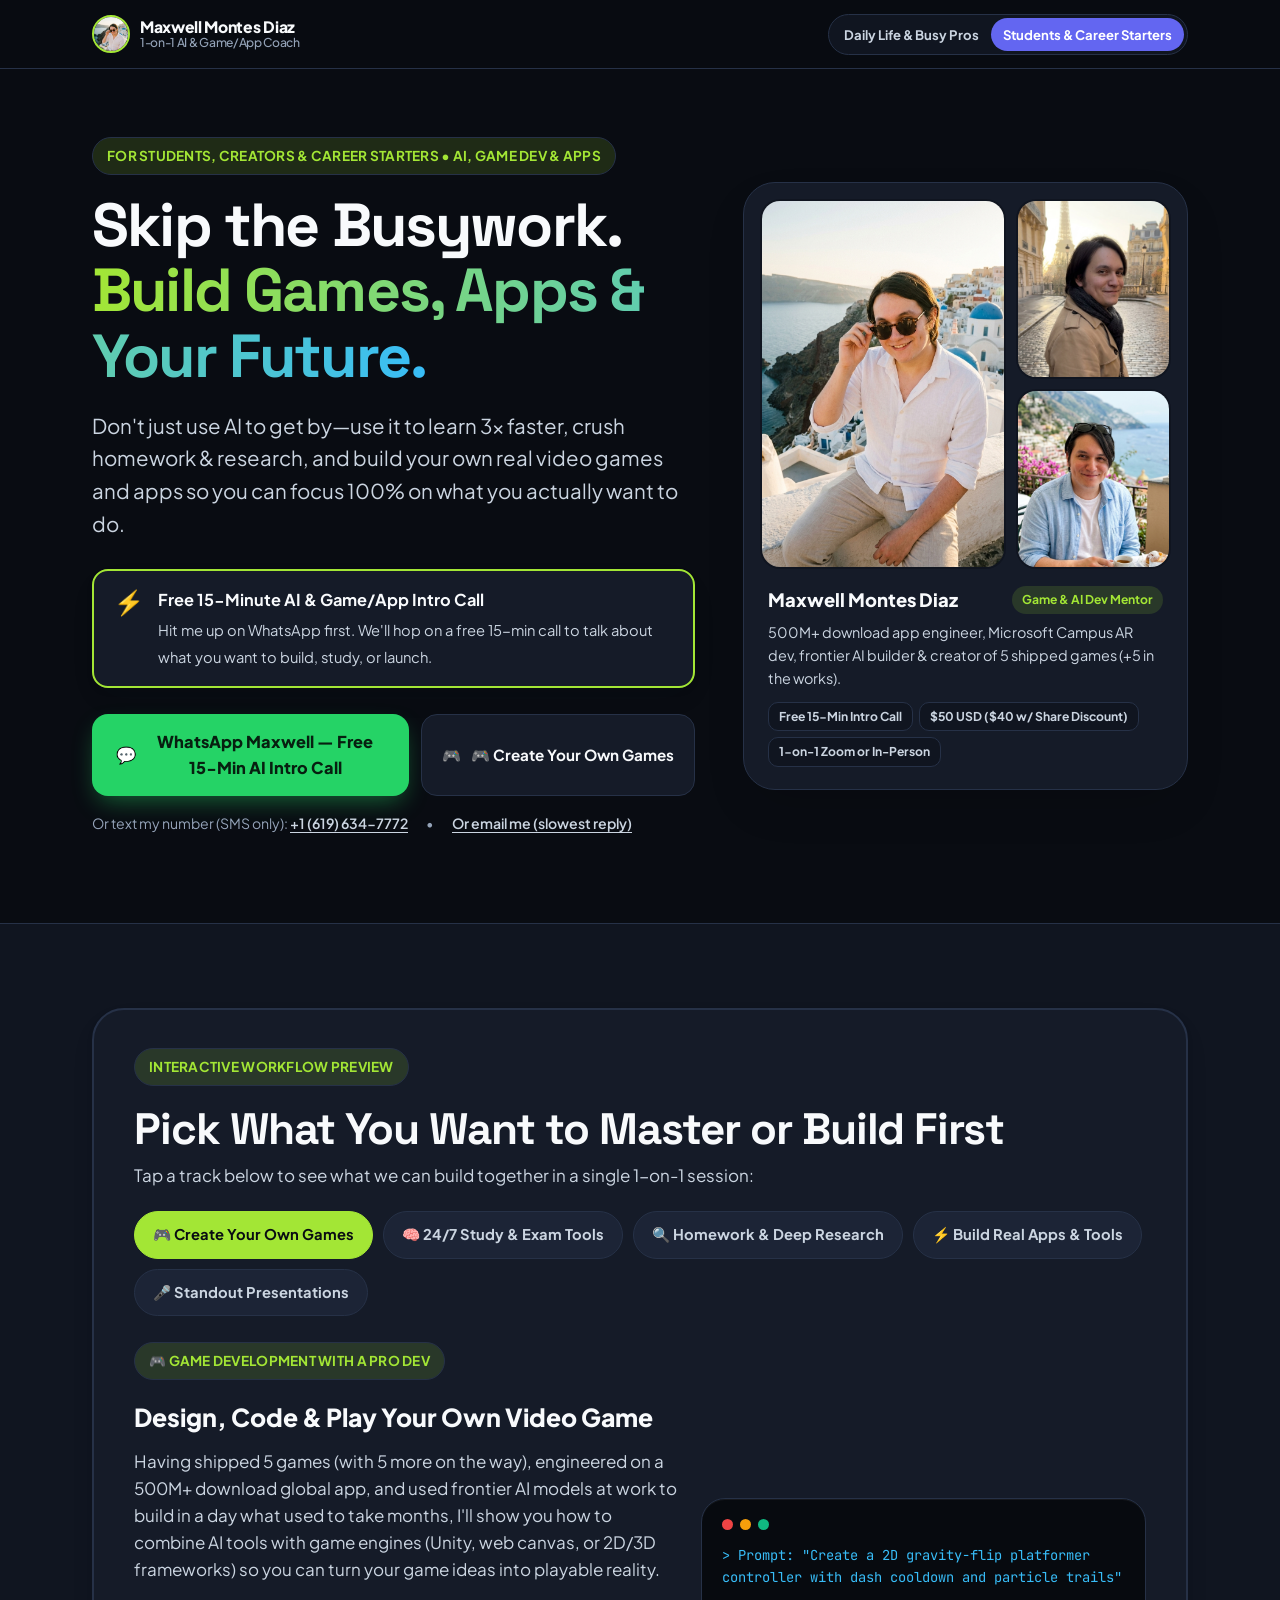
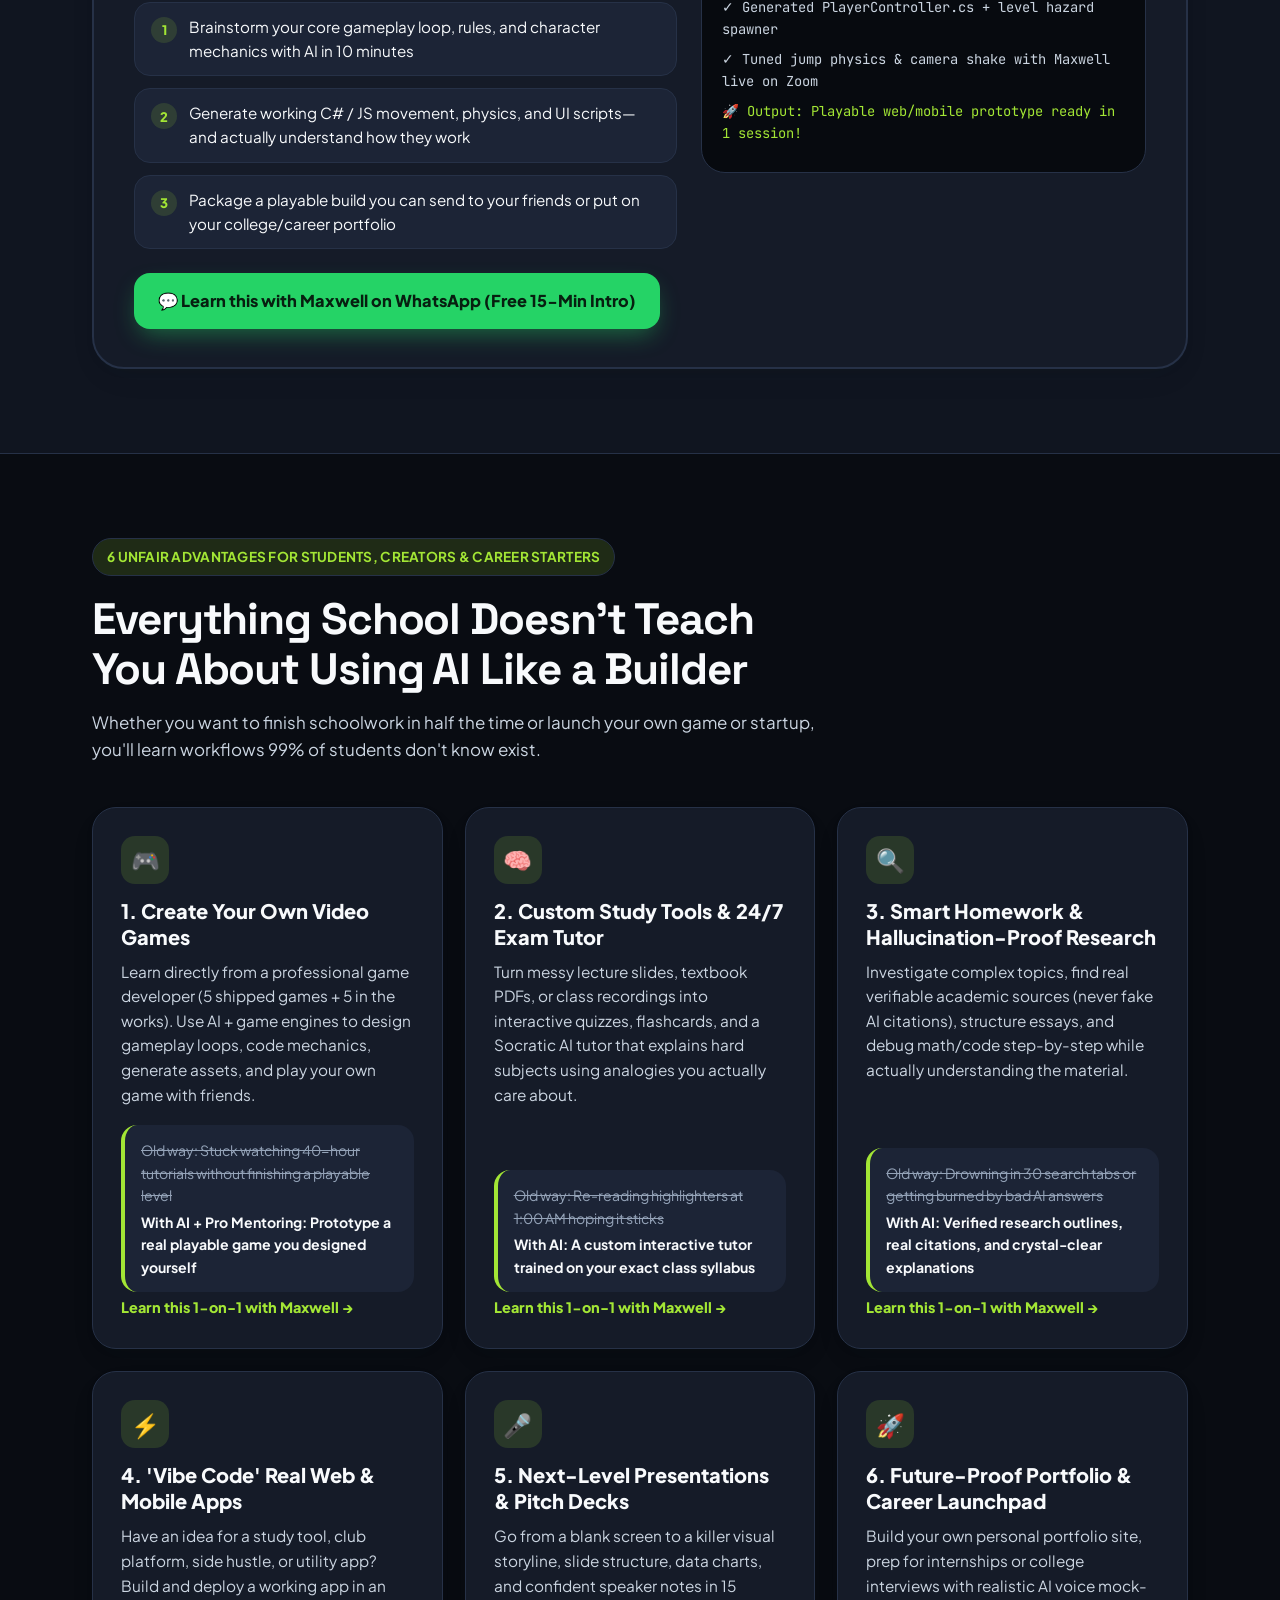
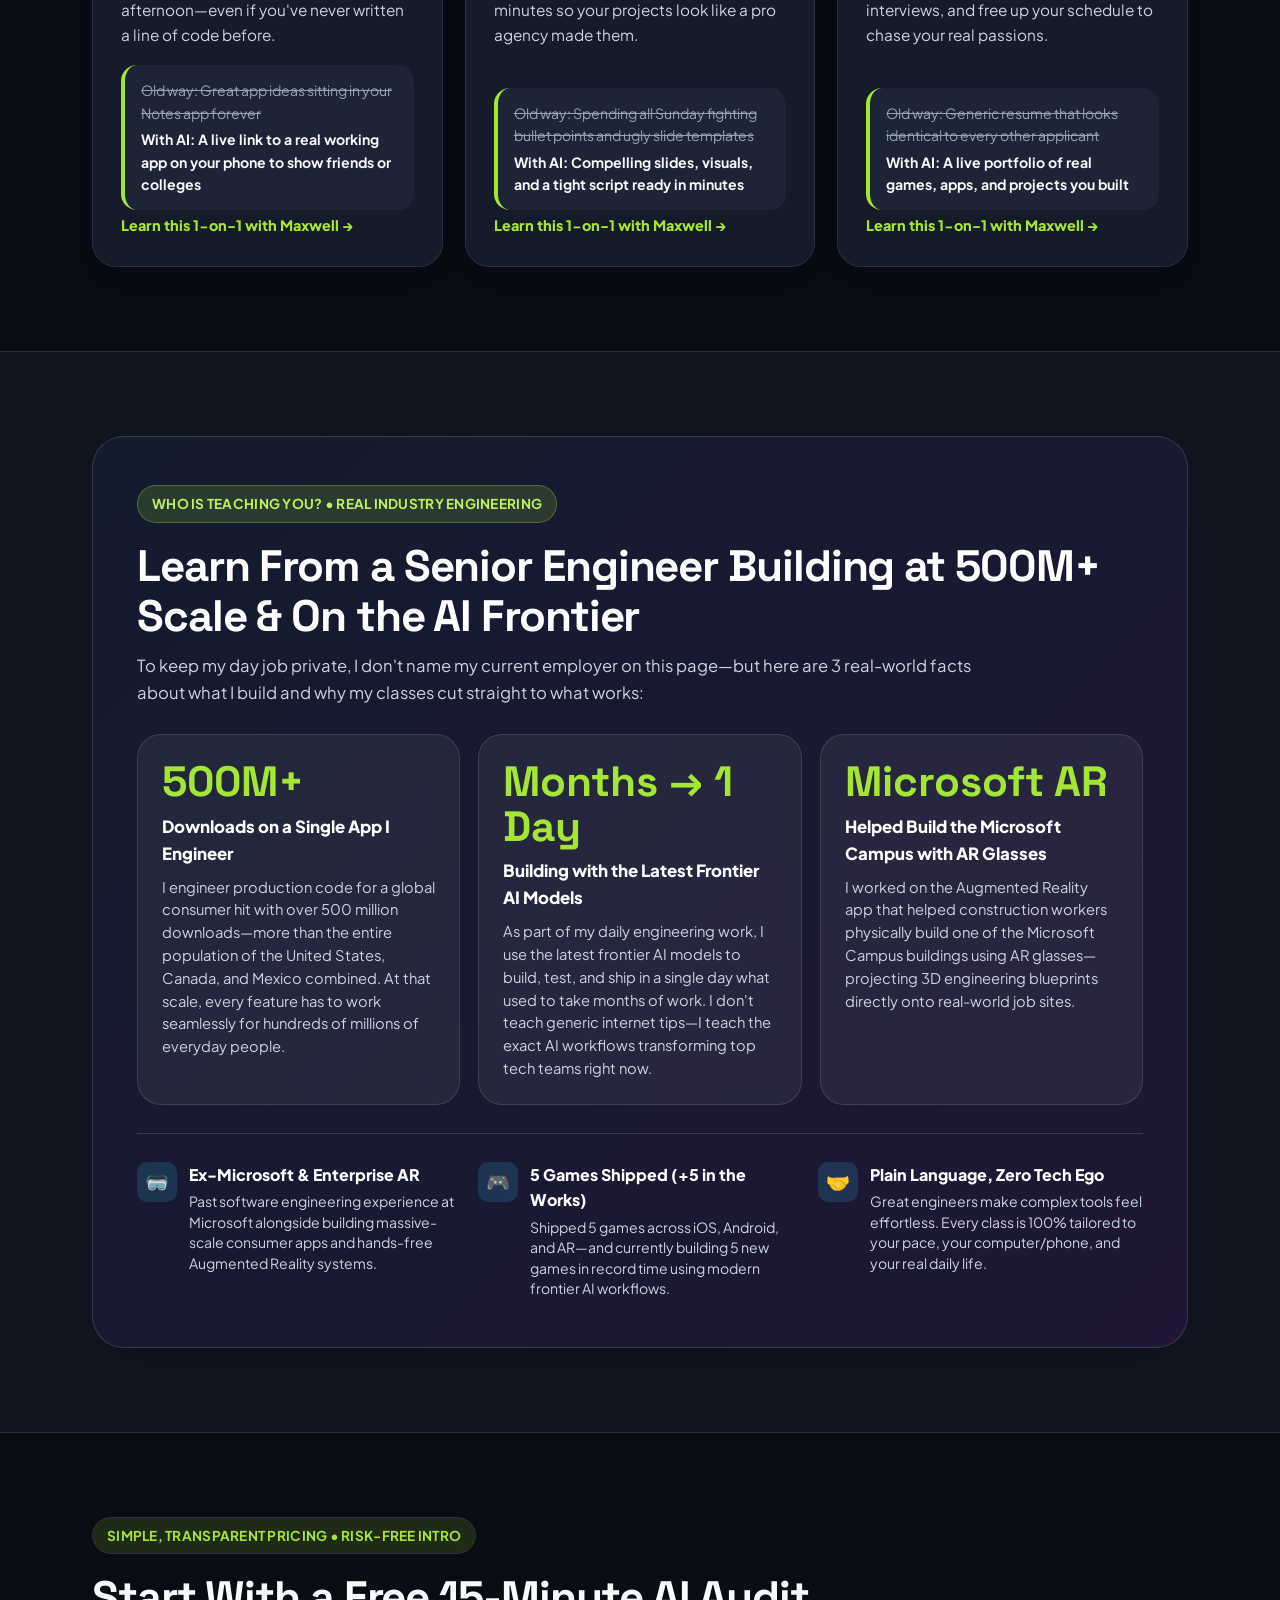
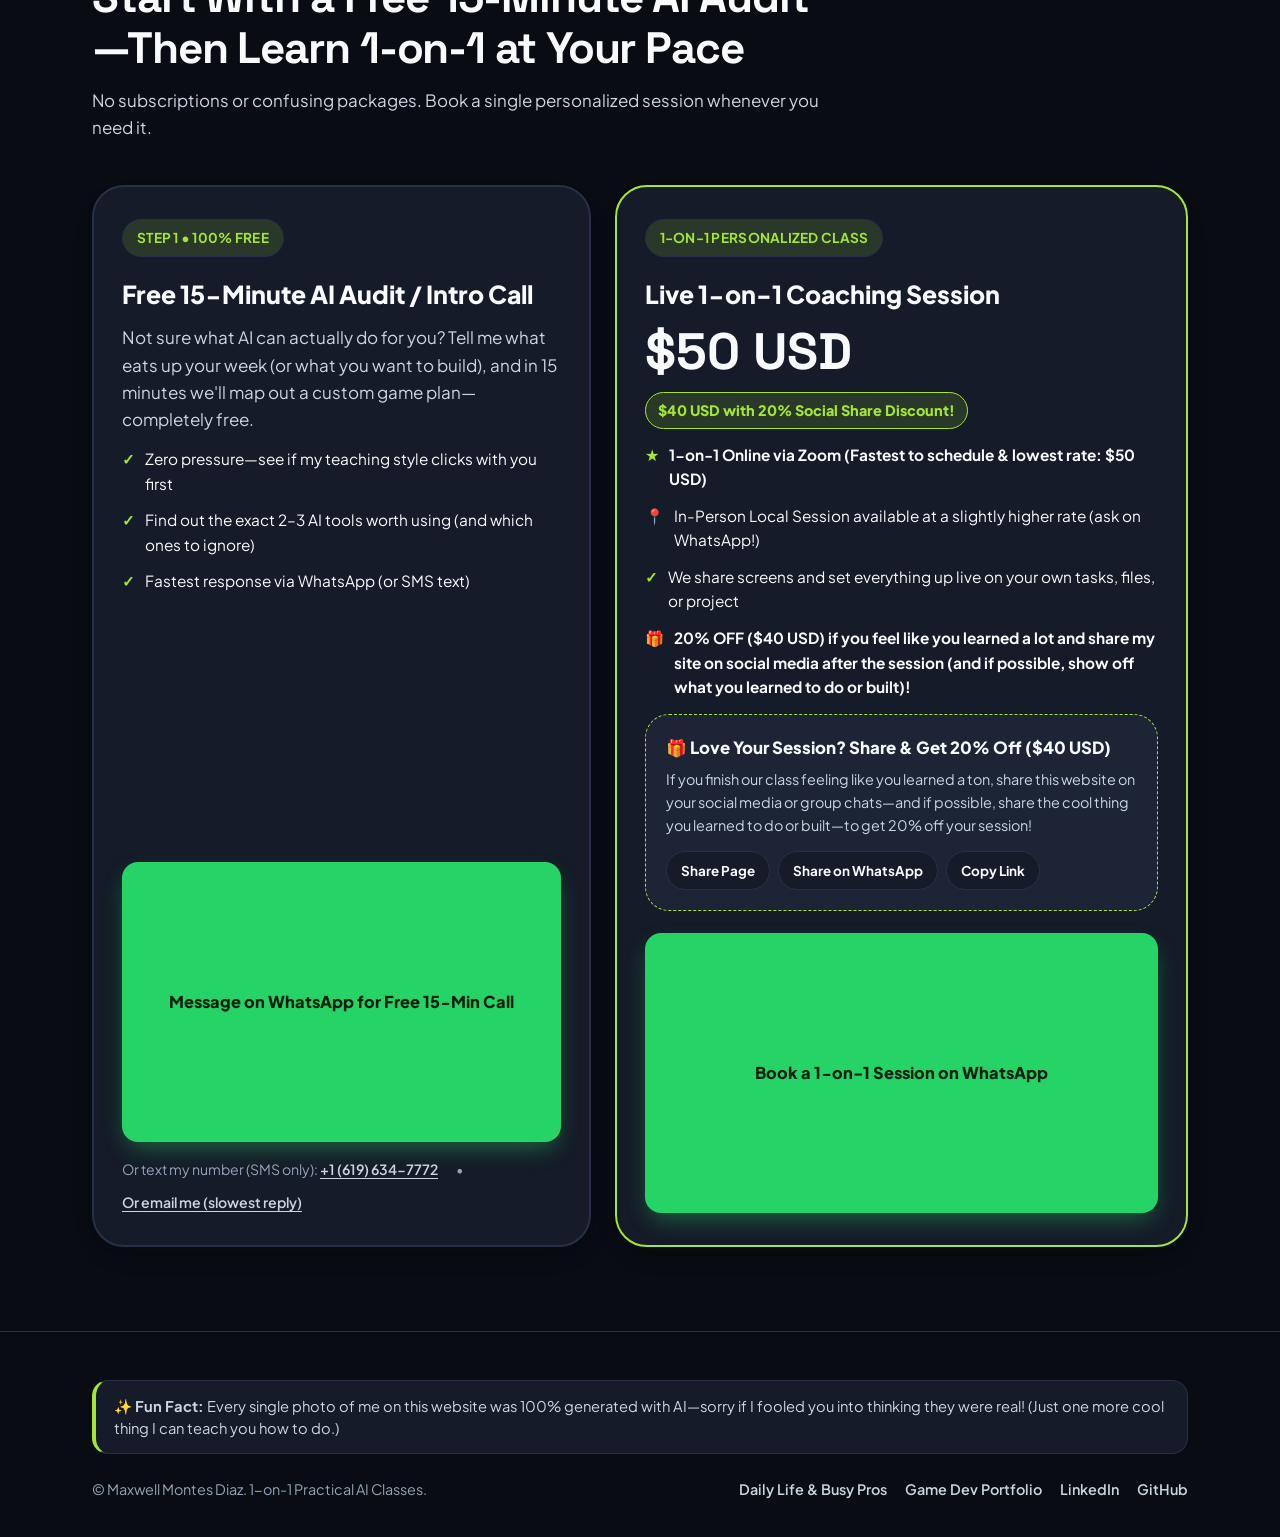
<file: youth/index.html>
<!DOCTYPE html>
<html lang="en">
<head>
  <meta charset="utf-8" />
  <meta name="viewport" content="width=device-width, initial-scale=1" />
  <title>Build Games, Apps &amp; Your Future — 1-on-1 AI Classes with Maxwell Montes Diaz</title>
  <meta name="description" content="1-on-1 AI, Game Dev &amp; App mentorship for students, creators, and career starters. Create your own video games, build custom 24/7 study tools, ace research/presentations, and launch apps. Free 15-Min Intro Call!" />

  <!-- OpenGraph / WhatsApp / iMessage / Social Link Preview -->
  <meta property="og:type" content="website" />
  <meta property="og:site_name" content="Maxwell Montes Diaz • AI, Game &amp; App Mentorship" />
  <meta property="og:title" content="Skip the Busywork. Build Games, Apps &amp; Ace School — 1-on-1 AI Classes" />
  <meta property="og:description" content="Free 15-Min AI Intro Call • Learn to create your own video games, build study tools, crush research &amp; launch real apps (20% off when shared!)." />
  <meta property="og:url" content="https://mascaz.github.io/AI-Lessons-Website/youth/" />
  <meta property="og:image" content="https://mascaz.github.io/AI-Lessons-Website/assets/images/og-youth.jpg" />
  <meta property="og:image:type" content="image/jpeg" />
  <meta property="og:image:width" content="1200" />
  <meta property="og:image:height" content="630" />
  <meta name="twitter:card" content="summary_large_image" />
  <meta name="twitter:title" content="Skip the Busywork. Build Games, Apps &amp; Ace School — 1-on-1 AI Classes" />
  <meta name="twitter:description" content="Free 15-Min AI Intro Call • 1-on-1 mentorship with Maxwell Montes Diaz (500M+ download app engineer, Microsoft Campus AR &amp; 5 shipped games)." />
  <meta name="twitter:image" content="https://mascaz.github.io/AI-Lessons-Website/assets/images/og-youth.jpg" />

  <!-- Google Fonts -->
  <link rel="preconnect" href="https://fonts.googleapis.com" />
  <link rel="preconnect" href="https://fonts.gstatic.com" crossorigin />
  <link href="https://fonts.googleapis.com/css2?family=JetBrains+Mono:wght@500;700&family=Plus+Jakarta+Sans:wght@400;500;600;700;800&family=Space+Grotesk:wght@600;700;800&display=swap" rel="stylesheet" />

  <link rel="stylesheet" href="../assets/css/styles.css" />
</head>
<body class="theme-youth" data-track="youth">

  <!-- Sticky Global Top Bar -->
  <header class="site-header">
    <div class="container header-inner">
      <a href="../" class="brand-link">
        <img src="../assets/images/youth-05-santorini.jpg" alt="Maxwell Montes Diaz" class="brand-avatar" id="header-brand-avatar" width="38" height="38" />
        <div class="brand-meta">
          <span class="brand-name">Maxwell Montes Diaz</span>
          <span class="brand-role" data-i18n="nav_role">1-on-1 AI &amp; Game/App Coach</span>
        </div>
      </a>

      <div class="header-controls">
        <nav class="audience-switcher" aria-label="Experience Switcher">
          <a href="../adults/" class="audience-pill" data-i18n="nav_adults_pill">Daily Life &amp; Busy Pros</a>
          <a href="../youth/" class="audience-pill active-youth" aria-current="page" data-i18n="nav_youth_pill">Students &amp; Career Starters</a>
        </nav>
      </div>
    </div>
  </header>

  <main>
    <!-- Hero Section -->
    <section class="hero-section">
      <div class="container hero-grid">
        <div>
          <div class="eyebrow-badge" data-i18n="youth_eyebrow">
            FOR STUDENTS, CREATORS &amp; CAREER STARTERS • AI, GAME DEV &amp; APPS
          </div>
          <h1 class="headline-xl" data-i18n="youth_hero_title">
            Skip the Busywork. <span class="highlight-youth">Build Games, Apps &amp; Your Future.</span>
          </h1>
          <p class="hero-lead" data-i18n="youth_hero_lead">
            Don't just use AI to get by—use it to learn 3x faster, crush homework &amp; research, and build your own real video games and apps so you can focus 100% on what you actually want to do.
          </p>

          <!-- Free 15-Minute AI Intro Call Callout -->
          <div class="audit-offer-banner">
            <div class="audit-offer-icon" aria-hidden="true">⚡</div>
            <div class="audit-offer-text">
              <strong data-i18n="youth_offer_strong">Free 15-Minute AI &amp; Game/App Intro Call</strong>
              <span data-i18n="youth_offer_span">Hit me up on WhatsApp first. We'll hop on a free 15-min call to talk about what you want to build, study, or launch.</span>
            </div>
          </div>

          <!-- Contact CTA Hierarchy: #1 WhatsApp, #2 SMS Text, #3 Email -->
          <div class="cta-stack">
            <div class="cta-row-primary">
              <a href="#" data-contact="wa-audit" class="btn btn-whatsapp">
                <span>💬</span>
                <span data-i18n="cta_whatsapp_audit">WhatsApp Maxwell — Free 15-Min AI Intro Call</span>
              </a>
              <a href="#studio" class="btn btn-secondary">
                <span>🎮</span>
                <span data-i18n="ytab_games">🎮 Create Your Own Games</span>
              </a>
            </div>

            <div class="contact-tier-row">
              <span>
                <span data-i18n="cta_sms_label">Or text my number (SMS only):</span>
                <a href="#" data-contact="sms" class="contact-tier-link">+1 (619) 634-7772</a>
              </span>
              <span>•</span>
              <a href="#" data-contact="email" class="contact-tier-link" data-i18n="cta_email_label">Or email me (slowest reply)</a>
            </div>
          </div>
        </div>

        <!-- Instructor Hero Collage (Pictures 05, 01 & 02 from Viral Social Media Travel) -->
        <aside class="hero-photo-card">
          <div class="hero-collage-youth" id="youth-photo-collage">
            <div class="collage-tile collage-tile-main" title="Click any photo to swap">
              <img
                src="../assets/images/youth-05-santorini.jpg"
                alt="Maxwell Montes Diaz — Santorini Sunset"
                fetchpriority="high"
                width="896"
                height="1200"
              />
            </div>
            <div class="collage-tile collage-tile-sub" title="Click to feature this photo">
              <img
                src="../assets/images/youth-01-paris.jpg"
                alt="Maxwell Montes Diaz — Paris Sunrise"
                width="768"
                height="1376"
              />
            </div>
            <div class="collage-tile collage-tile-sub" title="Click to feature this photo">
              <img
                src="../assets/images/youth-02-positano.jpg"
                alt="Maxwell Montes Diaz — Amalfi Coast Positano"
                width="896"
                height="1200"
              />
            </div>
          </div>
          <div class="hero-photo-caption">
            <div class="hero-photo-name">
              <span>Maxwell Montes Diaz</span>
              <span class="verified-pill" data-i18n="youth_photo_badge">Game &amp; AI Dev Mentor</span>
            </div>
            <p class="hero-photo-bio" data-i18n="youth_photo_bio">
              500M+ download app engineer, Microsoft Campus AR dev, frontier AI builder &amp; creator of 5 shipped games (+5 in the works).
            </p>
            <div class="hero-mini-pills">
              <span class="mini-pill" data-i18n="hero_pill_free">Free 15-Min Intro Call</span>
              <span class="mini-pill" data-i18n="hero_pill_price">$50 USD ($40 w/ Share Discount)</span>
              <span class="mini-pill" data-i18n="hero_pill_format">1-on-1 Zoom or In-Person</span>
            </div>
          </div>
        </aside>
      </div>
    </section>

    <!-- Interactive 5-Track Builder Studio Switcher (Games, Study, Research, Apps, Slides) -->
    <section class="section section-alt" id="studio">
      <div class="container">
        <div class="interactive-panel">
          <div class="eyebrow-badge" data-i18n="youth_studio_eyebrow">INTERACTIVE WORKFLOW PREVIEW</div>
          <h2 class="headline-lg" data-i18n="youth_studio_title">Pick What You Want to Master or Build First</h2>
          <p style="color:var(--text-secondary);margin-top:8px;margin-bottom:22px;" data-i18n="youth_studio_sub">
            Tap a track below to see what we can build together in a single 1-on-1 session:
          </p>

          <div class="studio-tabs" role="tablist" aria-label="AI Builder Tracks">
            <button type="button" class="studio-tab active" role="tab" aria-selected="true" data-studio-tab="games" data-i18n="ytab_games">
              🎮 Create Your Own Games
            </button>
            <button type="button" class="studio-tab" role="tab" aria-selected="false" data-studio-tab="study" data-i18n="ytab_study">
              🧠 24/7 Study &amp; Exam Tools
            </button>
            <button type="button" class="studio-tab" role="tab" aria-selected="false" data-studio-tab="research" data-i18n="ytab_research">
              🔍 Homework &amp; Deep Research
            </button>
            <button type="button" class="studio-tab" role="tab" aria-selected="false" data-studio-tab="apps" data-i18n="ytab_apps">
              ⚡ Build Real Apps &amp; Tools
            </button>
            <button type="button" class="studio-tab" role="tab" aria-selected="false" data-studio-tab="slides" data-i18n="ytab_slides">
              🎤 Standout Presentations
            </button>
          </div>

          <div class="studio-preview-grid" id="youth-studio-content">
            <div>
              <div class="eyebrow-badge" id="studio-badge">🎮 GAME DEVELOPMENT WITH A PRO DEV</div>
              <h3 style="font-size:1.55rem;font-weight:800;margin-bottom:10px;" id="studio-title">
                Design, Code &amp; Play Your Own Video Game
              </h3>
              <p style="color:var(--text-secondary);" id="studio-desc">
                Having shipped 5 games (with 5 more on the way), engineered on a 500M+ download global app, and used frontier AI models at work to build in a day what used to take months, I'll show you how to turn your game ideas into playable reality fast.
              </p>

              <ul class="studio-step-list" id="studio-steps"></ul>

              <a href="#" id="studio-wa-cta" class="btn btn-whatsapp">
                💬 Learn this with Maxwell on WhatsApp (Free 15-Min Intro)
              </a>
            </div>

            <div class="terminal-mockup" aria-label="Live workflow preview">
              <div class="terminal-dots">
                <span></span><span></span><span></span>
              </div>
              <div id="studio-terminal-lines"></div>
            </div>
          </div>
        </div>
      </div>
    </section>

    <!-- 6 Builder Advantage Bento Cards -->
    <section class="section" id="curriculum">
      <div class="container">
        <div class="section-header">
          <div class="eyebrow-badge" data-i18n="ycards_eyebrow">6 UNFAIR ADVANTAGES FOR STUDENTS, CREATORS &amp; CAREER STARTERS</div>
          <h2 class="headline-lg" data-i18n="ycards_title">Everything School Doesn't Teach You About Using AI Like a Builder</h2>
          <p data-i18n="ycards_sub">Whether you want to finish schoolwork in half the time or launch your own game or startup, you'll learn workflows 99% of students don't know exist.</p>
        </div>

        <div class="cards-grid-3">
          <!-- Card 1: Create Your Own Video Games -->
          <article class="feature-card">
            <div>
              <div class="card-icon" aria-hidden="true">🎮</div>
              <h3 data-i18n="ycard1_title">1. Create Your Own Video Games</h3>
              <p data-i18n="ycard1_desc">
                Learn directly from a professional game developer (5 shipped games + 5 in the works). Use AI + game engines to design gameplay loops, code mechanics, generate assets, and play your own game with friends.
              </p>
            </div>
            <div>
              <div class="before-after-box">
                <div class="before-line" data-i18n="ycard1_before">Old way: Stuck watching 40-hour tutorials without finishing a playable level</div>
                <div class="after-line" data-i18n="ycard1_after">With AI + Pro Mentoring: Prototype a real playable game you designed yourself</div>
              </div>
              <a
                href="#"
                class="card-action-link"
                data-wa-topic-en="Hey Maxwell! I'd love to learn how to create my own video games with AI in a 1-on-1 session!"
                data-wa-topic-es="¡Hola Maxwell! Me encantaría aprender a crear mis propios videojuegos con ayuda de IA en una sesión 1-a-1."
                data-i18n="ycard_cta"
              >Learn this 1-on-1 with Maxwell →</a>
            </div>
          </article>

          <!-- Card 2: Custom Study Tools & 24/7 Exam Tutor -->
          <article class="feature-card">
            <div>
              <div class="card-icon" aria-hidden="true">🧠</div>
              <h3 data-i18n="ycard2_title">2. Custom Study Tools &amp; 24/7 Exam Tutor</h3>
              <p data-i18n="ycard2_desc">
                Turn messy lecture slides, textbook PDFs, or class recordings into interactive quizzes, flashcards, and a Socratic AI tutor that explains hard subjects using analogies you actually care about.
              </p>
            </div>
            <div>
              <div class="before-after-box">
                <div class="before-line" data-i18n="ycard2_before">Old way: Re-reading highlighters at 1:00 AM hoping it sticks</div>
                <div class="after-line" data-i18n="ycard2_after">With AI: A custom interactive tutor trained on your exact class syllabus</div>
              </div>
              <a
                href="#"
                class="card-action-link"
                data-wa-topic-en="Hey Maxwell! I want to learn how to build custom AI study tools and exam simulators for my classes."
                data-wa-topic-es="¡Hola Maxwell! Quiero aprender a crear mis propias herramientas de estudio y simuladores de examen con IA."
                data-i18n="ycard_cta"
              >Learn this 1-on-1 with Maxwell →</a>
            </div>
          </article>

          <!-- Card 3: Smart Homework & Deep Research -->
          <article class="feature-card">
            <div>
              <div class="card-icon" aria-hidden="true">🔍</div>
              <h3 data-i18n="ycard3_title">3. Smart Homework &amp; Hallucination-Proof Research</h3>
              <p data-i18n="ycard3_desc">
                Investigate complex topics, find real verifiable academic sources (never fake AI citations), structure essays, and debug math/code step-by-step while actually understanding the material.
              </p>
            </div>
            <div>
              <div class="before-after-box">
                <div class="before-line" data-i18n="ycard3_before">Old way: Drowning in 30 search tabs or getting burned by bad AI answers</div>
                <div class="after-line" data-i18n="ycard3_after">With AI: Verified research outlines, real citations, and crystal-clear explanations</div>
              </div>
              <a
                href="#"
                class="card-action-link"
                data-wa-topic-en="Hey Maxwell! I want to learn your workflow for homework, deep research, and finding real verified sources with AI."
                data-wa-topic-es="¡Hola Maxwell! Quiero aprender tu método para tareas e investigaciones a fondo con fuentes reales usando IA."
                data-i18n="ycard_cta"
              >Learn this 1-on-1 with Maxwell →</a>
            </div>
          </article>

          <!-- Card 4: Vibe Code Real Web & Mobile Apps -->
          <article class="feature-card">
            <div>
              <div class="card-icon" aria-hidden="true">⚡</div>
              <h3 data-i18n="ycard4_title">4. 'Vibe Code' Real Web &amp; Mobile Apps</h3>
              <p data-i18n="ycard4_desc">
                Have an idea for a study tool, club platform, side hustle, or utility app? Build and deploy a working app in an afternoon—even if you've never written a line of code before.
              </p>
            </div>
            <div>
              <div class="before-after-box">
                <div class="before-line" data-i18n="ycard4_before">Old way: Great app ideas sitting in your Notes app forever</div>
                <div class="after-line" data-i18n="ycard4_after">With AI: A live link to a real working app on your phone to show friends or colleges</div>
              </div>
              <a
                href="#"
                class="card-action-link"
                data-wa-topic-en="Hey Maxwell! I want to learn how to build and launch my own web or mobile apps with AI!"
                data-wa-topic-es="¡Hola Maxwell! Quiero aprender a construir y publicar mis propias apps web o móviles con IA."
                data-i18n="ycard_cta"
              >Learn this 1-on-1 with Maxwell →</a>
            </div>
          </article>

          <!-- Card 5: Next-Level Presentations -->
          <article class="feature-card">
            <div>
              <div class="card-icon" aria-hidden="true">🎤</div>
              <h3 data-i18n="ycard5_title">5. Next-Level Presentations &amp; Pitch Decks</h3>
              <p data-i18n="ycard5_desc">
                Go from a blank screen to a killer visual storyline, slide structure, data charts, and confident speaker notes in 15 minutes so your projects look like a pro agency made them.
              </p>
            </div>
            <div>
              <div class="before-after-box">
                <div class="before-line" data-i18n="ycard5_before">Old way: Spending all Sunday fighting bullet points and ugly slide templates</div>
                <div class="after-line" data-i18n="ycard5_after">With AI: Compelling slides, visuals, and a tight script ready in minutes</div>
              </div>
              <a
                href="#"
                class="card-action-link"
                data-wa-topic-en="Hey Maxwell! I'd love to learn how to make standout presentations and pitch decks fast with AI."
                data-wa-topic-es="¡Hola Maxwell! Me gustaría aprender a crear presentaciones increíbles en poco tiempo con IA."
                data-i18n="ycard_cta"
              >Learn this 1-on-1 with Maxwell →</a>
            </div>
          </article>

          <!-- Card 6: Future-Proof Portfolio & Career Launchpad -->
          <article class="feature-card">
            <div>
              <div class="card-icon" aria-hidden="true">🚀</div>
              <h3 data-i18n="ycard6_title">6. Future-Proof Portfolio &amp; Career Launchpad</h3>
              <p data-i18n="ycard6_desc">
                Build your own personal portfolio site, prep for internships or college interviews with realistic AI voice mock-interviews, and free up your schedule to chase your real passions.
              </p>
            </div>
            <div>
              <div class="before-after-box">
                <div class="before-line" data-i18n="ycard6_before">Old way: Generic resume that looks identical to every other applicant</div>
                <div class="after-line" data-i18n="ycard6_after">With AI: A live portfolio of real games, apps, and projects you built</div>
              </div>
              <a
                href="#"
                class="card-action-link"
                data-wa-topic-en="Hey Maxwell! I want to build a standout portfolio site and prepare for my future career with AI."
                data-wa-topic-es="¡Hola Maxwell! Quiero crear mi propio portafolio de proyectos y prepararme para mi futuro con IA."
                data-i18n="ycard_cta"
              >Learn this 1-on-1 with Maxwell →</a>
            </div>
          </article>
        </div>
      </div>
    </section>

    <!-- Credibility Showcase -->
    <section class="section section-alt" id="about-maxwell">
      <div class="container">
        <div class="credibility-showcase">
          <div>
            <div class="eyebrow-badge" data-i18n="cred_eyebrow">
              WHO IS TEACHING YOU? • REAL INDUSTRY ENGINEERING
            </div>
            <h2 class="headline-lg" style="color:#FFFFFF;margin-bottom:12px;" data-i18n="cred_title">
              Learn From a Senior Engineer Building at 500M+ Scale &amp; On the AI Frontier
            </h2>
            <p style="color:#CBD5E1;max-width:72ch;font-size:1.04rem;" data-i18n="cred_subtitle">
              To keep my day job private, I don't name my current employer on this page—but here are 3 real-world facts about what I build and why my classes cut straight to what works:
            </p>
          </div>

          <div class="mystery-stats-grid">
            <div class="mystery-stat-card">
              <div class="stat-big" data-i18n="stat1_num">500M+</div>
              <div class="stat-title" data-i18n="stat1_title">Downloads on a Single App I Engineer</div>
              <p class="stat-desc" data-i18n="stat1_desc">
                I engineer production code for a global consumer hit with over 500 million downloads—more than the entire population of the United States, Canada, and Mexico combined. At that scale, every feature has to work seamlessly for hundreds of millions of everyday people.
              </p>
            </div>

            <div class="mystery-stat-card">
              <div class="stat-big" data-i18n="stat2_num">Months → 1 Day</div>
              <div class="stat-title" data-i18n="stat2_title">Building with the Latest Frontier AI Models</div>
              <p class="stat-desc" data-i18n="stat2_desc">
                As part of my daily engineering work, I use the latest frontier AI models to build, test, and ship in a single day what used to take months of work. I don't teach generic internet tips—I teach the exact AI workflows transforming top tech teams right now.
              </p>
            </div>

            <div class="mystery-stat-card">
              <div class="stat-big" data-i18n="stat3_num">Microsoft AR</div>
              <div class="stat-title" data-i18n="stat3_title">Helped Build the Microsoft Campus with AR Glasses</div>
              <p class="stat-desc" data-i18n="stat3_desc">
                I worked on the Augmented Reality app that helped construction workers physically build one of the Microsoft Campus buildings using AR glasses—projecting 3D engineering blueprints directly onto real-world job sites.
              </p>
            </div>
          </div>

          <div class="experience-timeline">
            <div class="exp-item">
              <div class="exp-badge">🥽</div>
              <div>
                <h4 data-i18n="exp1_title">Ex-Microsoft &amp; Enterprise AR</h4>
                <p data-i18n="exp1_desc">Past software engineering experience at Microsoft alongside building massive-scale consumer apps and hands-free Augmented Reality systems.</p>
              </div>
            </div>
            <div class="exp-item">
              <div class="exp-badge">🎮</div>
              <div>
                <h4 data-i18n="exp2_title">5 Games Shipped (+5 in the Works)</h4>
                <p data-i18n="exp2_desc">Shipped 5 games across iOS, Android, and AR—and currently building 5 new games in record time using modern frontier AI workflows.</p>
              </div>
            </div>
            <div class="exp-item">
              <div class="exp-badge">🤝</div>
              <div>
                <h4 data-i18n="exp3_title">Plain Language, Zero Tech Ego</h4>
                <p data-i18n="exp3_desc">Great engineers make complex tools feel effortless. Every class is 100% tailored to your pace, your computer/phone, and your real daily life.</p>
              </div>
            </div>
          </div>
        </div>
      </div>
    </section>

    <!-- Pricing, Free 15-Min Intro Call & 20% Social Share Discount -->
    <section class="section" id="pricing">
      <div class="container">
        <div class="section-header">
          <div class="eyebrow-badge" data-i18n="price_eyebrow">SIMPLE, TRANSPARENT PRICING • RISK-FREE INTRO</div>
          <h2 class="headline-lg" data-i18n="price_heading">Start With a Free 15-Minute AI Audit—Then Learn 1-on-1 at Your Pace</h2>
          <p data-i18n="price_sub">No subscriptions or confusing packages. Book a single personalized session whenever you need it.</p>
        </div>

        <div class="pricing-grid">
          <!-- Card 1: Free 15-Min AI Intro Call -->
          <div class="pricing-card">
            <div>
              <div class="eyebrow-badge" data-i18n="audit_card_badge">STEP 1 • 100% FREE</div>
              <h3 style="font-size:1.55rem;font-weight:800;margin-bottom:10px;" data-i18n="audit_card_title">
                Free 15-Minute AI Audit / Intro Call
              </h3>
              <p style="color:var(--text-secondary);" data-i18n="audit_card_desc">
                Not sure what AI can actually do for you? Tell me what eats up your week (or what you want to build), and in 15 minutes we'll map out a custom game plan—completely free.
              </p>

              <ul class="pricing-features">
                <li>
                  <span class="check-icon">✓</span>
                  <span data-i18n="audit_bullet1">Zero pressure—see if my teaching style clicks with you first</span>
                </li>
                <li>
                  <span class="check-icon">✓</span>
                  <span data-i18n="audit_bullet2">Find out the exact 2–3 AI tools worth using (and which ones to ignore)</span>
                </li>
                <li>
                  <span class="check-icon">✓</span>
                  <span data-i18n="audit_bullet3">Fastest response via WhatsApp (or SMS text)</span>
                </li>
              </ul>
            </div>

            <div class="cta-stack">
              <a href="#" data-contact="wa-audit" class="btn btn-whatsapp" data-i18n="audit_card_btn">
                Message on WhatsApp for Free 15-Min Call
              </a>
              <div class="contact-tier-row">
                <span>
                  <span data-i18n="cta_sms_label">Or text my number (SMS only):</span>
                  <a href="#" data-contact="sms" class="contact-tier-link">+1 (619) 634-7772</a>
                </span>
                <span>•</span>
                <a href="#" data-contact="email" class="contact-tier-link" data-i18n="cta_email_label">Or email me (slowest reply)</a>
              </div>
            </div>
          </div>

          <!-- Card 2: 1-on-1 Coaching Session -->
          <div class="pricing-card featured">
            <div>
              <div class="eyebrow-badge" data-i18n="session_card_badge">1-ON-1 PERSONALIZED CLASS</div>
              <h3 style="font-size:1.55rem;font-weight:800;" data-i18n="session_card_title">
                Live 1-on-1 Coaching Session
              </h3>

              <div class="price-tag-row">
                <span class="price-main" data-i18n="session_price_regular">$50 USD</span>
                <span class="price-discounted-pill" data-i18n="session_price_discount_badge">$40 USD with 20% Social Share Discount!</span>
              </div>

              <ul class="pricing-features">
                <li>
                  <span class="check-icon">★</span>
                  <strong data-i18n="session_format_zoom">1-on-1 Online via Zoom (Fastest to schedule &amp; lowest rate: $50 USD)</strong>
                </li>
                <li>
                  <span class="check-icon">📍</span>
                  <span data-i18n="session_format_inperson">In-Person Local Session available at a slightly higher rate (ask on WhatsApp!)</span>
                </li>
                <li>
                  <span class="check-icon">✓</span>
                  <span data-i18n="session_bullet_custom">We share screens and set everything up live on your own tasks, files, or project</span>
                </li>
                <li>
                  <span class="check-icon">🎁</span>
                  <strong data-i18n="session_bullet_discount">20% OFF ($40 USD) if you feel like you learned a lot and share my site on social media after the session (and if possible, show off what you learned to do or built)!</strong>
                </li>
              </ul>

              <!-- 20% Share Widget -->
              <div class="share-discount-box">
                <h4 data-i18n="share_box_title">🎁 Love Your Session? Share &amp; Get 20% Off ($40 USD)</h4>
                <p data-i18n="share_box_desc">
                  If you finish our class feeling like you learned a ton, share this website on your social media or group chats—and if possible, share the cool thing you learned to do or built—to get 20% off your session!
                </p>
                <div class="share-buttons-row">
                  <button type="button" id="btn-share-native" class="share-chip" data-i18n="share_btn_native">Share Page</button>
                  <button type="button" id="btn-share-wa" class="share-chip" data-i18n="share_btn_wa">Share on WhatsApp</button>
                  <button type="button" id="btn-share-copy" class="share-chip" data-i18n="share_btn_copy">Copy Link</button>
                </div>
              </div>
            </div>

            <a href="#" data-contact="wa-book" class="btn btn-whatsapp" data-i18n="session_card_btn">
              Book a 1-on-1 Session on WhatsApp
            </a>
          </div>
        </div>
      </div>
    </section>
  </main>

  <!-- Footer -->
  <footer class="site-footer">
    <div class="container">
      <div class="ai-photo-funfact" data-i18n="footer_ai_photos_fact">
        ✨ <strong>Fun Fact:</strong> Every single photo of me on this website was 100% generated with AI—sorry if I fooled you into thinking they were real! (Just one more cool thing I can teach you how to do.)
      </div>
      <div class="footer-inner">
        <div data-i18n="footer_rights">© Maxwell Montes Diaz. 1-on-1 Practical AI Classes.</div>
        <div class="footer-links">
          <a href="../adults/" data-i18n="nav_adults_pill">Daily Life &amp; Busy Pros</a>
          <a href="https://mascaz.github.io" target="_blank" rel="noopener" data-i18n="footer_portfolio">Game Dev Portfolio</a>
          <a href="https://www.linkedin.com/in/maxwell-montes-diaz/" target="_blank" rel="noopener">LinkedIn</a>
          <a href="https://github.com/Mascaz" target="_blank" rel="noopener">GitHub</a>
        </div>
      </div>
    </div>
  </footer>

  <!-- Mobile Sticky Bottom Bar -->
  <div class="mobile-sticky-bar">
    <a href="#" data-contact="wa-audit" class="btn btn-whatsapp" data-i18n="cta_whatsapp_short">WhatsApp (Free 15-Min Intro)</a>
    <a href="#" data-contact="sms" class="btn-sms-mini" data-i18n="cta_sticky_sms">SMS Text</a>
  </div>

  <script src="../assets/js/site.js"></script>
</body>
</html>
</file>
<file: assets/css/styles.css>
/* ==========================================================================
   Maxwell Montes Diaz — Practical AI Classes (Bilingual EN / ES)
   Three tailored experiences:
   1. .theme-adults  -> Warm Editorial & Calm (Daily Life & Busy Professionals)
   2. .theme-youth   -> Modern Creator Studio (Students, Creators & Career Starters)
   3. .theme-gateway -> Dual-Track Gateway & Switcher
   ========================================================================== */

@media (prefers-reduced-motion: no-preference) {
  @view-transition {
    navigation: auto;
  }
}

:root {
  --font-sans: 'Plus Jakarta Sans', -apple-system, BlinkMacSystemFont, 'Segoe UI', Roboto, sans-serif;
  --font-serif: 'Newsreader', Georgia, 'Times New Roman', serif;
  --font-display: 'Space Grotesk', 'Plus Jakarta Sans', sans-serif;
  --font-mono: 'JetBrains Mono', ui-monospace, SFMono-Regular, Menlo, monospace;

  --whatsapp-green: #25D366;
  --whatsapp-green-dark: #1DA851;
  --whatsapp-ink: #071F10;

  --radius-sm: 10px;
  --radius-md: 16px;
  --radius-lg: 24px;
  --radius-xl: 32px;
  --radius-pill: 9999px;

  --shadow-soft: 0 12px 32px -8px rgba(20, 40, 32, 0.08), 0 4px 12px -2px rgba(20, 40, 32, 0.04);
  --shadow-elevated: 0 20px 48px -12px rgba(0, 0, 0, 0.18);
  --max-w: 1160px;
}

/* --------------------------------------------------------------------------
   Theme 1: DAILY LIFE & BUSY PROS — Warm Editorial, High Legibility, Calm
   -------------------------------------------------------------------------- */
.theme-adults {
  --bg-primary: #FAF7F2;
  --bg-secondary: #F2ECE1;
  --bg-card: #FFFFFF;
  --bg-card-alt: #F6F1E8;
  --bg-glass: rgba(250, 247, 242, 0.90);

  --text-primary: #162A22;
  --text-secondary: #3E5249;
  --text-muted: #687A71;

  --accent-primary: #C85A32;
  --accent-primary-hover: #AF4822;
  --accent-secondary: #1E4637;
  --accent-Soft: #F9E6DF;
  --accent-badge-bg: #E6EFEA;
  --accent-badge-text: #163B2D;

  --border-color: #E2D9C8;
  --border-strong: #C9BTA8;
  --focus-ring: #C85A32;

  background-color: var(--bg-primary);
  color: var(--text-primary);
  font-family: var(--font-sans);
  font-size: 18px;
  line-height: 1.65;
}

/* --------------------------------------------------------------------------
   Theme 2: STUDENTS, CREATORS & CAREER STARTERS — Modern Creator Studio
   -------------------------------------------------------------------------- */
.theme-youth {
  --bg-primary: #090C12;
  --bg-secondary: #101520;
  --bg-card: #151B28;
  --bg-card-alt: #1C2436;
  --bg-glass: rgba(9, 12, 18, 0.86);

  --text-primary: #F8FAFC;
  --text-secondary: #CBD5E1;
  --text-muted: #94A3B8;

  --accent-primary: #A3E635;
  --accent-primary-hover: #BEF264;
  --accent-secondary: #6366F1;
  --accent-Soft: rgba(99, 102, 241, 0.16);
  --accent-badge-bg: rgba(163, 230, 53, 0.14);
  --accent-badge-text: #A3E635;

  --border-color: #263147;
  --border-strong: #3B4968;
  --focus-ring: #A3E635;

  background-color: var(--bg-primary);
  color: var(--text-primary);
  font-family: var(--font-sans);
  font-size: 17px;
  line-height: 1.6;
}

/* --------------------------------------------------------------------------
   Theme 3: GATEWAY (Root Switcher)
   -------------------------------------------------------------------------- */
.theme-gateway {
  --bg-primary: #0F172A;
  --bg-secondary: #1E293B;
  --bg-card: #1E293B;
  --bg-card-alt: #27354D;
  --bg-glass: rgba(15, 23, 42, 0.88);

  --text-primary: #F8FAFC;
  --text-secondary: #CBD5E1;
  --text-muted: #94A3B8;

  --accent-primary: #38BDF8;
  --accent-secondary: #C85A32;
  --border-color: #334155;
  --focus-ring: #38BDF8;

  background-color: var(--bg-primary);
  color: var(--text-primary);
  font-family: var(--font-sans);
  font-size: 17px;
  line-height: 1.6;
}

/* --------------------------------------------------------------------------
   Base & Reset
   -------------------------------------------------------------------------- */
*, *::before, *::after {
  box-sizing: border-box;
  margin: 0;
  padding: 0;
}

html {
  scroll-behavior: smooth;
  -webkit-text-size-adjust: 100%;
}

body {
  min-height: 100vh;
  overflow-x: hidden;
  padding-bottom: 92px; /* Space for mobile sticky CTA bar */
}

@media (min-width: 900px) {
  body {
    padding-bottom: 0;
  }
}

img {
  max-width: 100%;
  height: auto;
  display: block;
}

a {
  color: inherit;
  text-decoration: none;
}

button {
  font: inherit;
  cursor: pointer;
  border: none;
  background: none;
}

:focus-visible {
  outline: 3px solid var(--focus-ring);
  outline-offset: 3px;
}

.container {
  width: 100%;
  max-width: var(--max-w);
  margin: 0 auto;
  padding: 0 20px;
}

@media (min-width: 768px) {
  .container {
    padding: 0 32px;
  }
}

/* --------------------------------------------------------------------------
   Top Sticky Navigation Bar (Audience Switcher + Language Toggle)
   -------------------------------------------------------------------------- */
.site-header {
  position: sticky;
  top: 0;
  z-index: 100;
  backdrop-filter: blur(14px);
  -webkit-backdrop-filter: blur(14px);
  background: var(--bg-glass);
  border-bottom: 1px solid var(--border-color);
}

.header-inner {
  display: flex;
  align-items: center;
  justify-content: space-between;
  gap: 12px;
  min-height: 68px;
  padding-top: 8px;
  padding-bottom: 8px;
  flex-wrap: wrap;
}

.brand-link {
  display: flex;
  align-items: center;
  gap: 10px;
  font-weight: 800;
  font-size: 1rem;
  letter-spacing: -0.02em;
}

.brand-avatar {
  width: 38px;
  height: 38px;
  border-radius: 50%;
  object-fit: cover;
  object-position: center 20%;
  border: 2px solid var(--accent-primary);
}

.brand-meta {
  display: flex;
  flex-direction: column;
  line-height: 1.15;
}

.brand-name {
  font-weight: 800;
  font-size: 0.98rem;
}

.brand-role {
  font-size: 0.76rem;
  color: var(--text-muted);
  font-weight: 500;
}

.header-controls {
  display: flex;
  align-items: center;
  gap: 10px;
  flex-wrap: wrap;
}

/* Version Switcher Pills */
.audience-switcher {
  display: inline-flex;
  align-items: center;
  background: var(--bg-secondary);
  border: 1px solid var(--border-color);
  border-radius: var(--radius-pill);
  padding: 3px;
  font-size: 0.82rem;
  font-weight: 700;
}

.audience-pill {
  padding: 6px 12px;
  border-radius: var(--radius-pill);
  color: var(--text-secondary);
  transition: all 0.2s ease;
  white-space: nowrap;
}

.audience-pill:hover {
  color: var(--text-primary);
}

.audience-pill.active-adults {
  background: #C85A32;
  color: #FFFFFF;
}

.audience-pill.active-youth {
  background: #6366F1;
  color: #FFFFFF;
}

/* Language Toggle Pill */
.lang-toggle {
  display: inline-flex;
  align-items: center;
  background: var(--bg-secondary);
  border: 1px solid var(--border-color);
  border-radius: var(--radius-pill);
  padding: 3px;
  font-size: 0.8rem;
  font-weight: 700;
}

.lang-btn {
  padding: 5px 10px;
  border-radius: var(--radius-pill);
  color: var(--text-muted);
  transition: all 0.18s ease;
}

.lang-btn.active {
  background: var(--text-primary);
  color: var(--bg-primary);
}

/* --------------------------------------------------------------------------
   Typography Helpers
   -------------------------------------------------------------------------- */
.theme-adults .headline-xl {
  font-family: var(--font-serif);
  font-size: clamp(2.25rem, 4.6vw, 3.7rem);
  font-weight: 700;
  line-height: 1.12;
  letter-spacing: -0.02em;
}

.theme-adults .headline-lg {
  font-family: var(--font-serif);
  font-size: clamp(1.85rem, 3.5vw, 2.75rem);
  font-weight: 700;
  line-height: 1.18;
  letter-spacing: -0.015em;
}

.theme-youth .headline-xl,
.theme-gateway .headline-xl {
  font-family: var(--font-display);
  font-size: clamp(2.2rem, 4.8vw, 3.8rem);
  font-weight: 800;
  line-height: 1.08;
  letter-spacing: -0.03em;
}

.theme-youth .headline-lg,
.theme-gateway .headline-lg {
  font-family: var(--font-display);
  font-size: clamp(1.8rem, 3.6vw, 2.75rem);
  font-weight: 800;
  line-height: 1.14;
  letter-spacing: -0.025em;
}

.eyebrow-badge {
  display: inline-flex;
  align-items: center;
  gap: 8px;
  padding: 7px 14px;
  border-radius: var(--radius-pill);
  background: var(--accent-badge-bg);
  color: var(--accent-badge-text);
  font-size: 0.85rem;
  font-weight: 700;
  letter-spacing: 0.02em;
  margin-bottom: 18px;
  border: 1px solid var(--border-color);
}

.highlight-adults {
  color: #C85A32;
  font-style: italic;
}

.highlight-youth {
  background: linear-gradient(95deg, #A3E635 0%, #38BDF8 100%);
  -webkit-background-clip: text;
  -webkit-text-fill-color: transparent;
}

/* --------------------------------------------------------------------------
   Hero Section
   -------------------------------------------------------------------------- */
.hero-section {
  padding: 44px 0 64px;
}

@media (min-width: 900px) {
  .hero-section {
    padding: 68px 0 88px;
  }
}

.hero-grid {
  display: grid;
  grid-template-columns: 1fr;
  gap: 40px;
  align-items: center;
}

.hero-grid > * {
  min-width: 0;
}

@media (min-width: 920px) {
  .hero-grid {
    grid-template-columns: minmax(0, 1.15fr) minmax(0, 0.85fr);
    gap: 48px;
  }
}

.hero-lead {
  font-size: clamp(1.08rem, 1.8vw, 1.28rem);
  color: var(--text-secondary);
  margin-top: 20px;
  margin-bottom: 28px;
  max-width: 62ch;
}

/* Free 15-Min Intro Call Callout Banner */
.audit-offer-banner {
  background: var(--bg-card);
  border: 2px solid var(--accent-primary);
  border-radius: var(--radius-md);
  padding: 16px 20px;
  margin-bottom: 26px;
  display: flex;
  align-items: flex-start;
  gap: 14px;
  box-shadow: var(--shadow-soft);
}

.audit-offer-icon {
  font-size: 1.5rem;
  line-height: 1;
  flex-shrink: 0;
  margin-top: 2px;
}

.audit-offer-text strong {
  display: block;
  font-size: 1.02rem;
  margin-bottom: 3px;
}

.audit-offer-text span {
  font-size: 0.92rem;
  color: var(--text-secondary);
}

/* CTA Hierarchy Buttons */
.cta-stack {
  display: flex;
  flex-direction: column;
  gap: 12px;
}

.cta-row-primary {
  display: flex;
  flex-wrap: wrap;
  gap: 12px;
}

.btn {
  display: inline-flex;
  align-items: center;
  justify-content: center;
  gap: 10px;
  padding: 15px 24px;
  border-radius: var(--radius-md);
  font-weight: 800;
  font-size: 1.02rem;
  transition: transform 0.16s ease, box-shadow 0.16s ease, background-color 0.16s ease;
  text-align: center;
}

.btn:active {
  transform: translateY(1px);
}

.btn-whatsapp {
  background: var(--whatsapp-green);
  color: var(--whatsapp-ink);
  box-shadow: 0 10px 24px -6px rgba(37, 211, 102, 0.45);
  flex: 1 1 280px;
}

.btn-whatsapp:hover {
  background: #20bd5a;
  transform: translateY(-2px);
}

.btn-secondary {
  background: var(--bg-card);
  color: var(--text-primary);
  border: 1.5px solid var(--border-color);
  padding: 13px 20px;
  font-size: 0.95rem;
  font-weight: 700;
}

.btn-secondary:hover {
  border-color: var(--accent-primary);
  transform: translateY(-1px);
}

.contact-tier-row {
  display: flex;
  flex-wrap: wrap;
  align-items: center;
  gap: 10px 18px;
  font-size: 0.88rem;
  color: var(--text-muted);
  margin-top: 4px;
}

.contact-tier-link {
  display: inline-flex;
  align-items: center;
  gap: 6px;
  color: var(--text-secondary);
  font-weight: 600;
  text-decoration: underline;
  text-underline-offset: 3px;
}

.contact-tier-link:hover {
  color: var(--accent-primary);
}

/* Hero Portrait Card & Multi-Photo Collages */
.hero-photo-card {
  position: relative;
  width: 100%;
  max-width: 100%;
  overflow: hidden;
  background: var(--bg-card);
  border: 1px solid var(--border-color);
  border-radius: var(--radius-xl);
  padding: 16px;
  box-shadow: var(--shadow-elevated);
}

.hero-photo-frame {
  position: relative;
  border-radius: calc(var(--radius-xl) - 8px);
  overflow: hidden;
  aspect-ratio: 4 / 4.7;
  background: var(--bg-secondary);
}

.hero-photo-frame img {
  width: 100%;
  height: 100%;
  object-fit: cover;
  object-position: center 18%;
}

/* Adults 2-Photo Editorial Collage (03 Loft + 04 Outdoor) */
.hero-collage-adults {
  display: grid;
  grid-template-columns: repeat(2, minmax(0, 1fr));
  gap: 12px;
  width: 100%;
}

.collage-tile {
  position: relative;
  min-width: 0;
  min-height: 0;
  width: 100%;
  border-radius: calc(var(--radius-xl) - 12px);
  overflow: hidden;
  background: var(--bg-secondary);
  cursor: pointer;
  border: 2px solid transparent;
  transition: transform 0.2s ease, border-color 0.2s ease;
}

.collage-tile:hover {
  transform: scale(1.01);
  border-color: var(--accent-primary);
}

.collage-tile img {
  width: 100%;
  height: 100%;
  object-fit: cover;
  object-position: center 18%;
  display: block;
}

.hero-collage-adults .collage-tile {
  aspect-ratio: 3 / 4;
}

/* Youth 3-Photo Creator Bento Collage (05 Santorini + 01 Paris + 02 Positano) */
.hero-collage-youth {
  display: grid;
  grid-template-columns: minmax(0, 1.35fr) minmax(0, 0.85fr);
  grid-template-rows: repeat(2, minmax(0, 1fr));
  gap: 10px;
  width: 100%;
  aspect-ratio: 4 / 3.6;
}

.hero-collage-youth .collage-tile-main {
  grid-column: 1;
  grid-row: 1 / span 2;
  height: 100%;
}

.hero-collage-youth .collage-tile-sub {
  grid-column: 2;
  height: 100%;
}

/* Gateway Card Mini Collage Strip */
.gateway-photo-strip {
  display: flex;
  gap: 10px;
  margin-bottom: 18px;
}

.gateway-photo-strip img {
  width: 68px;
  height: 68px;
  border-radius: 16px;
  object-fit: cover;
  object-position: center 20%;
  border: 2px solid rgba(255, 255, 255, 0.25);
  box-shadow: 0 6px 16px rgba(0, 0, 0, 0.18);
}

.gateway-card-adults .gateway-photo-strip img {
  border-color: #C85A32;
}

.hero-photo-caption {
  padding: 16px 8px 6px;
}

.hero-photo-name {
  font-weight: 800;
  font-size: 1.15rem;
  display: flex;
  flex-wrap: wrap;
  align-items: center;
  justify-content: space-between;
  gap: 8px;
}

.verified-pill {
  font-size: 0.76rem;
  padding: 4px 10px;
  border-radius: var(--radius-pill);
  background: var(--accent-badge-bg);
  color: var(--accent-badge-text);
  font-weight: 700;
  white-space: nowrap;
  flex-shrink: 0;
}

.hero-photo-bio {
  font-size: 0.9rem;
  color: var(--text-secondary);
  margin-top: 6px;
}

.hero-mini-pills {
  display: flex;
  flex-wrap: wrap;
  gap: 6px;
  margin-top: 12px;
}

.mini-pill {
  font-size: 0.76rem;
  font-weight: 700;
  padding: 4px 10px;
  border-radius: var(--radius-sm);
  background: var(--bg-secondary);
  color: var(--text-secondary);
  border: 1px solid var(--border-color);
}

/* --------------------------------------------------------------------------
   Section Layout & Cards
   -------------------------------------------------------------------------- */
.section {
  padding: 64px 0;
  border-top: 1px solid var(--border-color);
}

@media (min-width: 900px) {
  .section {
    padding: 84px 0;
  }
}

.section-alt {
  background: var(--bg-secondary);
}

.section-header {
  max-width: 740px;
  margin-bottom: 44px;
}

.section-header p {
  margin-top: 14px;
  color: var(--text-secondary);
  font-size: 1.06rem;
}

.cards-grid-3 {
  display: grid;
  grid-template-columns: 1fr;
  gap: 22px;
}

@media (min-width: 768px) {
  .cards-grid-3 {
    grid-template-columns: repeat(2, 1fr);
  }
}

@media (min-width: 1024px) {
  .cards-grid-3 {
    grid-template-columns: repeat(3, 1fr);
  }
}

.cards-grid-2 {
  display: grid;
  grid-template-columns: 1fr;
  gap: 24px;
}

@media (min-width: 820px) {
  .cards-grid-2 {
    grid-template-columns: repeat(2, 1fr);
  }
}

.feature-card {
  background: var(--bg-card);
  border: 1px solid var(--border-color);
  border-radius: var(--radius-lg);
  padding: 28px;
  display: flex;
  flex-direction: column;
  justify-content: space-between;
  gap: 18px;
  box-shadow: var(--shadow-soft);
  transition: transform 0.2s ease, border-color 0.2s ease;
}

.feature-card:hover {
  transform: translateY(-3px);
  border-color: var(--accent-primary);
}

.card-icon {
  width: 48px;
  height: 48px;
  border-radius: 14px;
  background: var(--accent-badge-bg);
  color: var(--accent-badge-text);
  display: flex;
  align-items: center;
  justify-content: center;
  font-size: 1.45rem;
  margin-bottom: 14px;
}

.feature-card h3 {
  font-size: 1.25rem;
  font-weight: 800;
  margin-bottom: 10px;
  line-height: 1.3;
}

.feature-card p {
  color: var(--text-secondary);
  font-size: 0.96rem;
}

.before-after-box {
  background: var(--bg-card-alt);
  border-radius: var(--radius-md);
  padding: 14px 16px;
  font-size: 0.88rem;
  border-left: 4px solid var(--accent-primary);
}

.before-line {
  color: var(--text-muted);
  text-decoration: line-through;
  margin-bottom: 4px;
}

.after-line {
  color: var(--text-primary);
  font-weight: 700;
}

.card-action-link {
  display: inline-flex;
  align-items: center;
  gap: 6px;
  font-size: 0.9rem;
  font-weight: 800;
  color: var(--accent-primary);
  margin-top: 4px;
}

.card-action-link:hover {
  text-decoration: underline;
}

/* --------------------------------------------------------------------------
   Interactive Explorer / Calculator Widget
   -------------------------------------------------------------------------- */
.interactive-panel {
  background: var(--bg-card);
  border: 2px solid var(--border-color);
  border-radius: var(--radius-xl);
  padding: 28px 24px;
  box-shadow: var(--shadow-soft);
}

@media (min-width: 768px) {
  .interactive-panel {
    padding: 38px 40px;
  }
}

.task-checklist {
  display: grid;
  grid-template-columns: 1fr;
  gap: 12px;
  margin: 24px 0;
}

@media (min-width: 700px) {
  .task-checklist {
    grid-template-columns: repeat(2, 1fr);
  }
}

.task-check-item {
  display: flex;
  align-items: center;
  gap: 14px;
  padding: 16px 18px;
  border-radius: var(--radius-md);
  background: var(--bg-card-alt);
  border: 1.5px solid var(--border-color);
  cursor: pointer;
  transition: all 0.16s ease;
  user-select: none;
}

.task-check-item:hover {
  border-color: var(--accent-primary);
}

.task-check-item.selected {
  border-color: var(--accent-primary);
  background: var(--accent-badge-bg);
}

.task-check-box {
  width: 24px;
  height: 24px;
  border-radius: 7px;
  border: 2px solid var(--text-muted);
  display: flex;
  align-items: center;
  justify-content: center;
  font-weight: 900;
  font-size: 0.9rem;
  flex-shrink: 0;
}

.task-check-item.selected .task-check-box {
  background: var(--accent-primary);
  border-color: var(--accent-primary);
  color: #090C12;
}

.theme-adults .task-check-item.selected .task-check-box {
  color: #FFFFFF;
}

.time-saved-summary {
  display: flex;
  flex-wrap: wrap;
  align-items: center;
  justify-content: space-between;
  gap: 20px;
  padding-top: 22px;
  border-top: 1px solid var(--border-color);
}

.time-saved-number {
  font-size: clamp(1.8rem, 3.5vw, 2.5rem);
  font-weight: 900;
  color: var(--accent-primary);
  line-height: 1.1;
}

/* Youth Interactive Studio Tabs */
.studio-tabs {
  display: flex;
  flex-wrap: wrap;
  gap: 10px;
  margin-bottom: 26px;
}

.studio-tab {
  padding: 11px 18px;
  border-radius: var(--radius-pill);
  background: var(--bg-card-alt);
  border: 1.5px solid var(--border-color);
  color: var(--text-secondary);
  font-weight: 700;
  font-size: 0.92rem;
  transition: all 0.18s ease;
}

.studio-tab:hover {
  color: var(--text-primary);
  border-color: var(--accent-primary);
}

.studio-tab.active {
  background: var(--accent-primary);
  color: #090C12;
  border-color: var(--accent-primary);
}

.studio-preview-grid {
  display: grid;
  grid-template-columns: 1fr;
  gap: 24px;
  align-items: center;
}

@media (min-width: 820px) {
  .studio-preview-grid {
    grid-template-columns: 1.1fr 0.9fr;
  }
}

.studio-step-list {
  list-style: none;
  display: flex;
  flex-direction: column;
  gap: 12px;
  margin: 18px 0 24px;
}

.studio-step-list li {
  display: flex;
  align-items: flex-start;
  gap: 12px;
  background: var(--bg-card-alt);
  padding: 12px 16px;
  border-radius: var(--radius-md);
  border: 1px solid var(--border-color);
  font-size: 0.95rem;
}

.step-num {
  width: 26px;
  height: 26px;
  border-radius: 50%;
  background: var(--accent-badge-bg);
  color: var(--accent-badge-text);
  font-weight: 800;
  font-size: 0.82rem;
  display: flex;
  align-items: center;
  justify-content: center;
  flex-shrink: 0;
  margin-top: 2px;
}

.terminal-mockup {
  background: #070A0F;
  border: 1px solid #263147;
  border-radius: var(--radius-lg);
  padding: 20px;
  font-family: var(--font-mono);
  font-size: 0.86rem;
  color: #E2E8F0;
  box-shadow: inset 0 1px 0 rgba(255,255,255,0.06);
}

.terminal-dots {
  display: flex;
  gap: 7px;
  margin-bottom: 14px;
}

.terminal-dots span {
  width: 11px;
  height: 11px;
  border-radius: 50%;
  background: #334155;
}

.terminal-dots span:nth-child(1) { background: #EF4444; }
.terminal-dots span:nth-child(2) { background: #F59E0B; }
.terminal-dots span:nth-child(3) { background: #10B981; }

/* --------------------------------------------------------------------------
   "Mystery Global Phenomenon" Credibility Showcase (No Title Mentioned!)
   -------------------------------------------------------------------------- */
.credibility-showcase {
  background: linear-gradient(135deg, #131B2E 0%, #1F1735 100%);
  color: #F8FAFC;
  border-radius: var(--radius-xl);
  padding: 32px 24px;
  border: 1px solid rgba(255, 255, 255, 0.14);
  box-shadow: var(--shadow-elevated);
  position: relative;
  overflow: hidden;
}

@media (min-width: 768px) {
  .credibility-showcase {
    padding: 48px 44px;
  }
}

.credibility-showcase .eyebrow-badge {
  background: rgba(163, 230, 53, 0.16);
  color: #BEF264;
  border-color: rgba(163, 230, 53, 0.3);
}

.mystery-stats-grid {
  display: grid;
  grid-template-columns: 1fr;
  gap: 18px;
  margin: 28px 0;
}

@media (min-width: 860px) {
  .mystery-stats-grid {
    grid-template-columns: repeat(3, 1fr);
  }
}

.mystery-stat-card {
  background: rgba(255, 255, 255, 0.06);
  border: 1px solid rgba(255, 255, 255, 0.12);
  border-radius: var(--radius-lg);
  padding: 24px;
  backdrop-filter: blur(8px);
}

.stat-big {
  font-family: var(--font-display);
  font-size: clamp(2rem, 3.5vw, 2.65rem);
  font-weight: 800;
  color: #A3E635;
  line-height: 1.05;
  margin-bottom: 10px;
}

.stat-title {
  font-weight: 800;
  font-size: 1.05rem;
  color: #FFFFFF;
  margin-bottom: 8px;
}

.stat-desc {
  font-size: 0.92rem;
  color: #CBD5E1;
  line-height: 1.55;
}

.experience-timeline {
  display: grid;
  grid-template-columns: 1fr;
  gap: 16px;
  margin-top: 28px;
  padding-top: 28px;
  border-top: 1px solid rgba(255, 255, 255, 0.14);
}

@media (min-width: 768px) {
  .experience-timeline {
    grid-template-columns: repeat(3, 1fr);
  }
}

.exp-item {
  display: flex;
  align-items: flex-start;
  gap: 12px;
}

.exp-badge {
  width: 40px;
  height: 40px;
  border-radius: 10px;
  background: rgba(56, 189, 248, 0.16);
  color: #38BDF8;
  display: flex;
  align-items: center;
  justify-content: center;
  font-size: 1.2rem;
  flex-shrink: 0;
}

.exp-item h4 {
  font-size: 1rem;
  font-weight: 800;
  color: #FFFFFF;
  margin-bottom: 4px;
}

.exp-item p {
  font-size: 0.88rem;
  color: #CBD5E1;
  line-height: 1.45;
}

/* --------------------------------------------------------------------------
   Pricing, 15-Min Free Audit & 20% Social Share Discount Section
   -------------------------------------------------------------------------- */
.pricing-grid {
  display: grid;
  grid-template-columns: 1fr;
  gap: 24px;
  align-items: stretch;
}

@media (min-width: 880px) {
  .pricing-grid {
    grid-template-columns: 1fr 1.15fr;
  }
}

.pricing-card {
  background: var(--bg-card);
  border: 2px solid var(--border-color);
  border-radius: var(--radius-xl);
  padding: 32px 28px;
  display: flex;
  flex-direction: column;
  justify-content: space-between;
  gap: 22px;
  box-shadow: var(--shadow-soft);
}

.pricing-card.featured {
  border-color: var(--accent-primary);
  position: relative;
}

.price-tag-row {
  display: flex;
  align-items: baseline;
  gap: 14px;
  flex-wrap: wrap;
  margin: 12px 0;
}

.price-main {
  font-family: var(--font-display);
  font-size: clamp(2.4rem, 4.5vw, 3.2rem);
  font-weight: 900;
  line-height: 1;
}

.price-discounted-pill {
  background: var(--accent-badge-bg);
  color: var(--accent-badge-text);
  border: 1px solid var(--accent-primary);
  padding: 6px 12px;
  border-radius: var(--radius-pill);
  font-size: 0.9rem;
  font-weight: 800;
}

.pricing-features {
  list-style: none;
  display: flex;
  flex-direction: column;
  gap: 12px;
  margin: 14px 0;
}

.pricing-features li {
  display: flex;
  align-items: flex-start;
  gap: 10px;
  font-size: 0.96rem;
}

.check-icon {
  color: var(--accent-primary);
  font-weight: 900;
  flex-shrink: 0;
}

/* 20% Social Media Share Box */
.share-discount-box {
  background: var(--bg-card-alt);
  border: 1.5px dashed var(--accent-primary);
  border-radius: var(--radius-lg);
  padding: 20px;
  margin-top: 8px;
}

.share-discount-box h4 {
  font-size: 1.05rem;
  font-weight: 800;
  margin-bottom: 6px;
  display: flex;
  align-items: center;
  gap: 8px;
}

.share-discount-box p {
  font-size: 0.9rem;
  color: var(--text-secondary);
  margin-bottom: 14px;
}

.share-buttons-row {
  display: flex;
  flex-wrap: wrap;
  gap: 8px;
}

.share-chip {
  padding: 8px 14px;
  border-radius: var(--radius-pill);
  background: var(--bg-card);
  border: 1px solid var(--border-color);
  color: var(--text-primary);
  font-size: 0.84rem;
  font-weight: 700;
  display: inline-flex;
  align-items: center;
  gap: 6px;
  transition: all 0.15s ease;
}

.share-chip:hover {
  border-color: var(--accent-primary);
  transform: translateY(-1px);
}

/* --------------------------------------------------------------------------
   Gateway Split Cards (Root index.html)
   -------------------------------------------------------------------------- */
.gateway-cards {
  display: grid;
  grid-template-columns: 1fr;
  gap: 28px;
  margin: 36px 0 56px;
}

@media (min-width: 860px) {
  .gateway-cards {
    grid-template-columns: repeat(2, 1fr);
  }
}

.gateway-card {
  border-radius: var(--radius-xl);
  padding: 36px 30px;
  display: flex;
  flex-direction: column;
  justify-content: space-between;
  gap: 24px;
  transition: transform 0.22s ease, box-shadow 0.22s ease;
  position: relative;
  overflow: hidden;
}

.gateway-card:hover {
  transform: translateY(-5px);
}

.gateway-card-adults {
  background: #FAF7F2;
  color: #162A22;
  border: 3px solid #E2D9C8;
  box-shadow: 0 24px 48px -12px rgba(0, 0, 0, 0.35);
}

.gateway-card-adults:hover {
  border-color: #C85A32;
}

.gateway-card-youth {
  background: linear-gradient(155deg, #131826 0%, #1B1E38 100%);
  color: #F8FAFC;
  border: 3px solid #3B4968;
  box-shadow: 0 24px 48px -12px rgba(0, 0, 0, 0.5);
}

.gateway-card-youth:hover {
  border-color: #A3E635;
}

/* --------------------------------------------------------------------------
   Footer & QR Code Generator Modal
   -------------------------------------------------------------------------- */
.site-footer {
  padding: 48px 0 36px;
  border-top: 1px solid var(--border-color);
  font-size: 0.9rem;
  color: var(--text-muted);
}

.ai-photo-funfact {
  background: var(--bg-card);
  border: 1px solid var(--border-color);
  border-left: 4px solid var(--accent-primary);
  border-radius: var(--radius-md);
  padding: 14px 18px;
  margin-bottom: 24px;
  color: var(--text-secondary);
  font-size: 0.92rem;
  line-height: 1.5;
}

.footer-inner {
  display: flex;
  flex-wrap: wrap;
  justify-content: space-between;
  align-items: center;
  gap: 20px;
}

.footer-links {
  display: flex;
  flex-wrap: wrap;
  gap: 18px;
}

.footer-links a,
.footer-links button {
  color: var(--text-secondary);
  font-weight: 600;
}

.footer-links a:hover,
.footer-links button:hover {
  color: var(--accent-primary);
}

/* Mobile Sticky Bottom Conversion Bar */
.mobile-sticky-bar {
  position: fixed;
  bottom: 0;
  left: 0;
  right: 0;
  z-index: 95;
  background: var(--bg-glass);
  backdrop-filter: blur(16px);
  -webkit-backdrop-filter: blur(16px);
  border-top: 1px solid var(--border-color);
  padding: 10px 16px calc(10px + env(safe-area-inset-bottom));
  display: flex;
  align-items: center;
  gap: 10px;
}

@media (min-width: 900px) {
  .mobile-sticky-bar {
    display: none;
  }
}

.mobile-sticky-bar .btn-whatsapp {
  padding: 12px 16px;
  font-size: 0.94rem;
  flex: 1;
}

.mobile-sticky-bar .btn-sms-mini {
  padding: 12px 14px;
  border-radius: var(--radius-md);
  background: var(--bg-card);
  border: 1.5px solid var(--border-color);
  color: var(--text-primary);
  font-weight: 700;
  font-size: 0.86rem;
  white-space: nowrap;
}

/* Native Dialog Modal for QR Codes */
dialog.qr-modal {
  margin: auto;
  width: min(92vw, 680px);
  border-radius: var(--radius-xl);
  background: #131B2E;
  color: #F8FAFC;
  border: 1px solid #334155;
  padding: 28px;
  box-shadow: 0 25px 60px rgba(0, 0, 0, 0.65);
}

dialog.qr-modal::backdrop {
  background: rgba(5, 8, 15, 0.75);
  backdrop-filter: blur(6px);
}

.qr-grid {
  display: grid;
  grid-template-columns: 1fr;
  gap: 20px;
  margin-top: 20px;
}

@media (min-width: 600px) {
  .qr-grid {
    grid-template-columns: repeat(2, 1fr);
  }
}

.qr-box {
  background: #1E293B;
  border: 1px solid #334155;
  border-radius: var(--radius-lg);
  padding: 20px;
  text-align: center;
}

.qr-box img {
  margin: 12px auto;
  border-radius: 12px;
  background: #FFFFFF;
  padding: 10px;
  width: 180px;
  height: 180px;
}
</file>
